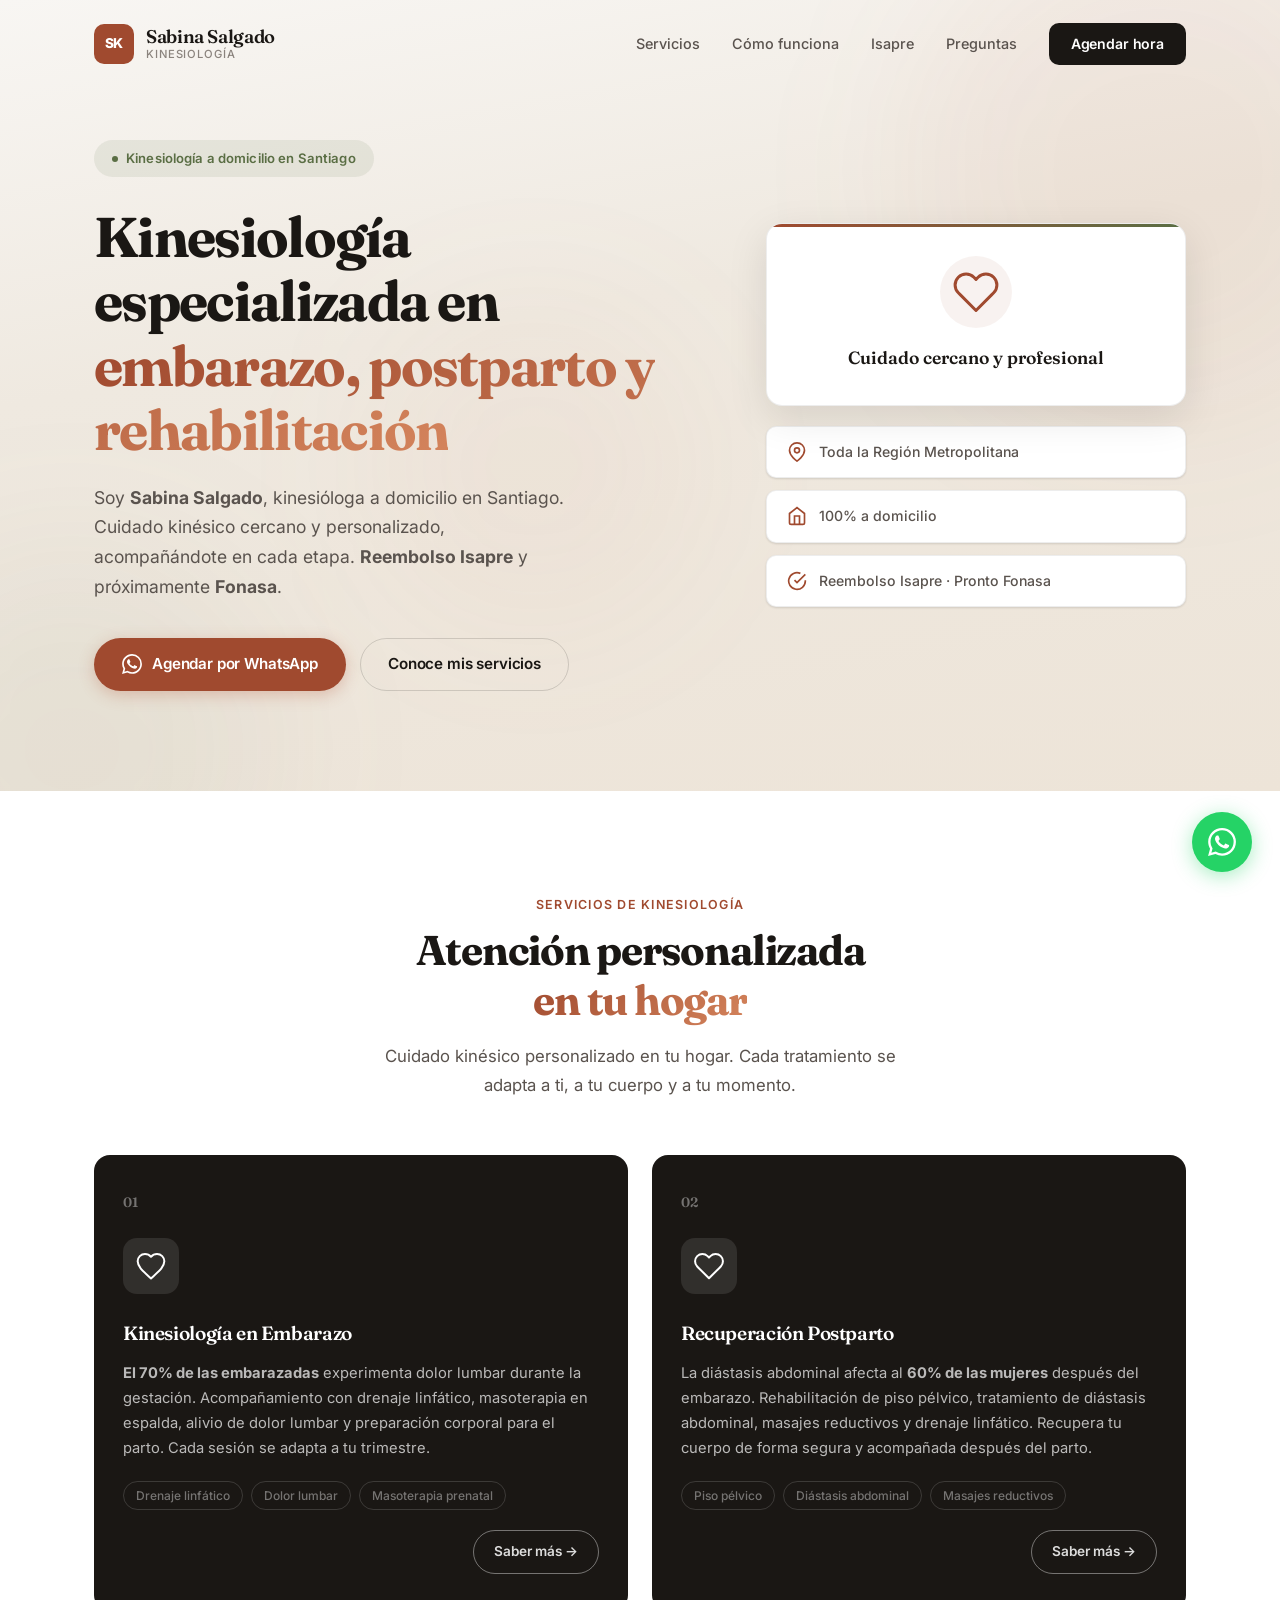
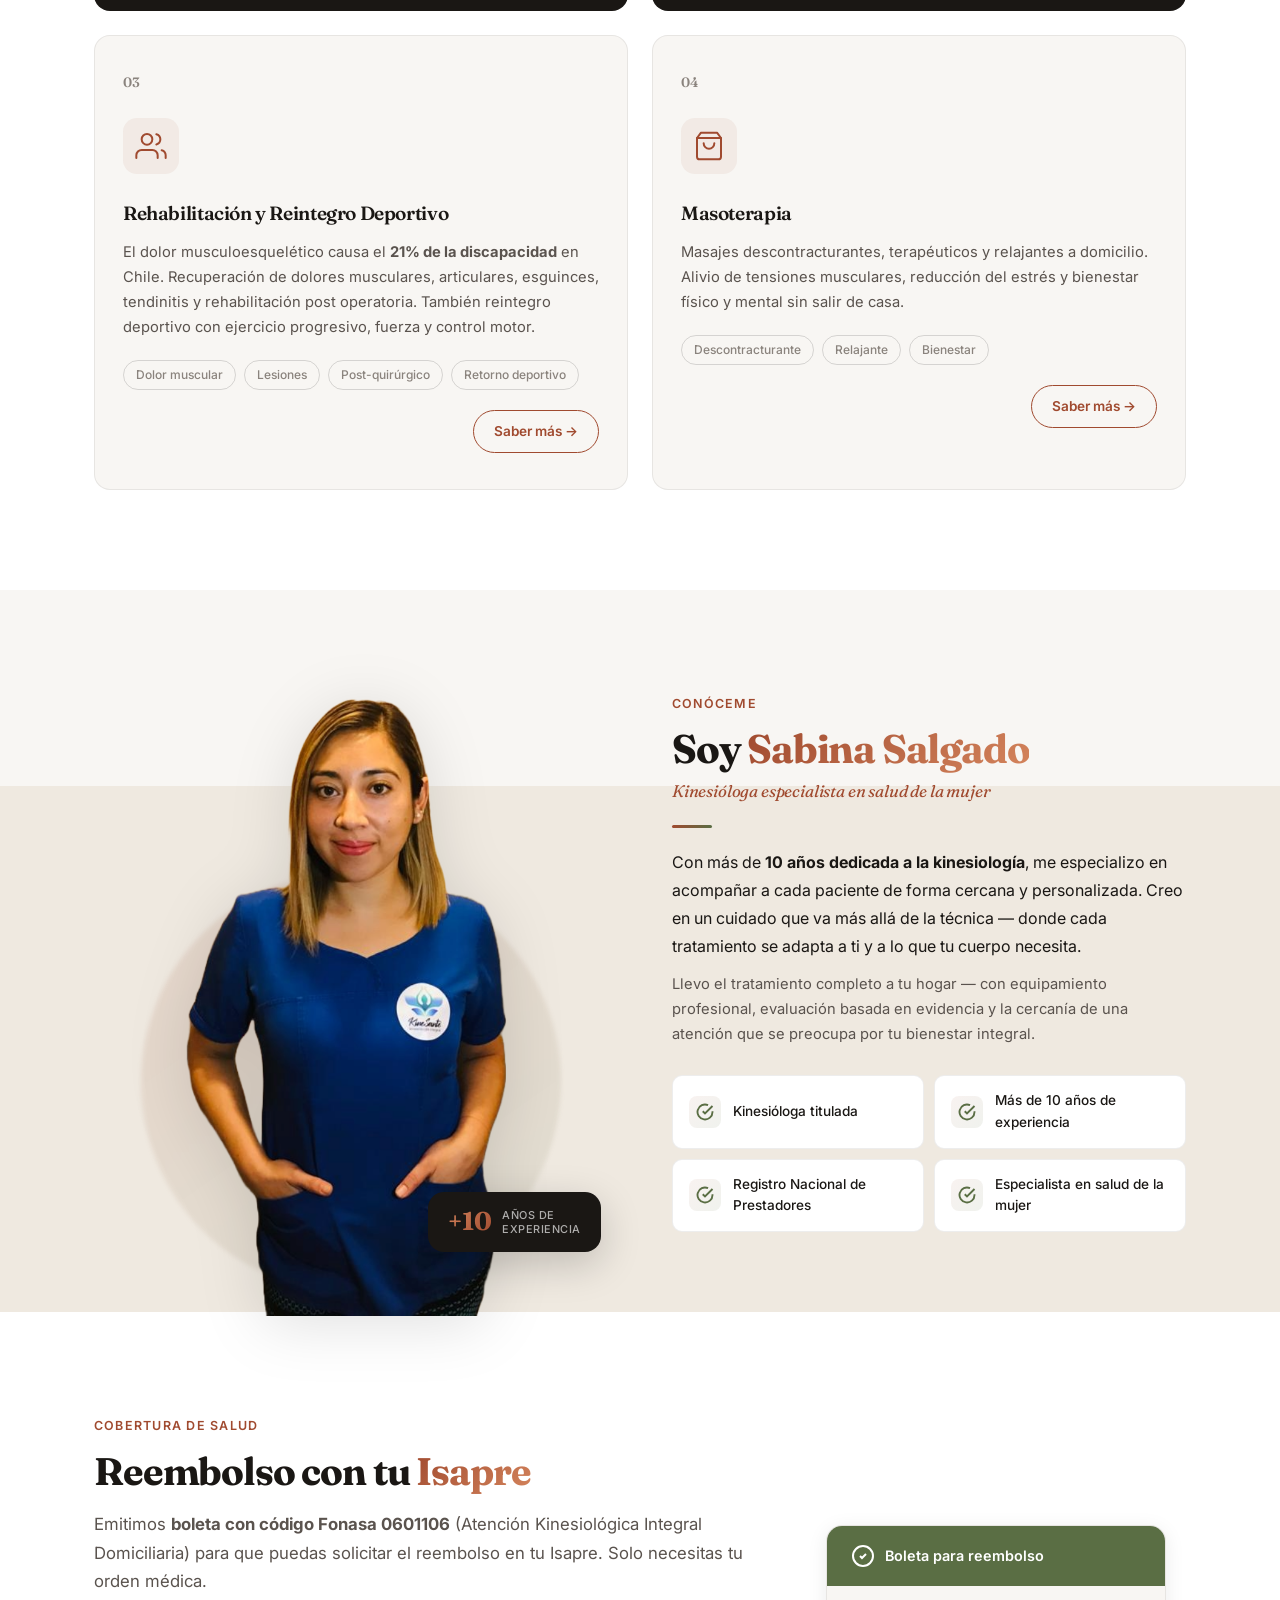
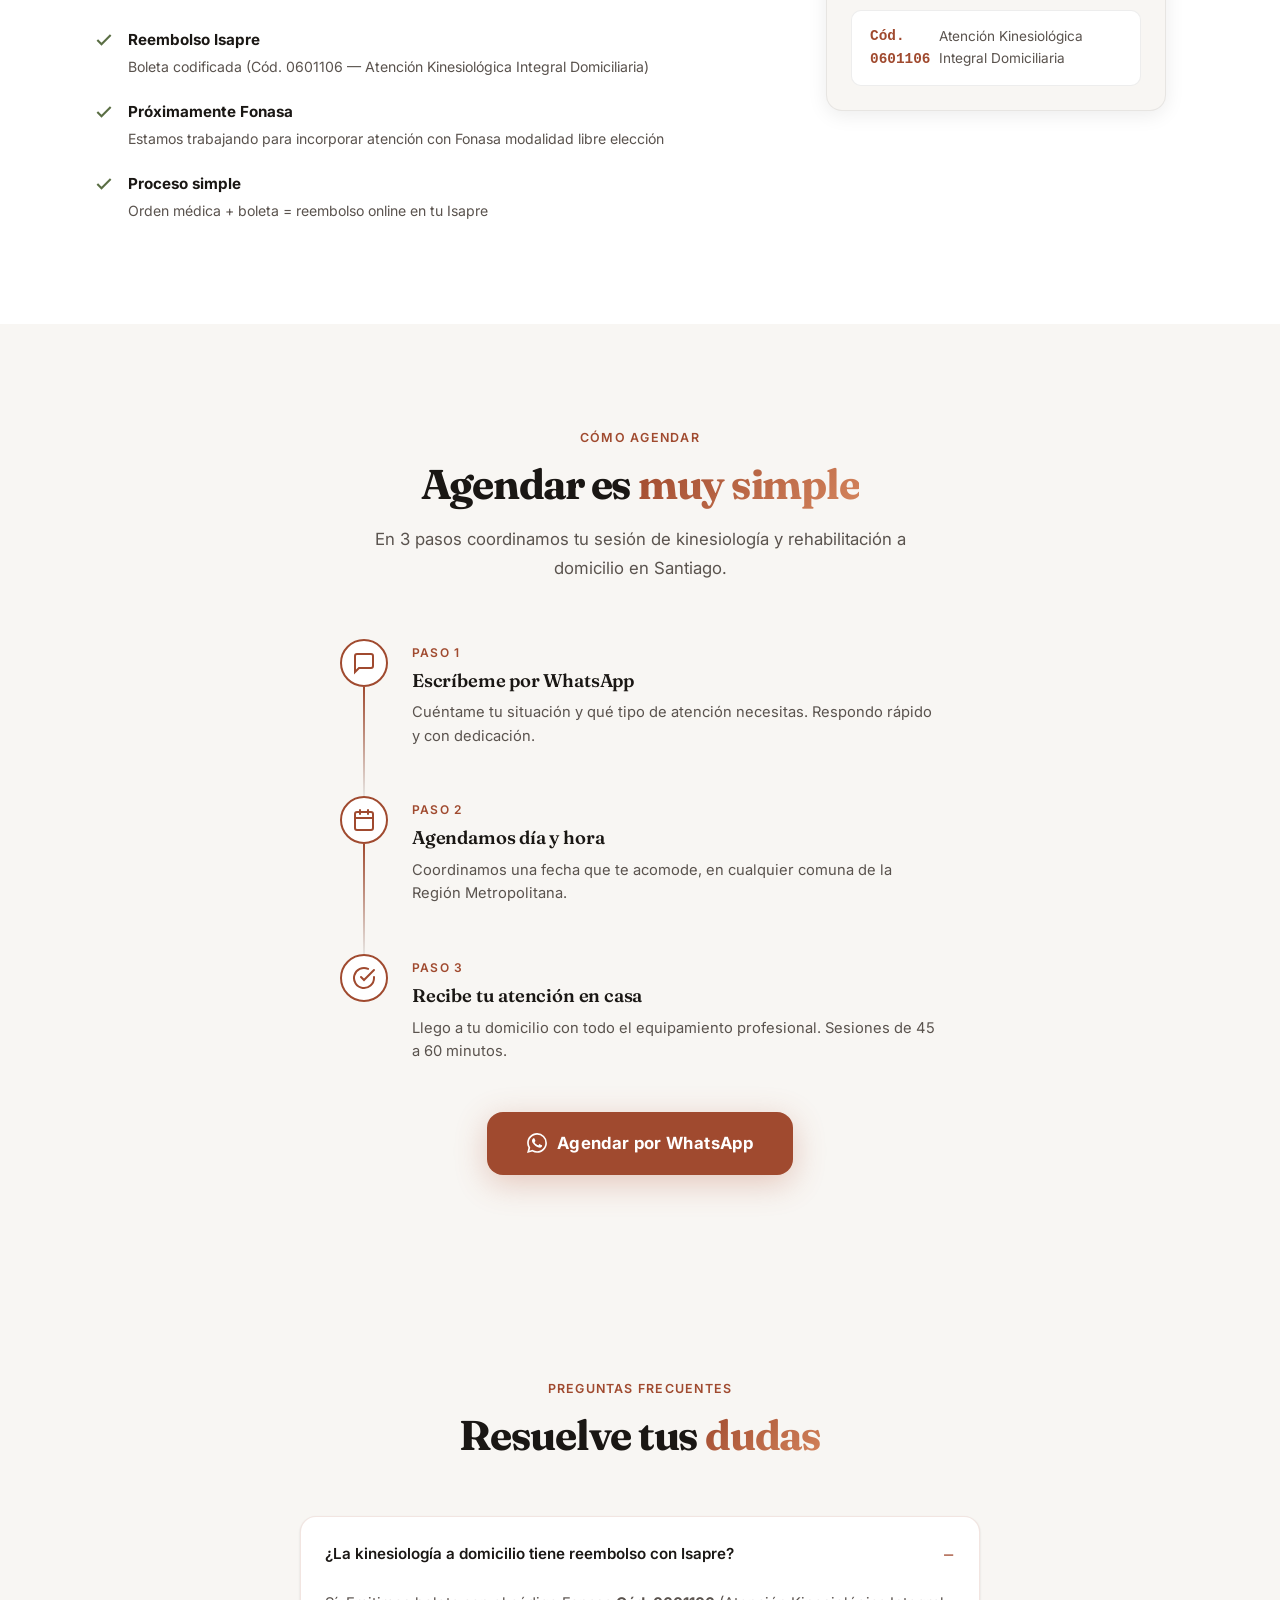
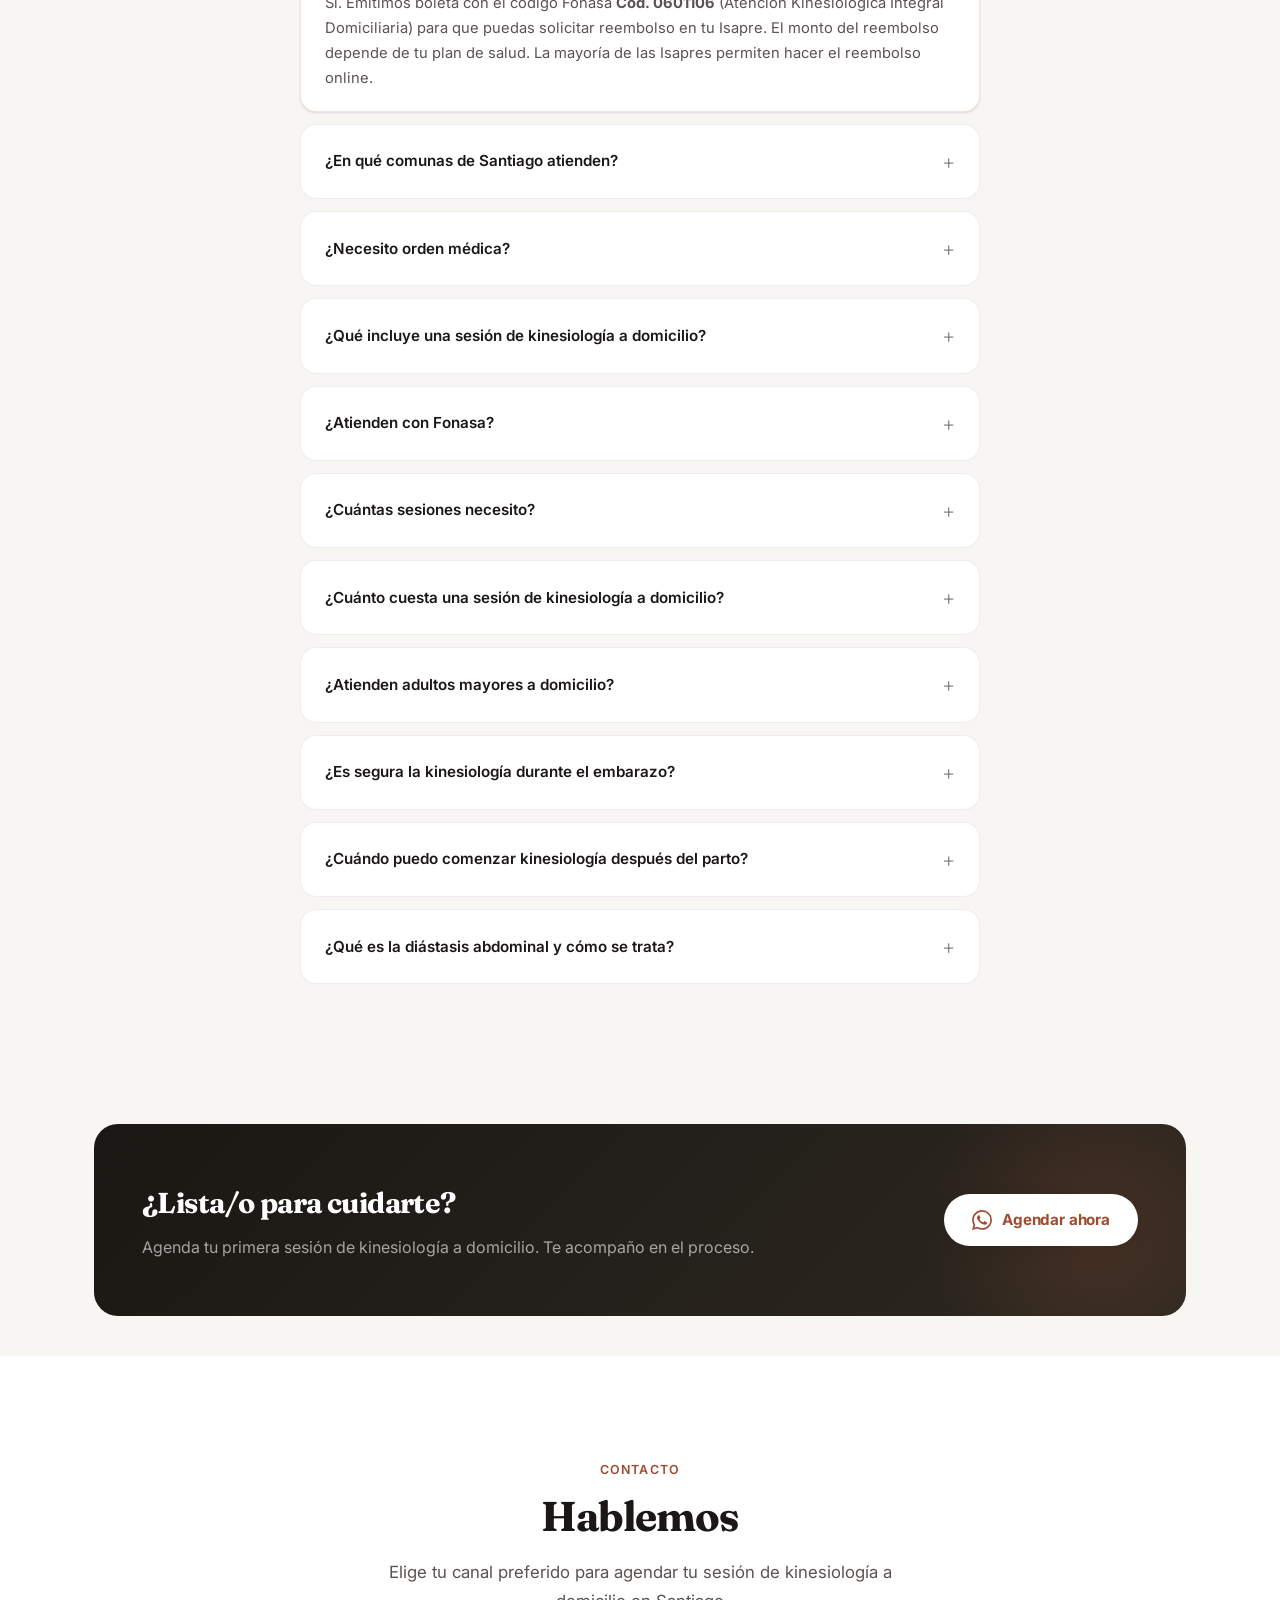
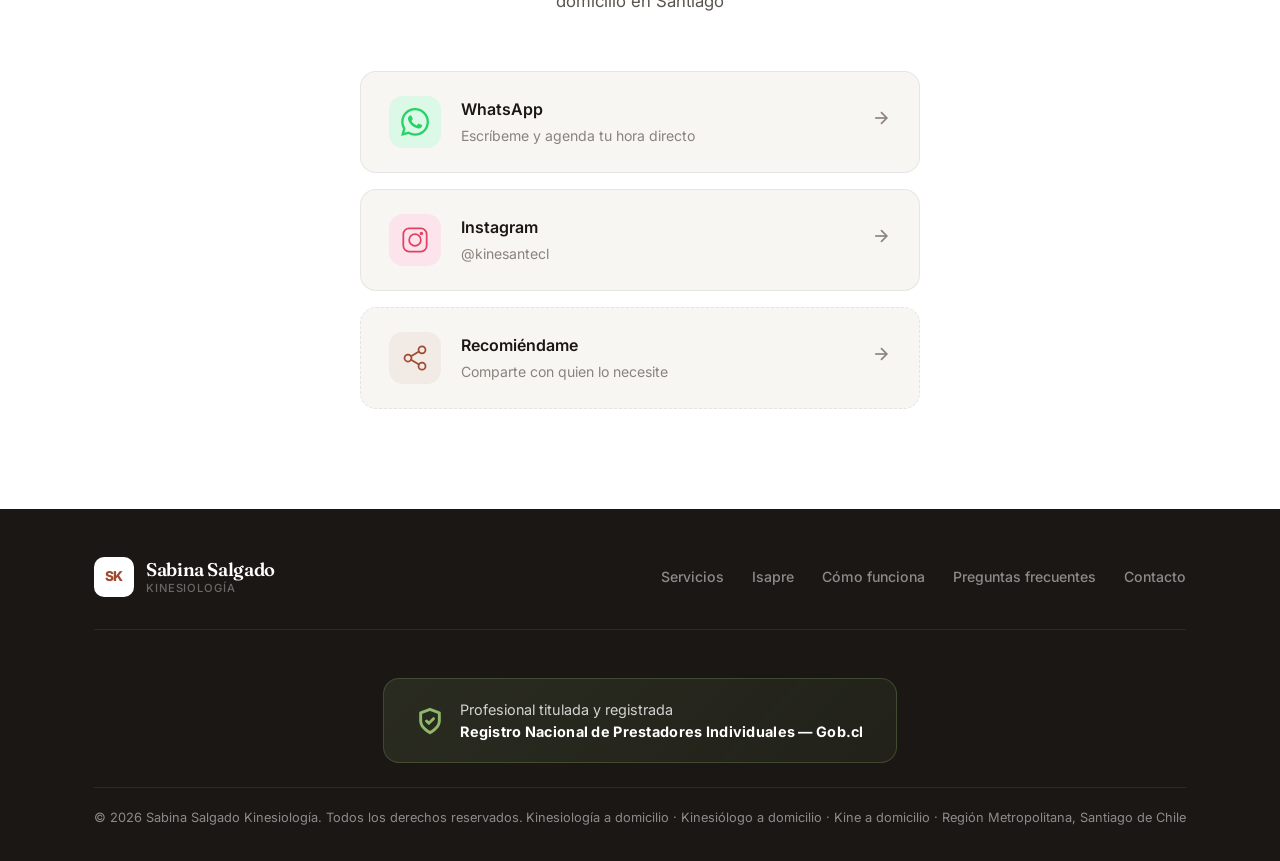
<file: index.html>
<!DOCTYPE html>
<html lang="es-CL">
<head>
  <meta charset="UTF-8">
  <meta name="viewport" content="width=device-width, initial-scale=1.0, maximum-scale=1.0, user-scalable=no">

  <!-- Primary SEO Meta Tags -->
  <title>Kinesiología a Domicilio Santiago | Sabina Salgado Kine</title>
  <meta name="description" content="Kinesióloga a domicilio en Santiago. Especialista en embarazo, postparto y salud de la mujer. Kinesiología musculoesquelética, reintegro deportivo y masoterapia. Reembolso Isapre.">
  <meta name="keywords" content="kinesiología a domicilio, kinesiólogo a domicilio, kine a domicilio, kinesiología a domicilio Santiago, kinesiólogo a domicilio Santiago, kine a domicilio Santiago, kinesiólogo cerca de mí, kinesiología prenatal, kinesiología postnatal, kinesiología embarazo, kinesiología postparto, piso pélvico rehabilitación, diástasis abdominal tratamiento, drenaje linfático embarazo, recuperación postparto, kinesiología musculoesquelética, reintegro deportivo, masoterapia a domicilio Santiago, rehabilitación a domicilio Santiago, kinesiólogo a domicilio precio, kinesiólogo reembolso isapre, kine Puente Alto, kine Maipú, kine La Florida, kine La Cisterna, kine Las Condes, kine Providencia, kine Ñuñoa, kine San Bernardo, kinesiólogo a domicilio Puente Alto, kinesiólogo a domicilio Maipú, kinesiólogo a domicilio La Florida, kinesiólogo adulto mayor a domicilio, masajes descontracturantes a domicilio Santiago">
  <meta name="author" content="Sabina Salgado - Kinesióloga">
  <meta name="robots" content="index, follow, max-snippet:-1, max-image-preview:large">
  <link rel="canonical" href="https://sabinasalgado.cl/">

  <!-- Technical SEO: Favicon, Manifest, Theme -->
  <meta name="theme-color" content="#a04a2f">
  <meta name="msapplication-TileColor" content="#a04a2f">
  <link rel="icon" type="image/svg+xml" href="/favicon.svg">
  <link rel="icon" type="image/png" sizes="32x32" href="/favicon-32.png">
  <link rel="icon" type="image/png" sizes="16x16" href="/favicon-16.png">
  <link rel="apple-touch-icon" sizes="180x180" href="/apple-touch-icon.png">
  <link rel="manifest" href="/site.webmanifest">

  <!-- Open Graph / Social Media -->
  <meta property="og:type" content="website">
  <meta property="og:locale" content="es_CL">
  <meta property="og:title" content="Kinesiología a Domicilio Santiago | Sabina Salgado Kine">
  <meta property="og:description" content="Kinesióloga a domicilio en Santiago. Especialista en embarazo, postparto y salud de la mujer. Kinesiología musculoesquelética, reintegro deportivo y masoterapia. Reembolso Isapre.">
  <meta property="og:url" content="https://sabinasalgado.cl/">
  <meta property="og:site_name" content="Sabina Salgado Kinesiología">
  <meta property="og:image" content="https://sabinasalgado.cl/og-image.jpg">
  <meta property="og:image:width" content="1200">
  <meta property="og:image:height" content="630">
  <meta property="og:image:alt" content="Sabina Salgado - Kinesióloga a domicilio en Santiago, especialista en embarazo y postparto">

  <!-- Twitter Card -->
  <meta name="twitter:card" content="summary_large_image">
  <meta name="twitter:title" content="Kinesiología a Domicilio Santiago | Sabina Salgado Kine">
  <meta name="twitter:description" content="Kinesióloga a domicilio en Santiago. Especialista en embarazo, postparto y salud de la mujer. Kinesiología musculoesquelética, reintegro deportivo y masoterapia. Reembolso Isapre.">
  <meta name="twitter:image" content="https://sabinasalgado.cl/og-image.jpg">
  <meta name="twitter:image:alt" content="Sabina Salgado - Kinesióloga a domicilio en Santiago, especialista en embarazo y postparto">

  <!-- Geo / Local SEO -->
  <meta name="geo.region" content="CL-RM">
  <meta name="geo.placename" content="Santiago, Región Metropolitana">
  <meta name="geo.position" content="-33.4489;-70.6693">
  <meta name="ICBM" content="-33.4489, -70.6693">

  <!-- Performance: Preconnect -->
  <link rel="preconnect" href="https://fonts.googleapis.com">
  <link rel="preconnect" href="https://fonts.gstatic.com" crossorigin>
  <link rel="dns-prefetch" href="https://fonts.googleapis.com">

  <!-- Fonts with display=swap for CLS -->
  <link href="https://fonts.googleapis.com/css2?family=Inter:wght@400;500;600;700;800&family=Fraunces:opsz,wght@9..144,400;9..144,600;9..144,700&display=swap" rel="stylesheet">

  <!-- Google Analytics (GA4) -->
  <script async src="https://www.googletagmanager.com/gtag/js?id=G-V2FYG9DKXL"></script>
  <script>
    window.dataLayer = window.dataLayer || [];
    function gtag(){dataLayer.push(arguments);}
    gtag('js', new Date());
    gtag('config', 'G-V2FYG9DKXL');
  </script>

  <!-- CSS -->
  <link rel="stylesheet" href="styles.css">

  <!-- Schema.org Structured Data: LocalBusiness + HealthBusiness -->
  <script type="application/ld+json">
  {
    "@context": "https://schema.org",
    "@type": "MedicalBusiness",
    "name": "Sabina Salgado Kinesiología",
    "description": "Kinesióloga a domicilio en Santiago y toda la Región Metropolitana. Especialista en salud de la mujer, embarazo y postparto. Kinesiología musculoesquelética, reintegro deportivo y masoterapia. Atención personalizada con reembolso Isapre.",
    "url": "https://sabinasalgado.cl",
    "telephone": "+56963518268",
    "alternateName": ["Kinesiólogo a Domicilio Santiago", "Kinesiología a Domicilio Región Metropolitana", "Kine a Domicilio Santiago"],
    "areaServed": [
      {
        "@type": "City",
        "name": "Santiago",
        "containedInPlace": {
          "@type": "AdministrativeArea",
          "name": "Región Metropolitana"
        }
      },
      { "@type": "City", "name": "Puente Alto" },
      { "@type": "City", "name": "Maipú" },
      { "@type": "City", "name": "La Florida" },
      { "@type": "City", "name": "Las Condes" },
      { "@type": "City", "name": "Providencia" },
      { "@type": "City", "name": "Ñuñoa" },
      { "@type": "City", "name": "Peñalolén" },
      { "@type": "City", "name": "Vitacura" },
      { "@type": "City", "name": "Lo Barnechea" },
      { "@type": "City", "name": "La Reina" },
      { "@type": "City", "name": "La Cisterna" },
      { "@type": "City", "name": "San Bernardo" },
      { "@type": "City", "name": "Macul" },
      { "@type": "City", "name": "San Miguel" }
    ],
    "serviceType": ["Kinesiología a Domicilio", "Kinesiología Prenatal y Postnatal", "Kinesiología Musculoesquelética", "Reintegro Deportivo", "Masoterapia", "Rehabilitación a Domicilio"],
    "priceRange": "$$",
    "paymentAccepted": "Efectivo, Transferencia, Reembolso Isapre",
    "currenciesAccepted": "CLP",
    "openingHours": "Mo-Sa 08:00-20:00",
    "geo": {
      "@type": "GeoCoordinates",
      "latitude": -33.4489,
      "longitude": -70.6693
    },
    "address": {
      "@type": "PostalAddress",
      "addressLocality": "Santiago",
      "addressRegion": "Región Metropolitana",
      "addressCountry": "CL"
    },
    "sameAs": [
      "https://instagram.com/kinesantecl",
      "https://wa.me/56963518268"
    ],
    "hasOfferCatalog": {
      "@type": "OfferCatalog",
      "name": "Servicios de Kinesiología a Domicilio",
      "itemListElement": [
        {
          "@type": "Offer",
          "itemOffered": {
            "@type": "Service",
            "name": "Kinesiología Prenatal y Postnatal a Domicilio en Santiago",
            "description": "Acompañamiento kinesiológico para embarazadas y mamás en postparto. Drenaje linfático, masoterapia prenatal, rehabilitación de piso pélvico, tratamiento de diástasis abdominal y masajes reductivos postparto a domicilio."
          }
        },
        {
          "@type": "Offer",
          "itemOffered": {
            "@type": "Service",
            "name": "Kinesiología Musculoesquelética a Domicilio en Santiago",
            "description": "Rehabilitación de dolores musculares y articulares, esguinces, tendinitis, contracturas y recuperación post operatoria. Evaluación funcional, terapia manual y ejercicio terapéutico a domicilio."
          }
        },
        {
          "@type": "Offer",
          "itemOffered": {
            "@type": "Service",
            "name": "Reintegro Deportivo a Domicilio en Santiago",
            "description": "Retorno seguro al deporte después de una lesión. Evaluación funcional deportiva, ejercicio progresivo, trabajo de fuerza y control motor. Prevención de recaídas."
          }
        },
        {
          "@type": "Offer",
          "itemOffered": {
            "@type": "Service",
            "name": "Masoterapia a Domicilio en Santiago",
            "description": "Masajes descontracturantes, terapéuticos y relajantes a domicilio. Alivio de tensiones musculares, reducción del estrés y bienestar integral."
          }
        }
      ]
    }
  }
  </script>

  <!-- Schema.org: FAQPage -->
  <script type="application/ld+json">
  {
    "@context": "https://schema.org",
    "@type": "FAQPage",
    "mainEntity": [
      {
        "@type": "Question",
        "name": "¿La kinesiología a domicilio tiene reembolso con Isapre?",
        "acceptedAnswer": {
          "@type": "Answer",
          "text": "Sí. Emitimos boleta con el código Fonasa 0601106 (Atención Kinesiológica Integral Domiciliaria) para que puedas solicitar reembolso en tu Isapre. El monto depende de tu plan de salud."
        }
      },
      {
        "@type": "Question",
        "name": "¿En qué comunas de Santiago atienden a domicilio?",
        "acceptedAnswer": {
          "@type": "Answer",
          "text": "Atendemos en todas las comunas de la Región Metropolitana de Santiago: Puente Alto, Maipú, La Florida, La Cisterna, Las Condes, Providencia, Ñuñoa, Santiago Centro, Peñalolén, San Bernardo, Vitacura, Lo Barnechea, La Reina, Macul, San Miguel y más. Tu kine a domicilio cerca de ti."
        }
      },
      {
        "@type": "Question",
        "name": "¿Necesito orden médica para kinesiología a domicilio?",
        "acceptedAnswer": {
          "@type": "Answer",
          "text": "Para realizar el reembolso en tu Isapre sí necesitas una orden médica. Si no la tienes, podemos evaluarte y orientarte para obtenerla."
        }
      },
      {
        "@type": "Question",
        "name": "¿Qué incluye una sesión de kinesiología a domicilio?",
        "acceptedAnswer": {
          "@type": "Answer",
          "text": "Cada sesión incluye evaluación, tratamiento personalizado y ejercicios terapéuticos. Llevamos todo el equipamiento profesional necesario a tu domicilio. Las sesiones duran entre 45 y 60 minutos."
        }
      },
      {
        "@type": "Question",
        "name": "¿Cuánto cuesta una sesión de kinesiología a domicilio?",
        "acceptedAnswer": {
          "@type": "Answer",
          "text": "El valor de la sesión de kinesiología a domicilio depende del tipo de tratamiento. Contáctanos por WhatsApp para consultar precios y disponibilidad. Con tu Isapre puedes obtener reembolso, reduciendo significativamente el costo de cada sesión."
        }
      },
      {
        "@type": "Question",
        "name": "¿Atienden adultos mayores a domicilio?",
        "acceptedAnswer": {
          "@type": "Answer",
          "text": "Sí. La kinesiología a domicilio para adultos mayores es uno de nuestros servicios más solicitados. Trabajamos rehabilitación funcional, prevención de caídas, fortalecimiento muscular y mejora de la movilidad en la comodidad del hogar del paciente."
        }
      },
      {
        "@type": "Question",
        "name": "¿Atienden con Fonasa?",
        "acceptedAnswer": {
          "@type": "Answer",
          "text": "Próximamente. Estamos trabajando para incorporar atención con Fonasa en modalidad libre elección. Actualmente aceptamos pago particular con boleta para reembolso Isapre."
        }
      },
      {
        "@type": "Question",
        "name": "¿Cuántas sesiones necesito?",
        "acceptedAnswer": {
          "@type": "Answer",
          "text": "Depende de tu diagnóstico y condición. En la primera sesión realizamos una evaluación completa y te entregamos un plan de tratamiento con la cantidad estimada de sesiones. Generalmente los programas son de 10 sesiones."
        }
      },
      {
        "@type": "Question",
        "name": "¿Es segura la kinesiología durante el embarazo?",
        "acceptedAnswer": {
          "@type": "Answer",
          "text": "Sí, la kinesiología prenatal es completamente segura y muy beneficiosa. Ayuda a aliviar dolores de espalda, reducir la hinchazón con drenaje linfático y preparar el cuerpo para el parto. Cada sesión se adapta al trimestre de embarazo y a las necesidades de cada mamá."
        }
      },
      {
        "@type": "Question",
        "name": "¿Cuándo puedo comenzar kinesiología después del parto?",
        "acceptedAnswer": {
          "@type": "Answer",
          "text": "En parto vaginal, generalmente puedes comenzar la rehabilitación de piso pélvico y el trabajo abdominal suave a partir de las 6 semanas postparto. En cesárea, se recomienda esperar entre 8 y 12 semanas. En la evaluación inicial determinamos el mejor momento según tu recuperación."
        }
      },
      {
        "@type": "Question",
        "name": "¿Qué es la diástasis abdominal y cómo se trata?",
        "acceptedAnswer": {
          "@type": "Answer",
          "text": "La diástasis abdominal es la separación de los músculos rectos del abdomen, muy común después del embarazo. Se trata con ejercicios específicos de activación abdominal profunda, trabajo de faja abdominal y reeducación postural. Con un programa personalizado de kinesiología se pueden lograr resultados significativos."
        }
      }
    ]
  }
  </script>

  <!-- Schema.org: Person (Professional) -->
  <script type="application/ld+json">
  {
    "@context": "https://schema.org",
    "@type": "Person",
    "name": "Sabina Salgado",
    "jobTitle": "Kinesióloga",
    "description": "Kinesióloga a domicilio en Santiago. Especialista en salud de la mujer, kinesiología prenatal y postnatal, rehabilitación musculoesquelética, reintegro deportivo y masoterapia.",
    "url": "https://sabinasalgado.cl",
    "telephone": "+56963518268",
    "knowsAbout": ["Kinesiología Prenatal", "Kinesiología Postnatal", "Rehabilitación de Piso Pélvico", "Diástasis Abdominal", "Kinesiología Musculoesquelética", "Reintegro Deportivo", "Masoterapia", "Drenaje Linfático"],
    "workLocation": {
      "@type": "City",
      "name": "Santiago",
      "containedInPlace": {
        "@type": "AdministrativeArea",
        "name": "Región Metropolitana, Chile"
      }
    },
    "sameAs": [
      "https://instagram.com/kinesantecl",
      "https://wa.me/56963518268"
    ]
  }
  </script>

  <!-- Schema.org: SpeakableSpecification (Voice Search) -->
  <script type="application/ld+json">
  {
    "@context": "https://schema.org",
    "@type": "WebPage",
    "name": "Kinesiología a Domicilio Santiago | Sabina Salgado",
    "speakable": {
      "@type": "SpeakableSpecification",
      "cssSelector": [".hero-subtitle", ".sobre-mi-intro", ".faq-answer"]
    },
    "url": "https://sabinasalgado.cl/"
  }
  </script>

  <!-- Schema.org: HowTo (Proceso de agendamiento) -->
  <script type="application/ld+json">
  {
    "@context": "https://schema.org",
    "@type": "HowTo",
    "name": "Cómo agendar kinesiología a domicilio en Santiago",
    "description": "En 3 simples pasos puedes coordinar tu sesión de kinesiología a domicilio en Santiago y toda la Región Metropolitana.",
    "totalTime": "PT5M",
    "step": [
      {
        "@type": "HowToStep",
        "position": 1,
        "name": "Escríbeme por WhatsApp",
        "text": "Cuéntame tu situación y qué tipo de atención necesitas. Respondo rápido.",
        "url": "https://sabinasalgado.cl/#como-funciona"
      },
      {
        "@type": "HowToStep",
        "position": 2,
        "name": "Agendamos día y hora",
        "text": "Coordinamos una fecha que te acomode, en cualquier comuna de la Región Metropolitana.",
        "url": "https://sabinasalgado.cl/#como-funciona"
      },
      {
        "@type": "HowToStep",
        "position": 3,
        "name": "Recibe tu atención en casa",
        "text": "Llego a tu domicilio con todo el equipamiento profesional. Sesiones de 45 a 60 minutos.",
        "url": "https://sabinasalgado.cl/#como-funciona"
      }
    ]
  }
  </script>

  <!-- Schema.org: BreadcrumbList -->
  <script type="application/ld+json">
  {
    "@context": "https://schema.org",
    "@type": "BreadcrumbList",
    "itemListElement": [
      {
        "@type": "ListItem",
        "position": 1,
        "name": "Inicio",
        "item": "https://sabinasalgado.cl/"
      },
      {
        "@type": "ListItem",
        "position": 2,
        "name": "Servicios de Kinesiología a Domicilio",
        "item": "https://sabinasalgado.cl/#servicios"
      },
      {
        "@type": "ListItem",
        "position": 3,
        "name": "Contacto",
        "item": "https://sabinasalgado.cl/#contacto"
      }
    ]
  }
  </script>
</head>
<body>

  <!-- Header -->
  <header class="header" id="header" role="banner">
    <div class="container header-inner">
      <a href="/" class="logo" aria-label="Sabina Salgado Kinesiología - Inicio">
        <span class="logo-icon" aria-hidden="true">SK</span>
        <div class="logo-text">Sabina Salgado<span>Kinesiología</span></div>
      </a>
      <nav class="nav" id="nav" role="navigation" aria-label="Menú principal">
        <a href="#servicios">Servicios</a>
        <a href="#como-funciona">Cómo funciona</a>
        <a href="#isapre">Isapre</a>
        <a href="#faq">Preguntas</a>
        <a href="#contacto" class="btn btn-nav">Agendar hora</a>
      </nav>
      <button class="menu-toggle" id="menu-toggle" aria-label="Abrir menú de navegación" aria-expanded="false">
        <span></span><span></span><span></span>
      </button>
    </div>
  </header>

  <main role="main">

    <!-- Hero -->
    <section class="hero" aria-labelledby="hero-title">
      <div class="hero-bg-shapes" aria-hidden="true">
        <div class="shape shape-1"></div>
        <div class="shape shape-2"></div>
        <div class="shape shape-3"></div>
      </div>
      <div class="container hero-container">
        <div class="hero-content animate-up">
          <p class="hero-badge" aria-label="Disponibilidad">
            <span class="badge-dot" aria-hidden="true"></span>
            Kinesiología a domicilio en Santiago
          </p>
          <h1 id="hero-title">Kinesiología especializada en <span class="text-gradient">embarazo, postparto y rehabilitación</span></h1>
          <p class="hero-subtitle">Soy <strong>Sabina Salgado</strong>, kinesióloga a domicilio en Santiago. Cuidado kinésico cercano y personalizado, acompañándote en cada etapa. <strong>Reembolso Isapre</strong> y próximamente <strong>Fonasa</strong>.</p>
          <div class="hero-actions">
            <a href="https://wa.me/56963518268?text=Hola%20Sabina%2C%20me%20gustaría%20agendar%20una%20hora%20de%20kinesiología%20a%20domicilio" class="btn btn-primary" target="_blank" rel="noopener" aria-label="Agendar hora de kinesiología por WhatsApp">
              <svg width="20" height="20" viewBox="0 0 24 24" fill="currentColor" aria-hidden="true"><path d="M17.472 14.382c-.297-.149-1.758-.867-2.03-.967-.273-.099-.471-.148-.67.15-.197.297-.767.966-.94 1.164-.173.199-.347.223-.644.075-.297-.15-1.255-.463-2.39-1.475-.883-.788-1.48-1.761-1.653-2.059-.173-.297-.018-.458.13-.606.134-.133.298-.347.446-.52.149-.174.198-.298.298-.497.099-.198.05-.371-.025-.52-.075-.149-.669-1.612-.916-2.207-.242-.579-.487-.5-.669-.51-.173-.008-.371-.01-.57-.01-.198 0-.52.074-.792.372-.272.297-1.04 1.016-1.04 2.479 0 1.462 1.065 2.875 1.213 3.074.149.198 2.096 3.2 5.077 4.487.709.306 1.262.489 1.694.625.712.227 1.36.195 1.871.118.571-.085 1.758-.719 2.006-1.413.248-.694.248-1.289.173-1.413-.074-.124-.272-.198-.57-.347m-5.421 7.403h-.004a9.87 9.87 0 01-5.031-1.378l-.361-.214-3.741.982.998-3.648-.235-.374a9.86 9.86 0 01-1.51-5.26c.001-5.45 4.436-9.884 9.888-9.884 2.64 0 5.122 1.03 6.988 2.898a9.825 9.825 0 012.893 6.994c-.003 5.45-4.437 9.884-9.885 9.884m8.413-18.297A11.815 11.815 0 0012.05 0C5.495 0 .16 5.335.157 11.892c0 2.096.547 4.142 1.588 5.945L.057 24l6.305-1.654a11.882 11.882 0 005.683 1.448h.005c6.554 0 11.89-5.335 11.893-11.893a11.821 11.821 0 00-3.48-8.413z"/></svg>
              Agendar por WhatsApp
            </a>
            <a href="#servicios" class="btn btn-ghost">Conoce mis servicios</a>
          </div>
        </div>
        <div class="hero-visual animate-up delay-1">
          <div class="hero-card">
            <div class="hero-card-inner">
              <div class="hero-card-icon" aria-hidden="true">
                <svg width="48" height="48" viewBox="0 0 24 24" fill="none" stroke="currentColor" stroke-width="1.5" stroke-linecap="round" stroke-linejoin="round"><path d="M20.84 4.61a5.5 5.5 0 00-7.78 0L12 5.67l-1.06-1.06a5.5 5.5 0 00-7.78 7.78l1.06 1.06L12 21.23l7.78-7.78 1.06-1.06a5.5 5.5 0 000-7.78z"/></svg>
              </div>
              <p class="hero-card-label">Cuidado cercano y profesional</p>
            </div>
          </div>
          <div class="hero-stats">
            <div class="stat-item">
              <svg width="20" height="20" viewBox="0 0 24 24" fill="none" stroke="currentColor" stroke-width="2" aria-hidden="true"><path d="M21 10c0 7-9 13-9 13s-9-6-9-13a9 9 0 0118 0z"/><circle cx="12" cy="10" r="3"/></svg>
              <span>Toda la Región Metropolitana</span>
            </div>
            <div class="stat-item">
              <svg width="20" height="20" viewBox="0 0 24 24" fill="none" stroke="currentColor" stroke-width="2" aria-hidden="true"><path d="M3 9l9-7 9 7v11a2 2 0 01-2 2H5a2 2 0 01-2-2z"/><polyline points="9 22 9 12 15 12 15 22"/></svg>
              <span>100% a domicilio</span>
            </div>
            <div class="stat-item">
              <svg width="20" height="20" viewBox="0 0 24 24" fill="none" stroke="currentColor" stroke-width="2" aria-hidden="true"><path d="M22 11.08V12a10 10 0 11-5.93-9.14"/><polyline points="22 4 12 14.01 9 11.01"/></svg>
              <span>Reembolso Isapre · Pronto Fonasa</span>
            </div>
          </div>
        </div>
      </div>
    </section>

    <!-- Servicios de Kinesiología a Domicilio -->
    <section class="servicios" id="servicios" aria-labelledby="servicios-title">
      <div class="container">
        <div class="section-header animate-up">
          <span class="section-tag">Servicios de kinesiología</span>
          <h2 class="section-title" id="servicios-title">Atención personalizada<br><span class="text-gradient">en tu hogar</span></h2>
          <p class="section-subtitle">Cuidado kinésico personalizado en tu hogar. Cada tratamiento se adapta a ti, a tu cuerpo y a tu momento.</p>
        </div>
        <div class="servicios-grid">

          <article class="servicio-card featured animate-up">
            <div class="servicio-number" aria-hidden="true">01</div>
            <div class="servicio-icon" aria-hidden="true">
              <svg width="32" height="32" viewBox="0 0 24 24" fill="none" stroke="currentColor" stroke-width="1.5" stroke-linecap="round" stroke-linejoin="round"><path d="M12 21.35l-1.45-1.32C5.4 15.36 2 12.28 2 8.5 2 5.42 4.42 3 7.5 3c1.74 0 3.41.81 4.5 2.09C13.09 3.81 14.76 3 16.5 3 19.58 3 22 5.42 22 8.5c0 3.78-3.4 6.86-8.55 11.54L12 21.35z"/></svg>
            </div>
            <h3>Kinesiología en Embarazo</h3>
            <p><strong>El 70% de las embarazadas</strong> experimenta dolor lumbar durante la gestación. Acompañamiento con drenaje linfático, masoterapia en espalda, alivio de dolor lumbar y preparación corporal para el parto. Cada sesión se adapta a tu trimestre.</p>
            <div class="servicio-tags">
              <span>Drenaje linfático</span>
              <span>Dolor lumbar</span>
              <span>Masoterapia prenatal</span>
            </div>
            <a href="/kinesiologia-embarazo/" class="servicio-link">Saber más →</a>
          </article>

          <article class="servicio-card featured animate-up delay-1">
            <div class="servicio-number" aria-hidden="true">02</div>
            <div class="servicio-icon" aria-hidden="true">
              <svg width="32" height="32" viewBox="0 0 24 24" fill="none" stroke="currentColor" stroke-width="1.5" stroke-linecap="round" stroke-linejoin="round"><path d="M20.84 4.61a5.5 5.5 0 00-7.78 0L12 5.67l-1.06-1.06a5.5 5.5 0 00-7.78 7.78l1.06 1.06L12 21.23l7.78-7.78 1.06-1.06a5.5 5.5 0 000-7.78z"/></svg>
            </div>
            <h3>Recuperación Postparto</h3>
            <p>La diástasis abdominal afecta al <strong>60% de las mujeres</strong> después del embarazo. Rehabilitación de piso pélvico, tratamiento de diástasis abdominal, masajes reductivos y drenaje linfático. Recupera tu cuerpo de forma segura y acompañada después del parto.</p>
            <div class="servicio-tags">
              <span>Piso pélvico</span>
              <span>Diástasis abdominal</span>
              <span>Masajes reductivos</span>
            </div>
            <a href="/recuperacion-postparto/" class="servicio-link">Saber más →</a>
          </article>

          <article class="servicio-card animate-up delay-2">
            <div class="servicio-number" aria-hidden="true">03</div>
            <div class="servicio-icon" aria-hidden="true">
              <svg width="32" height="32" viewBox="0 0 24 24" fill="none" stroke="currentColor" stroke-width="1.5" stroke-linecap="round" stroke-linejoin="round"><path d="M17 21v-2a4 4 0 00-4-4H5a4 4 0 00-4 4v2"/><circle cx="9" cy="7" r="4"/><path d="M23 21v-2a4 4 0 00-3-3.87"/><path d="M16 3.13a4 4 0 010 7.75"/></svg>
            </div>
            <h3>Rehabilitación y Reintegro Deportivo</h3>
            <p>El dolor musculoesquelético causa el <strong>21% de la discapacidad</strong> en Chile. Recuperación de dolores musculares, articulares, esguinces, tendinitis y rehabilitación post operatoria. También reintegro deportivo con ejercicio progresivo, fuerza y control motor.</p>
            <div class="servicio-tags">
              <span>Dolor muscular</span>
              <span>Lesiones</span>
              <span>Post-quirúrgico</span>
              <span>Retorno deportivo</span>
            </div>
            <a href="/rehabilitacion-deportiva/" class="servicio-link">Saber más →</a>
          </article>

          <article class="servicio-card animate-up delay-3">
            <div class="servicio-number" aria-hidden="true">04</div>
            <div class="servicio-icon" aria-hidden="true">
              <svg width="32" height="32" viewBox="0 0 24 24" fill="none" stroke="currentColor" stroke-width="1.5" stroke-linecap="round" stroke-linejoin="round"><path d="M6 2L3 6v14a2 2 0 002 2h14a2 2 0 002-2V6l-3-4z"/><line x1="3" y1="6" x2="21" y2="6"/><path d="M16 10a4 4 0 01-8 0"/></svg>
            </div>
            <h3>Masoterapia</h3>
            <p>Masajes descontracturantes, terapéuticos y relajantes a domicilio. Alivio de tensiones musculares, reducción del estrés y bienestar físico y mental sin salir de casa.</p>
            <div class="servicio-tags">
              <span>Descontracturante</span>
              <span>Relajante</span>
              <span>Bienestar</span>
            </div>
            <a href="/masoterapia/" class="servicio-link">Saber más →</a>
          </article>

        </div>
      </div>
    </section>

    <!-- Sobre Mí -->
    <section class="sobre-mi" id="sobre-mi" aria-labelledby="sobre-mi-title">
      <div class="container">
        <div class="sobre-mi-inner">
          <div class="sobre-mi-photo-wrap animate-slide-left">
            <div class="photo-frame">
              <div class="photo-bg-shape" aria-hidden="true"></div>
              <img src="assets/sabina-salgado.png" alt="Sabina Salgado — Kinesióloga a domicilio en Santiago" loading="lazy" class="photo-img">
              <div class="photo-experience-badge">
                <span class="badge-number">+10</span>
                <span class="badge-label">años de<br>experiencia</span>
              </div>
            </div>
          </div>
          <div class="sobre-mi-content animate-slide-right">
            <span class="section-tag">Conóceme</span>
            <h2 id="sobre-mi-title">Soy <span class="text-gradient">Sabina Salgado</span></h2>
            <p class="sobre-mi-role">Kinesióloga especialista en salud de la mujer</p>
            <div class="sobre-mi-divider" aria-hidden="true"></div>
            <p class="sobre-mi-intro">Con más de <strong>10 años dedicada a la kinesiología</strong>, me especializo en acompañar a cada paciente de forma cercana y personalizada. Creo en un cuidado que va más allá de la técnica — donde cada tratamiento se adapta a ti y a lo que tu cuerpo necesita.</p>
            <p class="sobre-mi-desc">Llevo el tratamiento completo a tu hogar — con equipamiento profesional, evaluación basada en evidencia y la cercanía de una atención que se preocupa por tu bienestar integral.</p>
            <div class="sobre-mi-credenciales">
              <div class="credencial animate-slide-right" style="--delay: 0.1s">
                <div class="credencial-icon" aria-hidden="true">
                  <svg width="18" height="18" viewBox="0 0 24 24" fill="none" stroke="currentColor" stroke-width="2.5"><path d="M22 11.08V12a10 10 0 11-5.93-9.14"/><polyline points="22 4 12 14.01 9 11.01"/></svg>
                </div>
                <span>Kinesióloga titulada</span>
              </div>
              <div class="credencial animate-slide-right" style="--delay: 0.2s">
                <div class="credencial-icon" aria-hidden="true">
                  <svg width="18" height="18" viewBox="0 0 24 24" fill="none" stroke="currentColor" stroke-width="2.5"><path d="M22 11.08V12a10 10 0 11-5.93-9.14"/><polyline points="22 4 12 14.01 9 11.01"/></svg>
                </div>
                <span>Más de 10 años de experiencia</span>
              </div>
              <div class="credencial animate-slide-right" style="--delay: 0.3s">
                <div class="credencial-icon" aria-hidden="true">
                  <svg width="18" height="18" viewBox="0 0 24 24" fill="none" stroke="currentColor" stroke-width="2.5"><path d="M22 11.08V12a10 10 0 11-5.93-9.14"/><polyline points="22 4 12 14.01 9 11.01"/></svg>
                </div>
                <span>Registro Nacional de Prestadores</span>
              </div>
              <div class="credencial animate-slide-right" style="--delay: 0.4s">
                <div class="credencial-icon" aria-hidden="true">
                  <svg width="18" height="18" viewBox="0 0 24 24" fill="none" stroke="currentColor" stroke-width="2.5"><path d="M22 11.08V12a10 10 0 11-5.93-9.14"/><polyline points="22 4 12 14.01 9 11.01"/></svg>
                </div>
                <span>Especialista en salud de la mujer</span>
              </div>
            </div>
          </div>
        </div>
      </div>
    </section>

    <!-- Reembolso Isapre / Fonasa -->
    <section class="isapre" id="isapre" aria-labelledby="isapre-title">
      <div class="container">
        <div class="isapre-inner animate-up">
          <div class="isapre-content">
            <span class="section-tag">Cobertura de salud</span>
            <h2 id="isapre-title">Reembolso con tu <span class="text-gradient">Isapre</span></h2>
            <p>Emitimos <strong>boleta con código Fonasa 0601106</strong> (Atención Kinesiológica Integral Domiciliaria) para que puedas solicitar el reembolso en tu Isapre. Solo necesitas tu orden médica.</p>
            <ul class="isapre-list">
              <li>
                <svg width="20" height="20" viewBox="0 0 24 24" fill="none" stroke="currentColor" stroke-width="2.5" aria-hidden="true"><polyline points="20 6 9 17 4 12"/></svg>
                <div>
                  <strong>Reembolso Isapre</strong>
                  <span>Boleta codificada (Cód. 0601106 — Atención Kinesiológica Integral Domiciliaria)</span>
                </div>
              </li>
              <li>
                <svg width="20" height="20" viewBox="0 0 24 24" fill="none" stroke="currentColor" stroke-width="2.5" aria-hidden="true"><polyline points="20 6 9 17 4 12"/></svg>
                <div>
                  <strong>Próximamente Fonasa</strong>
                  <span>Estamos trabajando para incorporar atención con Fonasa modalidad libre elección</span>
                </div>
              </li>
              <li>
                <svg width="20" height="20" viewBox="0 0 24 24" fill="none" stroke="currentColor" stroke-width="2.5" aria-hidden="true"><polyline points="20 6 9 17 4 12"/></svg>
                <div>
                  <strong>Proceso simple</strong>
                  <span>Orden médica + boleta = reembolso online en tu Isapre</span>
                </div>
              </li>
            </ul>
          </div>
          <div class="isapre-visual" aria-hidden="true">
            <div class="isapre-card">
              <div class="isapre-card-header">
                <svg width="24" height="24" viewBox="0 0 24 24" fill="none" stroke="currentColor" stroke-width="2"><path d="M9 12l2 2 4-4"/><path d="M12 22c5.523 0 10-4.477 10-10S17.523 2 12 2 2 6.477 2 12s4.477 10 10 10z"/></svg>
                Boleta para reembolso
              </div>
              <div class="isapre-card-body">
                <div class="isapre-code">
                  <span class="code-label">Cód. 0601106</span>
                  <span class="code-desc">Atención Kinesiológica Integral Domiciliaria</span>
                </div>
              </div>
            </div>
          </div>
        </div>
      </div>
    </section>

    <!-- Cómo Funciona -->
    <section class="proceso" id="como-funciona" aria-labelledby="proceso-title">
      <div class="container">
        <div class="section-header animate-up">
          <span class="section-tag">Cómo agendar</span>
          <h2 class="section-title" id="proceso-title">Agendar es <span class="text-gradient">muy simple</span></h2>
          <p class="section-subtitle">En 3 pasos coordinamos tu sesión de kinesiología y rehabilitación a domicilio en Santiago.</p>
        </div>
        <div class="proceso-timeline animate-up">
          <div class="proceso-step">
            <div class="step-connector" aria-hidden="true"></div>
            <div class="step-dot" aria-hidden="true">
              <svg width="24" height="24" viewBox="0 0 24 24" fill="none" stroke="currentColor" stroke-width="2" stroke-linecap="round"><path d="M21 15a2 2 0 01-2 2H7l-4 4V5a2 2 0 012-2h14a2 2 0 012 2z"/></svg>
            </div>
            <div class="step-content">
              <span class="step-number">Paso 1</span>
              <h3>Escríbeme por WhatsApp</h3>
              <p>Cuéntame tu situación y qué tipo de atención necesitas. Respondo rápido y con dedicación.</p>
            </div>
          </div>
          <div class="proceso-step">
            <div class="step-connector" aria-hidden="true"></div>
            <div class="step-dot" aria-hidden="true">
              <svg width="24" height="24" viewBox="0 0 24 24" fill="none" stroke="currentColor" stroke-width="2" stroke-linecap="round"><rect x="3" y="4" width="18" height="18" rx="2" ry="2"/><line x1="16" y1="2" x2="16" y2="6"/><line x1="8" y1="2" x2="8" y2="6"/><line x1="3" y1="10" x2="21" y2="10"/></svg>
            </div>
            <div class="step-content">
              <span class="step-number">Paso 2</span>
              <h3>Agendamos día y hora</h3>
              <p>Coordinamos una fecha que te acomode, en cualquier comuna de la Región Metropolitana.</p>
            </div>
          </div>
          <div class="proceso-step">
            <div class="step-connector" aria-hidden="true"></div>
            <div class="step-dot" aria-hidden="true">
              <svg width="24" height="24" viewBox="0 0 24 24" fill="none" stroke="currentColor" stroke-width="2" stroke-linecap="round"><path d="M22 11.08V12a10 10 0 11-5.93-9.14"/><polyline points="22 4 12 14.01 9 11.01"/></svg>
            </div>
            <div class="step-content">
              <span class="step-number">Paso 3</span>
              <h3>Recibe tu atención en casa</h3>
              <p>Llego a tu domicilio con todo el equipamiento profesional. Sesiones de 45 a 60 minutos.</p>
            </div>
          </div>
        </div><!-- end proceso-timeline -->
        <div class="proceso-cta animate-up">
          <a href="https://wa.me/56963518268?text=Hola%20Sabina%2C%20me%20gustaría%20agendar%20una%20hora%20de%20kinesiología%20a%20domicilio" class="btn btn-primary" target="_blank" rel="noopener">
            <svg width="20" height="20" viewBox="0 0 24 24" fill="currentColor" aria-hidden="true"><path d="M17.472 14.382c-.297-.149-1.758-.867-2.03-.967-.273-.099-.471-.148-.67.15-.197.297-.767.966-.94 1.164-.173.199-.347.223-.644.075-.297-.15-1.255-.463-2.39-1.475-.883-.788-1.48-1.761-1.653-2.059-.173-.297-.018-.458.13-.606.134-.133.298-.347.446-.52.149-.174.198-.298.298-.497.099-.198.05-.371-.025-.52-.075-.149-.669-1.612-.916-2.207-.242-.579-.487-.5-.669-.51-.173-.008-.371-.01-.57-.01-.198 0-.52.074-.792.372-.272.297-1.04 1.016-1.04 2.479 0 1.462 1.065 2.875 1.213 3.074.149.198 2.096 3.2 5.077 4.487.709.306 1.262.489 1.694.625.712.227 1.36.195 1.871.118.571-.085 1.758-.719 2.006-1.413.248-.694.248-1.289.173-1.413-.074-.124-.272-.198-.57-.347m-5.421 7.403h-.004a9.87 9.87 0 01-5.031-1.378l-.361-.214-3.741.982.998-3.648-.235-.374a9.86 9.86 0 01-1.51-5.26c.001-5.45 4.436-9.884 9.888-9.884 2.64 0 5.122 1.03 6.988 2.898a9.825 9.825 0 012.893 6.994c-.003 5.45-4.437 9.884-9.885 9.884m8.413-18.297A11.815 11.815 0 0012.05 0C5.495 0 .16 5.335.157 11.892c0 2.096.547 4.142 1.588 5.945L.057 24l6.305-1.654a11.882 11.882 0 005.683 1.448h.005c6.554 0 11.89-5.335 11.893-11.893a11.821 11.821 0 00-3.48-8.413z"/></svg>
            Agendar por WhatsApp
          </a>
        </div>
      </div>
    </section>

    <!-- FAQ -->
    <section class="faq" id="faq" aria-labelledby="faq-title">
      <div class="container">
        <div class="section-header animate-up">
          <span class="section-tag">Preguntas frecuentes</span>
          <h2 class="section-title" id="faq-title">Resuelve tus <span class="text-gradient">dudas</span></h2>
        </div>
        <div class="faq-list animate-up">
          <details class="faq-item" open>
            <summary>¿La kinesiología a domicilio tiene reembolso con Isapre?</summary>
            <div class="faq-answer">
              <p>Sí. Emitimos boleta con el código Fonasa <strong>Cód. 0601106</strong> (Atención Kinesiológica Integral Domiciliaria) para que puedas solicitar reembolso en tu Isapre. El monto del reembolso depende de tu plan de salud. La mayoría de las Isapres permiten hacer el reembolso online.</p>
            </div>
          </details>
          <details class="faq-item">
            <summary>¿En qué comunas de Santiago atienden?</summary>
            <div class="faq-answer">
              <p>Atendemos en <strong>todas las comunas de la Región Metropolitana</strong>: Puente Alto, Maipú, La Florida, La Cisterna, Las Condes, Providencia, Ñuñoa, Santiago Centro, Peñalolén, San Bernardo, Vitacura, Lo Barnechea, La Reina, Macul, San Miguel, y todas las demás. Tu <strong>kine a domicilio</strong> cerca de ti.</p>
            </div>
          </details>
          <details class="faq-item">
            <summary>¿Necesito orden médica?</summary>
            <div class="faq-answer">
              <p>Para solicitar el <strong>reembolso en tu Isapre</strong>, sí necesitas una orden médica con indicación de kinesiología. Si no la tienes, puedo evaluarte y orientarte para obtenerla.</p>
            </div>
          </details>
          <details class="faq-item">
            <summary>¿Qué incluye una sesión de kinesiología a domicilio?</summary>
            <div class="faq-answer">
              <p>Cada sesión incluye <strong>evaluación, tratamiento personalizado y ejercicios terapéuticos</strong>. Llevo todo el equipamiento profesional necesario. Las sesiones duran entre <strong>45 y 60 minutos</strong> dependiendo de la terapia.</p>
            </div>
          </details>
          <details class="faq-item">
            <summary>¿Atienden con Fonasa?</summary>
            <div class="faq-answer">
              <p><strong>Próximamente.</strong> Estamos trabajando para incorporar atención con Fonasa en modalidad libre elección. Actualmente aceptamos pago particular con boleta para reembolso Isapre.</p>
            </div>
          </details>
          <details class="faq-item">
            <summary>¿Cuántas sesiones necesito?</summary>
            <div class="faq-answer">
              <p>Depende de tu diagnóstico y condición. En la primera sesión realizamos una evaluación completa y te entregamos un <strong>plan de tratamiento con la cantidad estimada de sesiones</strong>. Generalmente los programas son de 10 sesiones.</p>
            </div>
          </details>
          <details class="faq-item">
            <summary>¿Cuánto cuesta una sesión de kinesiología a domicilio?</summary>
            <div class="faq-answer">
              <p>El valor de la sesión de kinesiología a domicilio depende del tipo de tratamiento. <strong>Escríbeme por WhatsApp</strong> para consultar precios y disponibilidad. Recuerda que con tu <strong>Isapre puedes obtener reembolso</strong>, reduciendo significativamente el costo.</p>
            </div>
          </details>
          <details class="faq-item">
            <summary>¿Atienden adultos mayores a domicilio?</summary>
            <div class="faq-answer">
              <p>Sí. La <strong>kinesiología a domicilio para adultos mayores</strong> es uno de nuestros servicios más solicitados. Trabajamos rehabilitación funcional, prevención de caídas, fortalecimiento muscular y mejora de la movilidad en la comodidad del hogar del paciente.</p>
            </div>
          </details>
          <details class="faq-item">
            <summary>¿Es segura la kinesiología durante el embarazo?</summary>
            <div class="faq-answer">
              <p>Sí, la <strong>kinesiología prenatal</strong> es completamente segura y muy beneficiosa. Ayuda a aliviar <strong>dolores de espalda</strong>, reducir la hinchazón con <strong>drenaje linfático</strong> y preparar el cuerpo para el parto. Cada sesión se adapta al trimestre de embarazo y a las necesidades de cada mamá.</p>
            </div>
          </details>
          <details class="faq-item">
            <summary>¿Cuándo puedo comenzar kinesiología después del parto?</summary>
            <div class="faq-answer">
              <p>En <strong>parto vaginal</strong>, generalmente puedes comenzar la rehabilitación de <strong>piso pélvico</strong> y el trabajo abdominal suave a partir de las 6 semanas postparto. En <strong>cesárea</strong>, se recomienda esperar entre 8 y 12 semanas. En la evaluación inicial determinamos el mejor momento según tu recuperación.</p>
            </div>
          </details>
          <details class="faq-item">
            <summary>¿Qué es la diástasis abdominal y cómo se trata?</summary>
            <div class="faq-answer">
              <p>La <strong>diástasis abdominal</strong> es la separación de los músculos rectos del abdomen, muy común después del embarazo. Se trata con ejercicios específicos de <strong>activación abdominal profunda</strong>, trabajo de faja abdominal y reeducación postural. Con un programa personalizado se logran resultados significativos.</p>
            </div>
          </details>
        </div>
      </div>
    </section>

    <!-- CTA Banner -->
    <section class="cta-banner" aria-label="Llamada a la acción">
      <div class="container">
        <div class="cta-inner animate-up">
          <div class="cta-content">
            <h2>¿Lista/o para cuidarte?</h2>
            <p>Agenda tu primera sesión de kinesiología a domicilio. Te acompaño en el proceso.</p>
          </div>
          <a href="https://wa.me/56963518268?text=Hola%20Sabina%2C%20me%20gustaría%20agendar%20una%20hora%20de%20kinesiología%20a%20domicilio" class="btn btn-white" target="_blank" rel="noopener" aria-label="Agendar kinesiología a domicilio por WhatsApp">
            <svg width="20" height="20" viewBox="0 0 24 24" fill="currentColor" aria-hidden="true"><path d="M17.472 14.382c-.297-.149-1.758-.867-2.03-.967-.273-.099-.471-.148-.67.15-.197.297-.767.966-.94 1.164-.173.199-.347.223-.644.075-.297-.15-1.255-.463-2.39-1.475-.883-.788-1.48-1.761-1.653-2.059-.173-.297-.018-.458.13-.606.134-.133.298-.347.446-.52.149-.174.198-.298.298-.497.099-.198.05-.371-.025-.52-.075-.149-.669-1.612-.916-2.207-.242-.579-.487-.5-.669-.51-.173-.008-.371-.01-.57-.01-.198 0-.52.074-.792.372-.272.297-1.04 1.016-1.04 2.479 0 1.462 1.065 2.875 1.213 3.074.149.198 2.096 3.2 5.077 4.487.709.306 1.262.489 1.694.625.712.227 1.36.195 1.871.118.571-.085 1.758-.719 2.006-1.413.248-.694.248-1.289.173-1.413-.074-.124-.272-.198-.57-.347m-5.421 7.403h-.004a9.87 9.87 0 01-5.031-1.378l-.361-.214-3.741.982.998-3.648-.235-.374a9.86 9.86 0 01-1.51-5.26c.001-5.45 4.436-9.884 9.888-9.884 2.64 0 5.122 1.03 6.988 2.898a9.825 9.825 0 012.893 6.994c-.003 5.45-4.437 9.884-9.885 9.884m8.413-18.297A11.815 11.815 0 0012.05 0C5.495 0 .16 5.335.157 11.892c0 2.096.547 4.142 1.588 5.945L.057 24l6.305-1.654a11.882 11.882 0 005.683 1.448h.005c6.554 0 11.89-5.335 11.893-11.893a11.821 11.821 0 00-3.48-8.413z"/></svg>
            Agendar ahora
          </a>
        </div>
      </div>
    </section>

    <!-- Contacto -->
    <section class="contacto" id="contacto" aria-labelledby="contacto-title">
      <div class="container">
        <div class="section-header animate-up">
          <span class="section-tag">Contacto</span>
          <h2 class="section-title" id="contacto-title">Hablemos</h2>
          <p class="section-subtitle">Elige tu canal preferido para agendar tu sesión de kinesiología a domicilio en Santiago</p>
        </div>
        <div class="contacto-grid animate-up">

          <a href="https://wa.me/56963518268?text=Hola%20Sabina%2C%20me%20gustaría%20agendar%20una%20hora%20de%20kinesiología%20a%20domicilio" class="contacto-card" target="_blank" rel="noopener" aria-label="Contactar por WhatsApp para kinesiología a domicilio">
            <div class="contacto-card-icon whatsapp-icon" aria-hidden="true">
              <svg width="28" height="28" viewBox="0 0 24 24" fill="currentColor"><path d="M17.472 14.382c-.297-.149-1.758-.867-2.03-.967-.273-.099-.471-.148-.67.15-.197.297-.767.966-.94 1.164-.173.199-.347.223-.644.075-.297-.15-1.255-.463-2.39-1.475-.883-.788-1.48-1.761-1.653-2.059-.173-.297-.018-.458.13-.606.134-.133.298-.347.446-.52.149-.174.198-.298.298-.497.099-.198.05-.371-.025-.52-.075-.149-.669-1.612-.916-2.207-.242-.579-.487-.5-.669-.51-.173-.008-.371-.01-.57-.01-.198 0-.52.074-.792.372-.272.297-1.04 1.016-1.04 2.479 0 1.462 1.065 2.875 1.213 3.074.149.198 2.096 3.2 5.077 4.487.709.306 1.262.489 1.694.625.712.227 1.36.195 1.871.118.571-.085 1.758-.719 2.006-1.413.248-.694.248-1.289.173-1.413-.074-.124-.272-.198-.57-.347m-5.421 7.403h-.004a9.87 9.87 0 01-5.031-1.378l-.361-.214-3.741.982.998-3.648-.235-.374a9.86 9.86 0 01-1.51-5.26c.001-5.45 4.436-9.884 9.888-9.884 2.64 0 5.122 1.03 6.988 2.898a9.825 9.825 0 012.893 6.994c-.003 5.45-4.437 9.884-9.885 9.884m8.413-18.297A11.815 11.815 0 0012.05 0C5.495 0 .16 5.335.157 11.892c0 2.096.547 4.142 1.588 5.945L.057 24l6.305-1.654a11.882 11.882 0 005.683 1.448h.005c6.554 0 11.89-5.335 11.893-11.893a11.821 11.821 0 00-3.48-8.413z"/></svg>
            </div>
            <div class="contacto-card-body">
              <h3>WhatsApp</h3>
              <p>Escríbeme y agenda tu hora directo</p>
            </div>
            <div class="contacto-card-arrow" aria-hidden="true">
              <svg width="20" height="20" viewBox="0 0 24 24" fill="none" stroke="currentColor" stroke-width="2"><line x1="5" y1="12" x2="19" y2="12"/><polyline points="12 5 19 12 12 19"/></svg>
            </div>
          </a>

          <a href="https://instagram.com/kinesantecl" class="contacto-card" target="_blank" rel="noopener" aria-label="Seguir en Instagram a Sabina Salgado kinesióloga">
            <div class="contacto-card-icon instagram-icon" aria-hidden="true">
              <svg width="28" height="28" viewBox="0 0 24 24" fill="none" stroke="currentColor" stroke-width="1.5"><rect x="2" y="2" width="20" height="20" rx="5"/><circle cx="12" cy="12" r="5"/><circle cx="17.5" cy="6.5" r="1.5" fill="currentColor" stroke="none"/></svg>
            </div>
            <div class="contacto-card-body">
              <h3>Instagram</h3>
              <p>@kinesantecl</p>
            </div>
            <div class="contacto-card-arrow" aria-hidden="true">
              <svg width="20" height="20" viewBox="0 0 24 24" fill="none" stroke="currentColor" stroke-width="2"><line x1="5" y1="12" x2="19" y2="12"/><polyline points="12 5 19 12 12 19"/></svg>
            </div>
          </a>

          <a href="https://wa.me/?text=%C2%A1Hola!%20Te%20recomiendo%20a%20Sabina%20Salgado%2C%20kinesi%C3%B3loga%20a%20domicilio%20en%20Santiago.%20Especialista%20en%20embarazo%2C%20postparto%20y%20rehabilitaci%C3%B3n%20con%20reembolso%20Isapre.%20%F0%9F%91%89%20sabinasalgado.cl" class="contacto-card share-card" target="_blank" rel="noopener" aria-label="Compartir con un amigo o familiar por WhatsApp">
            <div class="contacto-card-icon share-icon" aria-hidden="true">
              <svg width="28" height="28" viewBox="0 0 24 24" fill="none" stroke="currentColor" stroke-width="1.5" stroke-linecap="round" stroke-linejoin="round"><circle cx="18" cy="5" r="3"/><circle cx="6" cy="12" r="3"/><circle cx="18" cy="19" r="3"/><line x1="8.59" y1="13.51" x2="15.42" y2="17.49"/><line x1="15.41" y1="6.51" x2="8.59" y2="10.49"/></svg>
            </div>
            <div class="contacto-card-body">
              <h3>Recomiéndame</h3>
              <p>Comparte con quien lo necesite</p>
            </div>
            <div class="contacto-card-arrow" aria-hidden="true">
              <svg width="20" height="20" viewBox="0 0 24 24" fill="none" stroke="currentColor" stroke-width="2"><line x1="5" y1="12" x2="19" y2="12"/><polyline points="12 5 19 12 12 19"/></svg>
            </div>
          </a>

        </div>
      </div>
    </section>

  </main>

  <!-- Footer -->
  <footer class="footer" role="contentinfo">
    <div class="container footer-inner">
      <div class="footer-top">
        <a href="/" class="logo" aria-label="Sabina Salgado Kinesiología - Inicio">
          <span class="logo-icon logo-icon-dark" aria-hidden="true">SK</span>
          <div class="logo-text">Sabina Salgado<span>Kinesiología</span></div>
        </a>
        <div class="footer-links">
          <a href="#servicios">Servicios</a>
          <a href="#isapre">Isapre</a>
          <a href="#como-funciona">Cómo funciona</a>
          <a href="#faq">Preguntas frecuentes</a>
          <a href="#contacto">Contacto</a>
        </div>
      </div>
      <div class="footer-verificacion">
        <a href="https://rnpi.superdesalud.gob.cl/" target="_blank" rel="noopener" class="verificacion-badge" aria-label="Verificar título profesional en el Registro Nacional de Prestadores Individuales - Gob.cl">
          <svg width="18" height="18" viewBox="0 0 24 24" fill="none" stroke="currentColor" stroke-width="2.5" stroke-linecap="round" stroke-linejoin="round" aria-hidden="true"><path d="M12 22s8-4 8-10V5l-8-3-8 3v7c0 6 8 10 8 10z"/><polyline points="9 12 11 14 15 10"/></svg>
          <span class="verificacion-texto">Profesional titulada y registrada<br><strong>Registro Nacional de Prestadores Individuales — Gob.cl</strong></span>
        </a>
      </div>
      <div class="footer-bottom">
        <p>&copy; 2026 Sabina Salgado Kinesiología. Todos los derechos reservados.</p>
        <p>Kinesiología a domicilio · Kinesiólogo a domicilio · Kine a domicilio · Región Metropolitana, Santiago de Chile</p>
      </div>
    </div>
  </footer>

  <!-- Floating WhatsApp -->
  <a href="https://wa.me/56963518268?text=Hola%20Sabina%2C%20me%20gustaría%20agendar%20una%20hora%20de%20kinesiología%20a%20domicilio" class="whatsapp-float" target="_blank" rel="noopener" aria-label="Contactar por WhatsApp para kinesiología a domicilio en Santiago">
    <svg width="28" height="28" viewBox="0 0 24 24" fill="currentColor" aria-hidden="true"><path d="M17.472 14.382c-.297-.149-1.758-.867-2.03-.967-.273-.099-.471-.148-.67.15-.197.297-.767.966-.94 1.164-.173.199-.347.223-.644.075-.297-.15-1.255-.463-2.39-1.475-.883-.788-1.48-1.761-1.653-2.059-.173-.297-.018-.458.13-.606.134-.133.298-.347.446-.52.149-.174.198-.298.298-.497.099-.198.05-.371-.025-.52-.075-.149-.669-1.612-.916-2.207-.242-.579-.487-.5-.669-.51-.173-.008-.371-.01-.57-.01-.198 0-.52.074-.792.372-.272.297-1.04 1.016-1.04 2.479 0 1.462 1.065 2.875 1.213 3.074.149.198 2.096 3.2 5.077 4.487.709.306 1.262.489 1.694.625.712.227 1.36.195 1.871.118.571-.085 1.758-.719 2.006-1.413.248-.694.248-1.289.173-1.413-.074-.124-.272-.198-.57-.347m-5.421 7.403h-.004a9.87 9.87 0 01-5.031-1.378l-.361-.214-3.741.982.998-3.648-.235-.374a9.86 9.86 0 01-1.51-5.26c.001-5.45 4.436-9.884 9.888-9.884 2.64 0 5.122 1.03 6.988 2.898a9.825 9.825 0 012.893 6.994c-.003 5.45-4.437 9.884-9.885 9.884m8.413-18.297A11.815 11.815 0 0012.05 0C5.495 0 .16 5.335.157 11.892c0 2.096.547 4.142 1.588 5.945L.057 24l6.305-1.654a11.882 11.882 0 005.683 1.448h.005c6.554 0 11.89-5.335 11.893-11.893a11.821 11.821 0 00-3.48-8.413z"/></svg>
  </a>

  <script>
    // Mobile menu toggle
    var menuToggle = document.getElementById('menu-toggle');
    var nav = document.getElementById('nav');
    menuToggle.addEventListener('click', function() {
      var isOpen = nav.classList.toggle('active');
      this.classList.toggle('active');
      this.setAttribute('aria-expanded', isOpen);
    });

    // Close menu on link click
    document.querySelectorAll('.nav a').forEach(function(link) {
      link.addEventListener('click', function() {
        nav.classList.remove('active');
        menuToggle.classList.remove('active');
        menuToggle.setAttribute('aria-expanded', 'false');
      });
    });

    // Header scroll effect
    var header = document.getElementById('header');
    var lastScroll = 0;
    window.addEventListener('scroll', function() {
      var currentScroll = window.scrollY;
      if (currentScroll > 50) {
        header.classList.add('scrolled');
      } else {
        header.classList.remove('scrolled');
      }
      lastScroll = currentScroll;
    }, { passive: true });

    // Intersection Observer for scroll animations
    var observer = new IntersectionObserver(function(entries) {
      entries.forEach(function(entry) {
        if (entry.isIntersecting) {
          entry.target.classList.add('visible');
        }
      });
    }, { threshold: 0.1, rootMargin: '0px 0px -50px 0px' });

    document.querySelectorAll('.animate-up').forEach(function(el) {
      observer.observe(el);
    });

    // Separate observer for slide animations — triggers later
    var slideObserver = new IntersectionObserver(function(entries) {
      entries.forEach(function(entry) {
        if (entry.isIntersecting) {
          entry.target.classList.add('visible');
        }
      });
    }, { threshold: 0.3, rootMargin: '0px 0px -100px 0px' });

    document.querySelectorAll('.animate-slide-left, .animate-slide-right').forEach(function(el) {
      slideObserver.observe(el);
    });

    // GA4 Event Tracking
    document.querySelectorAll('a[href*="wa.me"]').forEach(function(link) {
      link.addEventListener('click', function() {
        var isShare = this.classList.contains('share-card');
        gtag('event', isShare ? 'share' : 'contact_whatsapp', {
          event_category: isShare ? 'referral' : 'contact',
          event_label: isShare ? 'whatsapp_share' : this.closest('.hero') ? 'hero_cta' : this.closest('.cta-banner') ? 'cta_banner' : this.closest('.contacto') ? 'contact_section' : 'floating_button'
        });
      });
    });

    document.querySelectorAll('a[href*="instagram"]').forEach(function(link) {
      link.addEventListener('click', function() {
        gtag('event', 'contact_instagram', {
          event_category: 'contact',
          event_label: 'instagram_profile'
        });
      });
    });
  </script>

</body>
</html>
</file>
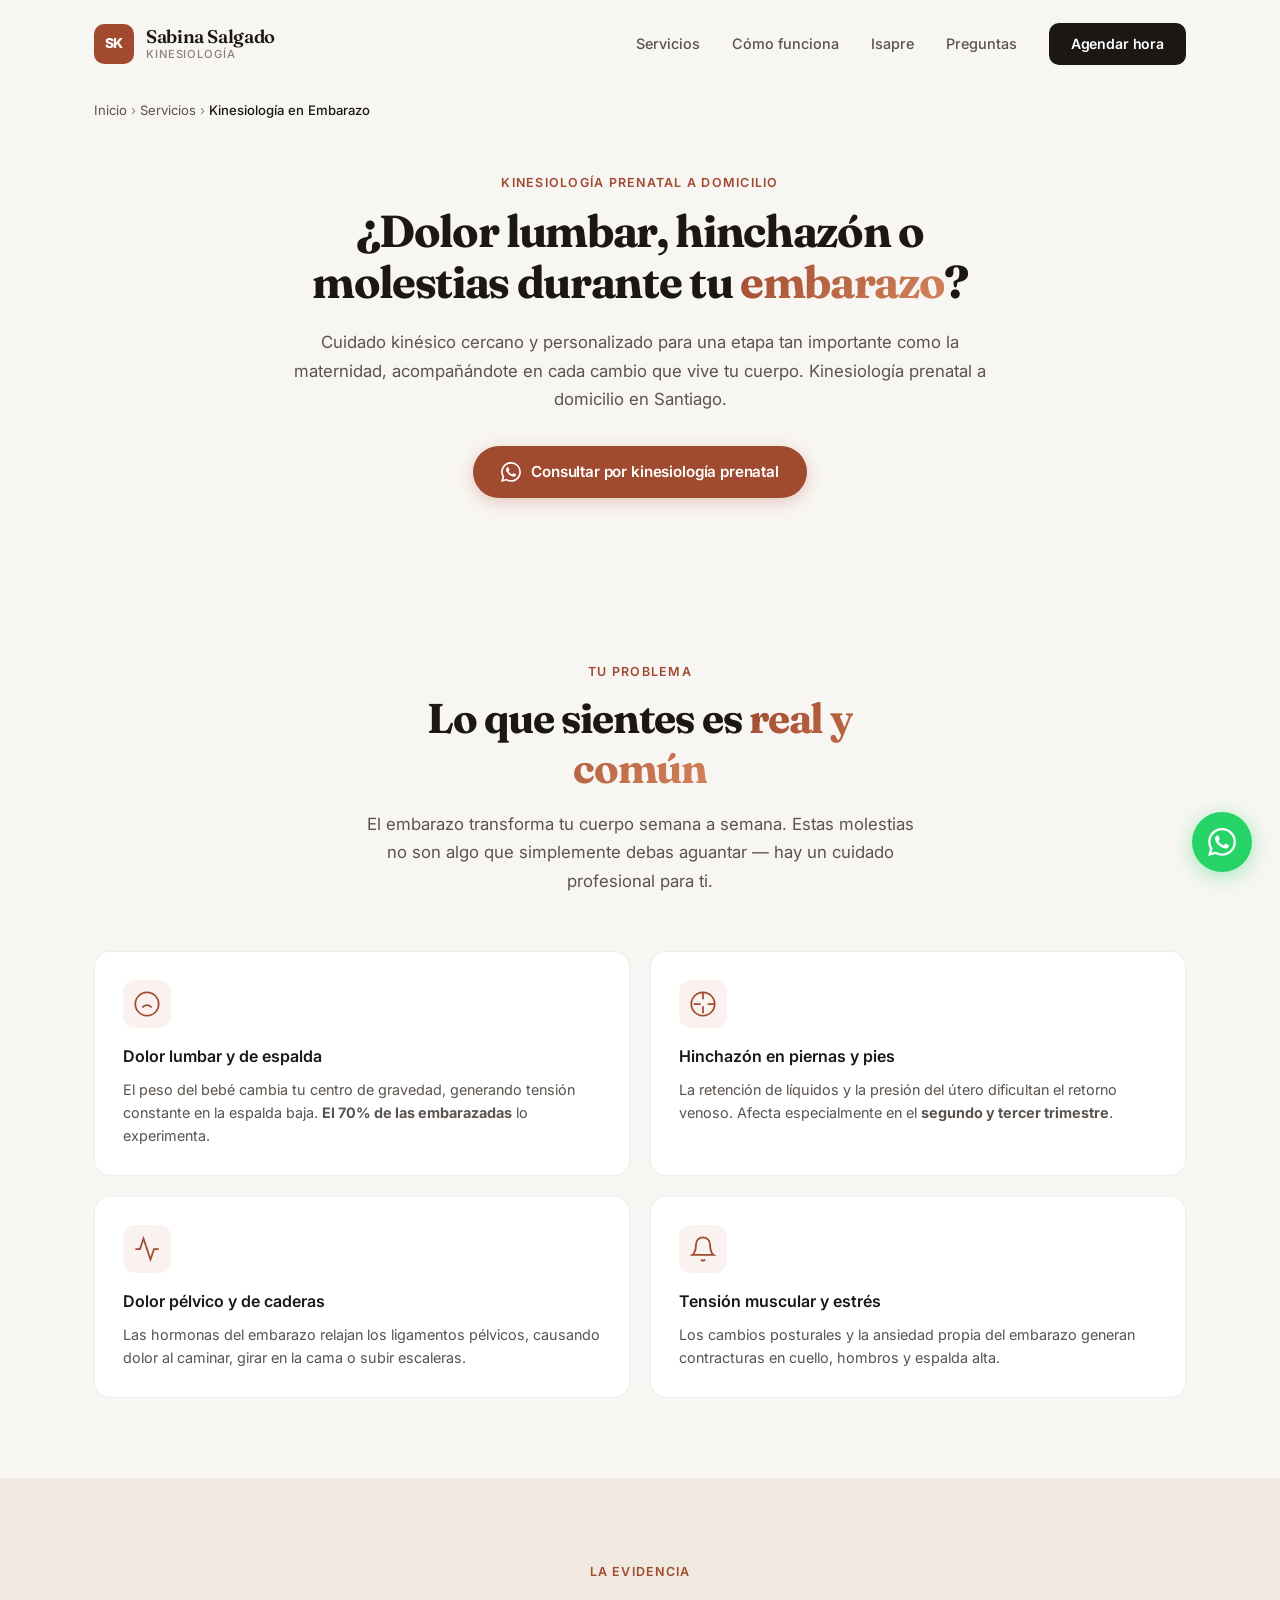
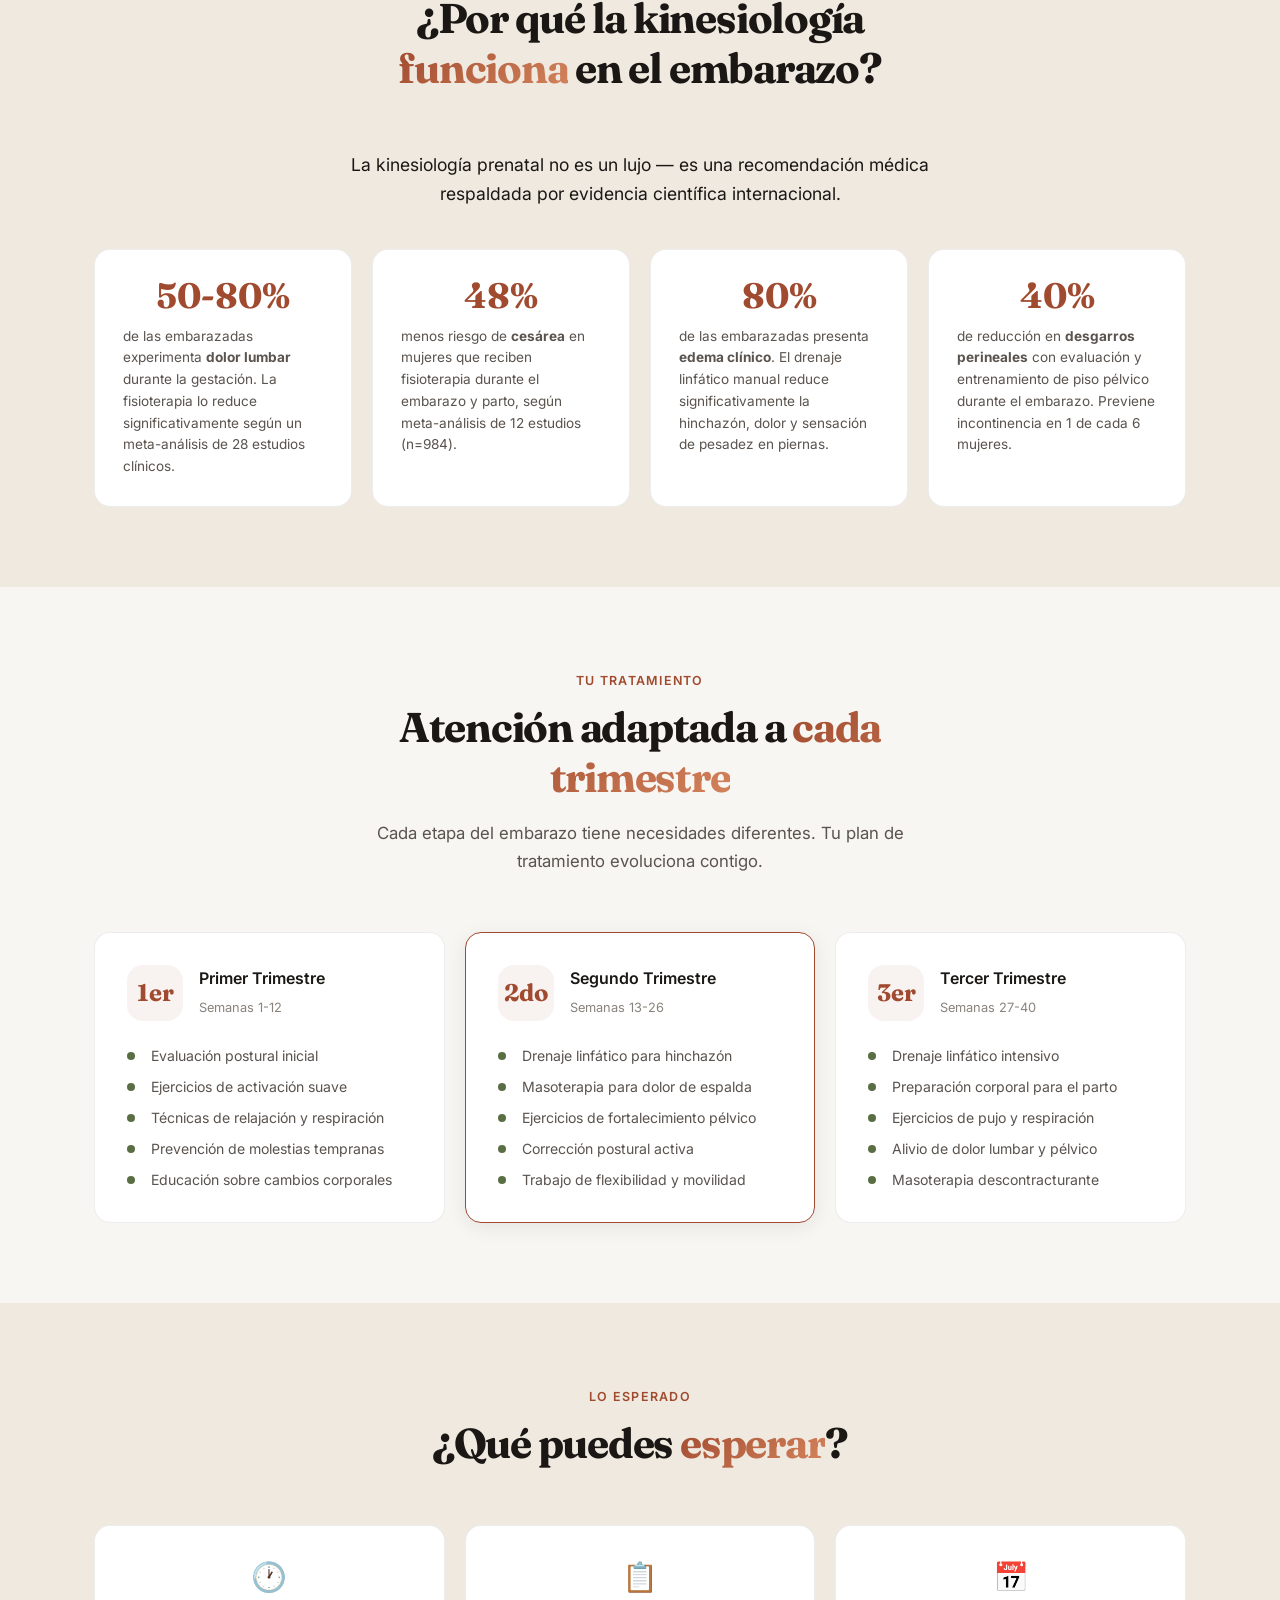
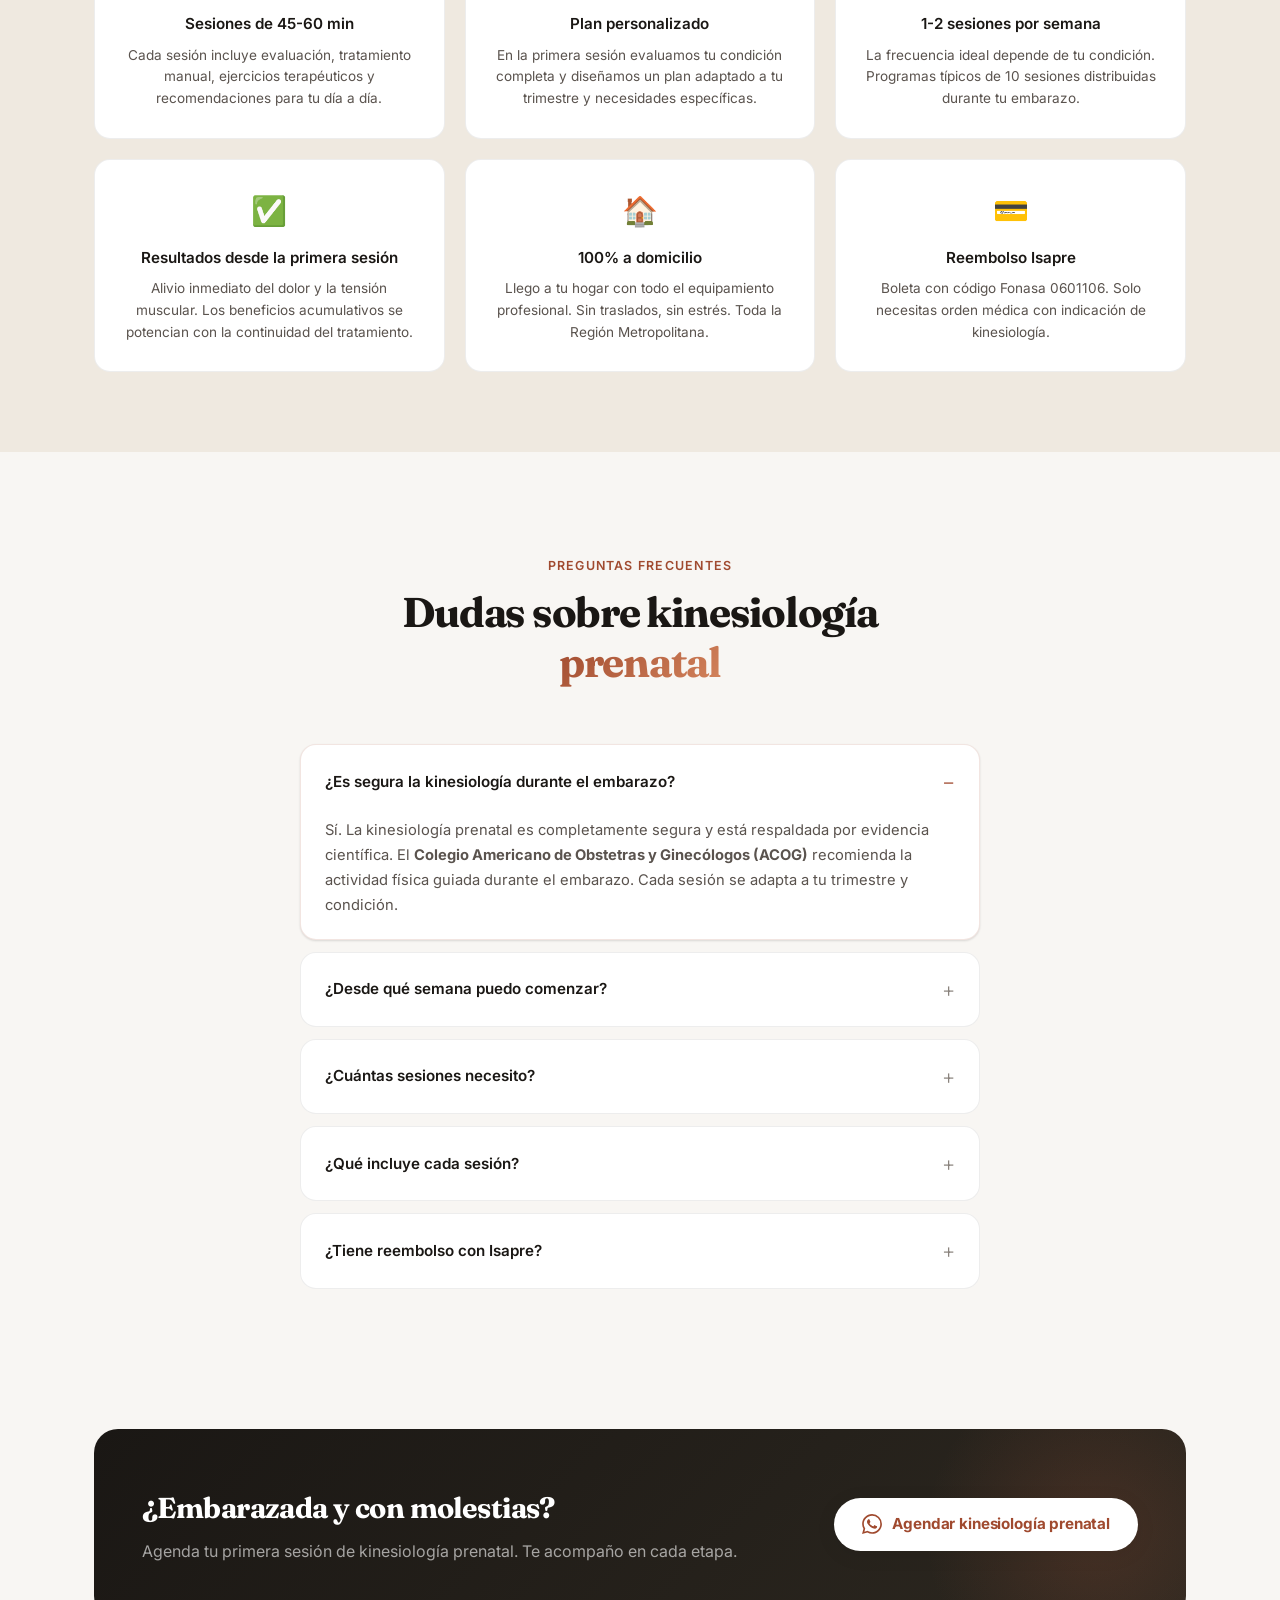
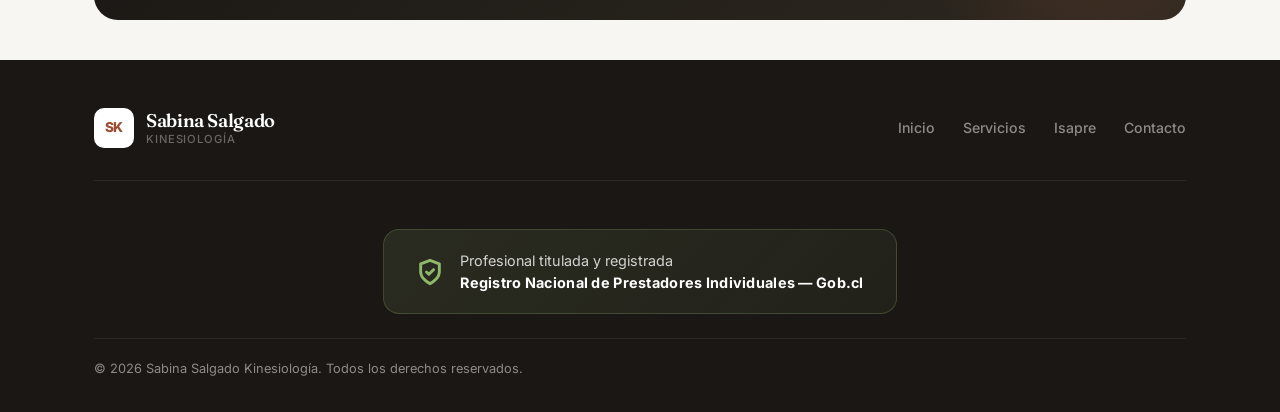
<file: kinesiologia-embarazo/index.html>
<!DOCTYPE html>
<html lang="es-CL">
<head>
  <meta charset="UTF-8">
  <meta name="viewport" content="width=device-width, initial-scale=1.0, maximum-scale=1.0, user-scalable=no">

  <!-- Primary SEO Meta Tags -->
  <title>Kinesiología en Embarazo a Domicilio Santiago | Sabina Salgado</title>
  <meta name="description" content="Kinesiología prenatal a domicilio en Santiago. Drenaje linfático, alivio de dolor lumbar, masoterapia y preparación corporal para el parto. Atención por trimestre con reembolso Isapre.">
  <meta name="keywords" content="kinesiología embarazo, kinesiología prenatal, kinesiología embarazo Santiago, drenaje linfático embarazo, dolor lumbar embarazo, kinesióloga embarazo a domicilio, masoterapia prenatal, preparación parto kinesiología, kinesiología gestación, kine embarazo Santiago, ejercicios embarazo kinesióloga">
  <meta name="author" content="Sabina Salgado - Kinesióloga">
  <meta name="robots" content="index, follow, max-snippet:-1, max-image-preview:large">
  <link rel="canonical" href="https://sabinasalgado.cl/kinesiologia-embarazo/">

  <!-- Technical SEO -->
  <meta name="theme-color" content="#b5593c">
  <meta name="msapplication-TileColor" content="#b5593c">
  <link rel="icon" type="image/svg+xml" href="/favicon.svg">
  <link rel="manifest" href="/site.webmanifest">

  <!-- Open Graph -->
  <meta property="og:type" content="website">
  <meta property="og:locale" content="es_CL">
  <meta property="og:title" content="Kinesiología en Embarazo a Domicilio Santiago | Sabina Salgado">
  <meta property="og:description" content="Kinesiología prenatal a domicilio en Santiago. Drenaje linfático, alivio de dolor lumbar, masoterapia y preparación corporal para el parto.">
  <meta property="og:url" content="https://sabinasalgado.cl/kinesiologia-embarazo/">
  <meta property="og:site_name" content="Sabina Salgado Kinesiología">
  <meta property="og:image" content="https://sabinasalgado.cl/og-image.jpg">

  <!-- Geo -->
  <meta name="geo.region" content="CL-RM">
  <meta name="geo.placename" content="Santiago, Región Metropolitana">

  <!-- Fonts -->
  <link rel="preconnect" href="https://fonts.googleapis.com">
  <link rel="preconnect" href="https://fonts.gstatic.com" crossorigin>
  <link href="https://fonts.googleapis.com/css2?family=Inter:wght@400;500;600;700;800&family=Fraunces:opsz,wght@9..144,400;9..144,600;9..144,700&display=swap" rel="stylesheet">

  <!-- GA4 -->
  <script async src="https://www.googletagmanager.com/gtag/js?id=G-V2FYG9DKXL"></script>
  <script>
    window.dataLayer = window.dataLayer || [];
    function gtag(){dataLayer.push(arguments);}
    gtag('js', new Date());
    gtag('config', 'G-V2FYG9DKXL');
  </script>

  <!-- CSS -->
  <link rel="stylesheet" href="/styles.css">

  <!-- Schema.org: MedicalWebPage -->
  <script type="application/ld+json">
  {
    "@context": "https://schema.org",
    "@type": "MedicalWebPage",
    "name": "Kinesiología en Embarazo a Domicilio en Santiago",
    "description": "Servicio de kinesiología prenatal a domicilio en Santiago. Tratamiento de dolor lumbar, drenaje linfático, masoterapia y preparación corporal para el parto.",
    "url": "https://sabinasalgado.cl/kinesiologia-embarazo/",
    "lastReviewed": "2026-03-17",
    "medicalAudience": {
      "@type": "MedicalAudience",
      "audienceType": "Patient",
      "healthCondition": {
        "@type": "MedicalCondition",
        "name": "Embarazo"
      }
    },
    "author": {
      "@type": "Person",
      "name": "Sabina Salgado",
      "jobTitle": "Kinesióloga",
      "url": "https://sabinasalgado.cl"
    },
    "provider": {
      "@type": "MedicalBusiness",
      "name": "Sabina Salgado Kinesiología",
      "url": "https://sabinasalgado.cl",
      "telephone": "+56963518268"
    }
  }
  </script>

  <!-- Schema.org: FAQPage -->
  <script type="application/ld+json">
  {
    "@context": "https://schema.org",
    "@type": "FAQPage",
    "mainEntity": [
      {
        "@type": "Question",
        "name": "¿Es segura la kinesiología durante el embarazo?",
        "acceptedAnswer": {
          "@type": "Answer",
          "text": "Sí. La kinesiología prenatal es completamente segura y está respaldada por evidencia científica. Organismos como el Colegio Americano de Obstetras y Ginecólogos (ACOG) recomiendan la actividad física guiada durante el embarazo. Cada sesión se adapta al trimestre y condición de cada mamá."
        }
      },
      {
        "@type": "Question",
        "name": "¿Desde qué semana puedo comenzar la kinesiología prenatal?",
        "acceptedAnswer": {
          "@type": "Answer",
          "text": "Puedes comenzar desde el primer trimestre si tu embarazo es de bajo riesgo. Lo más habitual es iniciar a partir de la semana 12-14, una vez pasado el período de mayor sensibilidad. En la primera sesión realizamos una evaluación completa para definir el plan más seguro para ti."
        }
      },
      {
        "@type": "Question",
        "name": "¿Cuántas sesiones de kinesiología prenatal necesito?",
        "acceptedAnswer": {
          "@type": "Answer",
          "text": "Lo ideal es mantener sesiones regulares durante todo el embarazo. Generalmente se recomienda 1 sesión semanal o quincenal. Un programa típico es de 10 sesiones que se pueden distribuir según tu trimestre y necesidades."
        }
      },
      {
        "@type": "Question",
        "name": "¿Qué incluye una sesión de kinesiología prenatal a domicilio?",
        "acceptedAnswer": {
          "@type": "Answer",
          "text": "Cada sesión de 45 a 60 minutos incluye: evaluación de tu estado actual, drenaje linfático para reducir hinchazón, masoterapia para aliviar dolor de espalda, ejercicios terapéuticos adaptados a tu trimestre y recomendaciones posturales para el día a día. Llevo todo el equipamiento profesional a tu hogar."
        }
      },
      {
        "@type": "Question",
        "name": "¿La kinesiología prenatal tiene reembolso con Isapre?",
        "acceptedAnswer": {
          "@type": "Answer",
          "text": "Sí. Emitimos boleta con el código Fonasa 0601106 (Atención Kinesiológica Integral Domiciliaria) para que puedas solicitar reembolso en tu Isapre. Solo necesitas una orden médica con indicación de kinesiología."
        }
      }
    ]
  }
  </script>

  <!-- Schema.org: BreadcrumbList -->
  <script type="application/ld+json">
  {
    "@context": "https://schema.org",
    "@type": "BreadcrumbList",
    "itemListElement": [
      {
        "@type": "ListItem",
        "position": 1,
        "name": "Inicio",
        "item": "https://sabinasalgado.cl/"
      },
      {
        "@type": "ListItem",
        "position": 2,
        "name": "Servicios",
        "item": "https://sabinasalgado.cl/#servicios"
      },
      {
        "@type": "ListItem",
        "position": 3,
        "name": "Kinesiología en Embarazo",
        "item": "https://sabinasalgado.cl/kinesiologia-embarazo/"
      }
    ]
  }
  </script>
</head>
<body>

  <!-- Header -->
  <header class="header" id="header" role="banner">
    <div class="container header-inner">
      <a href="/" class="logo" aria-label="Sabina Salgado Kinesiología - Inicio">
        <span class="logo-icon" aria-hidden="true">SK</span>
        <div class="logo-text">Sabina Salgado<span>Kinesiología</span></div>
      </a>
      <nav class="nav" id="nav" role="navigation" aria-label="Menú principal">
        <a href="/#servicios">Servicios</a>
        <a href="/#como-funciona">Cómo funciona</a>
        <a href="/#isapre">Isapre</a>
        <a href="/#faq">Preguntas</a>
        <a href="/#contacto" class="btn btn-nav">Agendar hora</a>
      </nav>
      <button class="menu-toggle" id="menu-toggle" aria-label="Abrir menú de navegación" aria-expanded="false">
        <span></span><span></span><span></span>
      </button>
    </div>
  </header>

  <main role="main">

    <!-- Breadcrumb -->
    <nav class="breadcrumb" aria-label="Ruta de navegación">
      <div class="container">
        <a href="/">Inicio</a>
        <span aria-hidden="true">›</span>
        <a href="/#servicios">Servicios</a>
        <span aria-hidden="true">›</span>
        <span aria-current="page">Kinesiología en Embarazo</span>
      </div>
    </nav>

    <!-- Hero -->
    <section class="page-hero" aria-labelledby="page-hero-title">
      <div class="container">
        <div class="page-hero-content animate-up">
          <span class="section-tag">Kinesiología prenatal a domicilio</span>
          <h1 id="page-hero-title">¿Dolor lumbar, hinchazón o molestias durante tu <span class="text-gradient">embarazo</span>?</h1>
          <p class="page-hero-subtitle">Cuidado kinésico cercano y personalizado para una etapa tan importante como la maternidad, acompañándote en cada cambio que vive tu cuerpo. Kinesiología prenatal a domicilio en Santiago.</p>
          <div class="hero-actions">
            <a href="https://wa.me/56963518268?text=Hola%20Sabina%2C%20estoy%20embarazada%20y%20me%20gustaría%20consultar%20por%20kinesiología%20prenatal%20a%20domicilio" class="btn btn-primary" target="_blank" rel="noopener">
              <svg width="20" height="20" viewBox="0 0 24 24" fill="currentColor" aria-hidden="true"><path d="M17.472 14.382c-.297-.149-1.758-.867-2.03-.967-.273-.099-.471-.148-.67.15-.197.297-.767.966-.94 1.164-.173.199-.347.223-.644.075-.297-.15-1.255-.463-2.39-1.475-.883-.788-1.48-1.761-1.653-2.059-.173-.297-.018-.458.13-.606.134-.133.298-.347.446-.52.149-.174.198-.298.298-.497.099-.198.05-.371-.025-.52-.075-.149-.669-1.612-.916-2.207-.242-.579-.487-.5-.669-.51-.173-.008-.371-.01-.57-.01-.198 0-.52.074-.792.372-.272.297-1.04 1.016-1.04 2.479 0 1.462 1.065 2.875 1.213 3.074.149.198 2.096 3.2 5.077 4.487.709.306 1.262.489 1.694.625.712.227 1.36.195 1.871.118.571-.085 1.758-.719 2.006-1.413.248-.694.248-1.289.173-1.413-.074-.124-.272-.198-.57-.347m-5.421 7.403h-.004a9.87 9.87 0 01-5.031-1.378l-.361-.214-3.741.982.998-3.648-.235-.374a9.86 9.86 0 01-1.51-5.26c.001-5.45 4.436-9.884 9.888-9.884 2.64 0 5.122 1.03 6.988 2.898a9.825 9.825 0 012.893 6.994c-.003 5.45-4.437 9.884-9.885 9.884m8.413-18.297A11.815 11.815 0 0012.05 0C5.495 0 .16 5.335.157 11.892c0 2.096.547 4.142 1.588 5.945L.057 24l6.305-1.654a11.882 11.882 0 005.683 1.448h.005c6.554 0 11.89-5.335 11.893-11.893a11.821 11.821 0 00-3.48-8.413z"/></svg>
              Consultar por kinesiología prenatal
            </a>
          </div>
        </div>
      </div>
    </section>

    <!-- Tu problema -->
    <section class="page-section" aria-labelledby="problema-title">
      <div class="container">
        <div class="section-header animate-up">
          <span class="section-tag">Tu problema</span>
          <h2 class="section-title" id="problema-title">Lo que sientes es <span class="text-gradient">real y común</span></h2>
          <p class="section-subtitle">El embarazo transforma tu cuerpo semana a semana. Estas molestias no son algo que simplemente debas aguantar — hay un cuidado profesional para ti.</p>
        </div>
        <div class="problem-grid animate-up">
          <div class="problem-card">
            <div class="problem-icon" aria-hidden="true">
              <svg width="28" height="28" viewBox="0 0 24 24" fill="none" stroke="currentColor" stroke-width="1.5"><path d="M12 22c5.523 0 10-4.477 10-10S17.523 2 12 2 2 6.477 2 12s4.477 10 10 10z"/><path d="M8 15s1.5-2 4-2 4 2 4 2"/><line x1="9" y1="9" x2="9.01" y2="9"/><line x1="15" y1="9" x2="15.01" y2="9"/></svg>
            </div>
            <h3>Dolor lumbar y de espalda</h3>
            <p>El peso del bebé cambia tu centro de gravedad, generando tensión constante en la espalda baja. <strong>El 70% de las embarazadas</strong> lo experimenta.</p>
          </div>
          <div class="problem-card">
            <div class="problem-icon" aria-hidden="true">
              <svg width="28" height="28" viewBox="0 0 24 24" fill="none" stroke="currentColor" stroke-width="1.5"><path d="M12 2v6m0 12v-6m-8-2h6m12 0h-6"/><circle cx="12" cy="12" r="10"/></svg>
            </div>
            <h3>Hinchazón en piernas y pies</h3>
            <p>La retención de líquidos y la presión del útero dificultan el retorno venoso. Afecta especialmente en el <strong>segundo y tercer trimestre</strong>.</p>
          </div>
          <div class="problem-card">
            <div class="problem-icon" aria-hidden="true">
              <svg width="28" height="28" viewBox="0 0 24 24" fill="none" stroke="currentColor" stroke-width="1.5"><path d="M22 12h-4l-3 9L9 3l-3 9H2"/></svg>
            </div>
            <h3>Dolor pélvico y de caderas</h3>
            <p>Las hormonas del embarazo relajan los ligamentos pélvicos, causando dolor al caminar, girar en la cama o subir escaleras.</p>
          </div>
          <div class="problem-card">
            <div class="problem-icon" aria-hidden="true">
              <svg width="28" height="28" viewBox="0 0 24 24" fill="none" stroke="currentColor" stroke-width="1.5"><path d="M18 8A6 6 0 006 8c0 7-3 9-3 9h18s-3-2-3-9"/><path d="M13.73 21a2 2 0 01-3.46 0"/></svg>
            </div>
            <h3>Tensión muscular y estrés</h3>
            <p>Los cambios posturales y la ansiedad propia del embarazo generan contracturas en cuello, hombros y espalda alta.</p>
          </div>
        </div>
      </div>
    </section>

    <!-- Contexto / Evidencia -->
    <section class="page-section section-warm" aria-labelledby="evidencia-title">
      <div class="container">
        <div class="section-header animate-up">
          <span class="section-tag">La evidencia</span>
          <h2 class="section-title" id="evidencia-title">¿Por qué la kinesiología <span class="text-gradient">funciona</span> en el embarazo?</h2>
        </div>
        <div class="evidence-content animate-up">
          <div class="evidence-block">
            <p class="evidence-intro">La kinesiología prenatal no es un lujo — es una recomendación médica respaldada por evidencia científica internacional.</p>
          </div>
          <div class="evidence-grid">
            <div class="evidence-card">
              <span class="evidence-stat">50-80%</span>
              <p>de las embarazadas experimenta <strong>dolor lumbar</strong> durante la gestación. La fisioterapia lo reduce significativamente según un meta-análisis de 28 estudios clínicos.</p>
            </div>
            <div class="evidence-card">
              <span class="evidence-stat">48%</span>
              <p>menos riesgo de <strong>cesárea</strong> en mujeres que reciben fisioterapia durante el embarazo y parto, según meta-análisis de 12 estudios (n=984).</p>
            </div>
            <div class="evidence-card">
              <span class="evidence-stat">80%</span>
              <p>de las embarazadas presenta <strong>edema clínico</strong>. El drenaje linfático manual reduce significativamente la hinchazón, dolor y sensación de pesadez en piernas.</p>
            </div>
            <div class="evidence-card">
              <span class="evidence-stat">40%</span>
              <p>de reducción en <strong>desgarros perineales</strong> con evaluación y entrenamiento de piso pélvico durante el embarazo. Previene incontinencia en 1 de cada 6 mujeres.</p>
            </div>
          </div>
        </div>
      </div>
    </section>

    <!-- Tratamiento por trimestre -->
    <section class="page-section" aria-labelledby="tratamiento-title">
      <div class="container">
        <div class="section-header animate-up">
          <span class="section-tag">Tu tratamiento</span>
          <h2 class="section-title" id="tratamiento-title">Atención adaptada a <span class="text-gradient">cada trimestre</span></h2>
          <p class="section-subtitle">Cada etapa del embarazo tiene necesidades diferentes. Tu plan de tratamiento evoluciona contigo.</p>
        </div>
        <div class="trimester-grid animate-up">
          <div class="trimester-card">
            <div class="trimester-header">
              <span class="trimester-number">1er</span>
              <div>
                <h3>Primer Trimestre</h3>
                <span class="trimester-weeks">Semanas 1-12</span>
              </div>
            </div>
            <ul class="trimester-list">
              <li>Evaluación postural inicial</li>
              <li>Ejercicios de activación suave</li>
              <li>Técnicas de relajación y respiración</li>
              <li>Prevención de molestias tempranas</li>
              <li>Educación sobre cambios corporales</li>
            </ul>
          </div>
          <div class="trimester-card featured">
            <div class="trimester-header">
              <span class="trimester-number">2do</span>
              <div>
                <h3>Segundo Trimestre</h3>
                <span class="trimester-weeks">Semanas 13-26</span>
              </div>
            </div>
            <ul class="trimester-list">
              <li>Drenaje linfático para hinchazón</li>
              <li>Masoterapia para dolor de espalda</li>
              <li>Ejercicios de fortalecimiento pélvico</li>
              <li>Corrección postural activa</li>
              <li>Trabajo de flexibilidad y movilidad</li>
            </ul>
          </div>
          <div class="trimester-card">
            <div class="trimester-header">
              <span class="trimester-number">3er</span>
              <div>
                <h3>Tercer Trimestre</h3>
                <span class="trimester-weeks">Semanas 27-40</span>
              </div>
            </div>
            <ul class="trimester-list">
              <li>Drenaje linfático intensivo</li>
              <li>Preparación corporal para el parto</li>
              <li>Ejercicios de pujo y respiración</li>
              <li>Alivio de dolor lumbar y pélvico</li>
              <li>Masoterapia descontracturante</li>
            </ul>
          </div>
        </div>
      </div>
    </section>

    <!-- Lo esperado -->
    <section class="page-section section-warm" aria-labelledby="resultados-title">
      <div class="container">
        <div class="section-header animate-up">
          <span class="section-tag">Lo esperado</span>
          <h2 class="section-title" id="resultados-title">¿Qué puedes <span class="text-gradient">esperar</span>?</h2>
        </div>
        <div class="results-grid animate-up">
          <div class="result-card">
            <span class="result-icon" aria-hidden="true">🕐</span>
            <h3>Sesiones de 45-60 min</h3>
            <p>Cada sesión incluye evaluación, tratamiento manual, ejercicios terapéuticos y recomendaciones para tu día a día.</p>
          </div>
          <div class="result-card">
            <span class="result-icon" aria-hidden="true">📋</span>
            <h3>Plan personalizado</h3>
            <p>En la primera sesión evaluamos tu condición completa y diseñamos un plan adaptado a tu trimestre y necesidades específicas.</p>
          </div>
          <div class="result-card">
            <span class="result-icon" aria-hidden="true">📅</span>
            <h3>1-2 sesiones por semana</h3>
            <p>La frecuencia ideal depende de tu condición. Programas típicos de 10 sesiones distribuidas durante tu embarazo.</p>
          </div>
          <div class="result-card">
            <span class="result-icon" aria-hidden="true">✅</span>
            <h3>Resultados desde la primera sesión</h3>
            <p>Alivio inmediato del dolor y la tensión muscular. Los beneficios acumulativos se potencian con la continuidad del tratamiento.</p>
          </div>
          <div class="result-card">
            <span class="result-icon" aria-hidden="true">🏠</span>
            <h3>100% a domicilio</h3>
            <p>Llego a tu hogar con todo el equipamiento profesional. Sin traslados, sin estrés. Toda la Región Metropolitana.</p>
          </div>
          <div class="result-card">
            <span class="result-icon" aria-hidden="true">💳</span>
            <h3>Reembolso Isapre</h3>
            <p>Boleta con código Fonasa 0601106. Solo necesitas orden médica con indicación de kinesiología.</p>
          </div>
        </div>
      </div>
    </section>

    <!-- FAQ -->
    <section class="faq" id="faq" aria-labelledby="faq-title">
      <div class="container">
        <div class="section-header animate-up">
          <span class="section-tag">Preguntas frecuentes</span>
          <h2 class="section-title" id="faq-title">Dudas sobre kinesiología <span class="text-gradient">prenatal</span></h2>
        </div>
        <div class="faq-list animate-up">
          <details class="faq-item" open>
            <summary>¿Es segura la kinesiología durante el embarazo?</summary>
            <div class="faq-answer">
              <p>Sí. La kinesiología prenatal es completamente segura y está respaldada por evidencia científica. El <strong>Colegio Americano de Obstetras y Ginecólogos (ACOG)</strong> recomienda la actividad física guiada durante el embarazo. Cada sesión se adapta a tu trimestre y condición.</p>
            </div>
          </details>
          <details class="faq-item">
            <summary>¿Desde qué semana puedo comenzar?</summary>
            <div class="faq-answer">
              <p>Puedes comenzar desde el <strong>primer trimestre</strong> si tu embarazo es de bajo riesgo. Lo más habitual es iniciar a partir de la <strong>semana 12-14</strong>. En la primera sesión realizamos una evaluación completa para definir el plan más seguro para ti.</p>
            </div>
          </details>
          <details class="faq-item">
            <summary>¿Cuántas sesiones necesito?</summary>
            <div class="faq-answer">
              <p>Lo ideal es mantener sesiones regulares durante todo el embarazo. Generalmente se recomienda <strong>1 sesión semanal o quincenal</strong>. Un programa típico es de 10 sesiones que se distribuyen según tu trimestre y necesidades.</p>
            </div>
          </details>
          <details class="faq-item">
            <summary>¿Qué incluye cada sesión?</summary>
            <div class="faq-answer">
              <p>Cada sesión de <strong>45 a 60 minutos</strong> incluye: evaluación de tu estado actual, drenaje linfático para reducir hinchazón, masoterapia para aliviar dolor de espalda, ejercicios terapéuticos adaptados a tu trimestre y recomendaciones posturales. Llevo todo el equipamiento profesional a tu hogar.</p>
            </div>
          </details>
          <details class="faq-item">
            <summary>¿Tiene reembolso con Isapre?</summary>
            <div class="faq-answer">
              <p>Sí. Emitimos boleta con el código Fonasa <strong>0601106</strong> (Atención Kinesiológica Integral Domiciliaria) para que puedas solicitar reembolso en tu Isapre. Solo necesitas una orden médica con indicación de kinesiología.</p>
            </div>
          </details>
        </div>
      </div>
    </section>

    <!-- CTA -->
    <section class="cta-banner" aria-label="Llamada a la acción">
      <div class="container">
        <div class="cta-inner animate-up">
          <div class="cta-content">
            <h2>¿Embarazada y con molestias?</h2>
            <p>Agenda tu primera sesión de kinesiología prenatal. Te acompaño en cada etapa.</p>
          </div>
          <a href="https://wa.me/56963518268?text=Hola%20Sabina%2C%20estoy%20embarazada%20y%20me%20gustaría%20consultar%20por%20kinesiología%20prenatal%20a%20domicilio" class="btn btn-white" target="_blank" rel="noopener">
            <svg width="20" height="20" viewBox="0 0 24 24" fill="currentColor" aria-hidden="true"><path d="M17.472 14.382c-.297-.149-1.758-.867-2.03-.967-.273-.099-.471-.148-.67.15-.197.297-.767.966-.94 1.164-.173.199-.347.223-.644.075-.297-.15-1.255-.463-2.39-1.475-.883-.788-1.48-1.761-1.653-2.059-.173-.297-.018-.458.13-.606.134-.133.298-.347.446-.52.149-.174.198-.298.298-.497.099-.198.05-.371-.025-.52-.075-.149-.669-1.612-.916-2.207-.242-.579-.487-.5-.669-.51-.173-.008-.371-.01-.57-.01-.198 0-.52.074-.792.372-.272.297-1.04 1.016-1.04 2.479 0 1.462 1.065 2.875 1.213 3.074.149.198 2.096 3.2 5.077 4.487.709.306 1.262.489 1.694.625.712.227 1.36.195 1.871.118.571-.085 1.758-.719 2.006-1.413.248-.694.248-1.289.173-1.413-.074-.124-.272-.198-.57-.347m-5.421 7.403h-.004a9.87 9.87 0 01-5.031-1.378l-.361-.214-3.741.982.998-3.648-.235-.374a9.86 9.86 0 01-1.51-5.26c.001-5.45 4.436-9.884 9.888-9.884 2.64 0 5.122 1.03 6.988 2.898a9.825 9.825 0 012.893 6.994c-.003 5.45-4.437 9.884-9.885 9.884m8.413-18.297A11.815 11.815 0 0012.05 0C5.495 0 .16 5.335.157 11.892c0 2.096.547 4.142 1.588 5.945L.057 24l6.305-1.654a11.882 11.882 0 005.683 1.448h.005c6.554 0 11.89-5.335 11.893-11.893a11.821 11.821 0 00-3.48-8.413z"/></svg>
            Agendar kinesiología prenatal
          </a>
        </div>
      </div>
    </section>

  </main>

  <!-- Footer -->
  <footer class="footer" role="contentinfo">
    <div class="container footer-inner">
      <div class="footer-top">
        <a href="/" class="logo" aria-label="Sabina Salgado Kinesiología - Inicio">
          <span class="logo-icon logo-icon-dark" aria-hidden="true">SK</span>
          <div class="logo-text">Sabina Salgado<span>Kinesiología</span></div>
        </a>
        <div class="footer-links">
          <a href="/">Inicio</a>
          <a href="/#servicios">Servicios</a>
          <a href="/#isapre">Isapre</a>
          <a href="/#contacto">Contacto</a>
        </div>
      </div>
      <div class="footer-verificacion">
        <a href="https://rnpi.superdesalud.gob.cl/" target="_blank" rel="noopener" class="verificacion-badge" aria-label="Verificar título profesional en el Registro Nacional de Prestadores Individuales - Gob.cl">
          <svg width="18" height="18" viewBox="0 0 24 24" fill="none" stroke="currentColor" stroke-width="2.5" stroke-linecap="round" stroke-linejoin="round" aria-hidden="true"><path d="M12 22s8-4 8-10V5l-8-3-8 3v7c0 6 8 10 8 10z"/><polyline points="9 12 11 14 15 10"/></svg>
          <span class="verificacion-texto">Profesional titulada y registrada<br><strong>Registro Nacional de Prestadores Individuales — Gob.cl</strong></span>
        </a>
      </div>
      <div class="footer-bottom">
        <p>&copy; 2026 Sabina Salgado Kinesiología. Todos los derechos reservados.</p>
      </div>
    </div>
  </footer>

  <!-- Floating WhatsApp -->
  <a href="https://wa.me/56963518268?text=Hola%20Sabina%2C%20estoy%20embarazada%20y%20me%20gustaría%20consultar%20por%20kinesiología%20prenatal%20a%20domicilio" class="whatsapp-float" target="_blank" rel="noopener" aria-label="Contactar por WhatsApp">
    <svg width="28" height="28" viewBox="0 0 24 24" fill="currentColor" aria-hidden="true"><path d="M17.472 14.382c-.297-.149-1.758-.867-2.03-.967-.273-.099-.471-.148-.67.15-.197.297-.767.966-.94 1.164-.173.199-.347.223-.644.075-.297-.15-1.255-.463-2.39-1.475-.883-.788-1.48-1.761-1.653-2.059-.173-.297-.018-.458.13-.606.134-.133.298-.347.446-.52.149-.174.198-.298.298-.497.099-.198.05-.371-.025-.52-.075-.149-.669-1.612-.916-2.207-.242-.579-.487-.5-.669-.51-.173-.008-.371-.01-.57-.01-.198 0-.52.074-.792.372-.272.297-1.04 1.016-1.04 2.479 0 1.462 1.065 2.875 1.213 3.074.149.198 2.096 3.2 5.077 4.487.709.306 1.262.489 1.694.625.712.227 1.36.195 1.871.118.571-.085 1.758-.719 2.006-1.413.248-.694.248-1.289.173-1.413-.074-.124-.272-.198-.57-.347m-5.421 7.403h-.004a9.87 9.87 0 01-5.031-1.378l-.361-.214-3.741.982.998-3.648-.235-.374a9.86 9.86 0 01-1.51-5.26c.001-5.45 4.436-9.884 9.888-9.884 2.64 0 5.122 1.03 6.988 2.898a9.825 9.825 0 012.893 6.994c-.003 5.45-4.437 9.884-9.885 9.884m8.413-18.297A11.815 11.815 0 0012.05 0C5.495 0 .16 5.335.157 11.892c0 2.096.547 4.142 1.588 5.945L.057 24l6.305-1.654a11.882 11.882 0 005.683 1.448h.005c6.554 0 11.89-5.335 11.893-11.893a11.821 11.821 0 00-3.48-8.413z"/></svg>
  </a>

  <script>
    // Mobile menu toggle
    var menuToggle = document.getElementById('menu-toggle');
    var nav = document.getElementById('nav');
    menuToggle.addEventListener('click', function() {
      var isOpen = nav.classList.toggle('active');
      this.classList.toggle('active');
      this.setAttribute('aria-expanded', isOpen);
    });

    document.querySelectorAll('.nav a').forEach(function(link) {
      link.addEventListener('click', function() {
        nav.classList.remove('active');
        menuToggle.classList.remove('active');
        menuToggle.setAttribute('aria-expanded', 'false');
      });
    });

    // Header scroll effect
    var header = document.getElementById('header');
    window.addEventListener('scroll', function() {
      if (window.scrollY > 50) {
        header.classList.add('scrolled');
      } else {
        header.classList.remove('scrolled');
      }
    }, { passive: true });

    // Intersection Observer
    var observer = new IntersectionObserver(function(entries) {
      entries.forEach(function(entry) {
        if (entry.isIntersecting) {
          entry.target.classList.add('visible');
        }
      });
    }, { threshold: 0.1, rootMargin: '0px 0px -50px 0px' });

    document.querySelectorAll('.animate-up').forEach(function(el) {
      observer.observe(el);
    });

    // GA4 Event Tracking
    document.querySelectorAll('a[href*="wa.me"]').forEach(function(link) {
      link.addEventListener('click', function() {
        gtag('event', 'contact_whatsapp', {
          event_category: 'contact',
          event_label: 'kinesiologia_embarazo',
          page_title: 'Kinesiología en Embarazo'
        });
      });
    });
  </script>

</body>
</html>
</file>
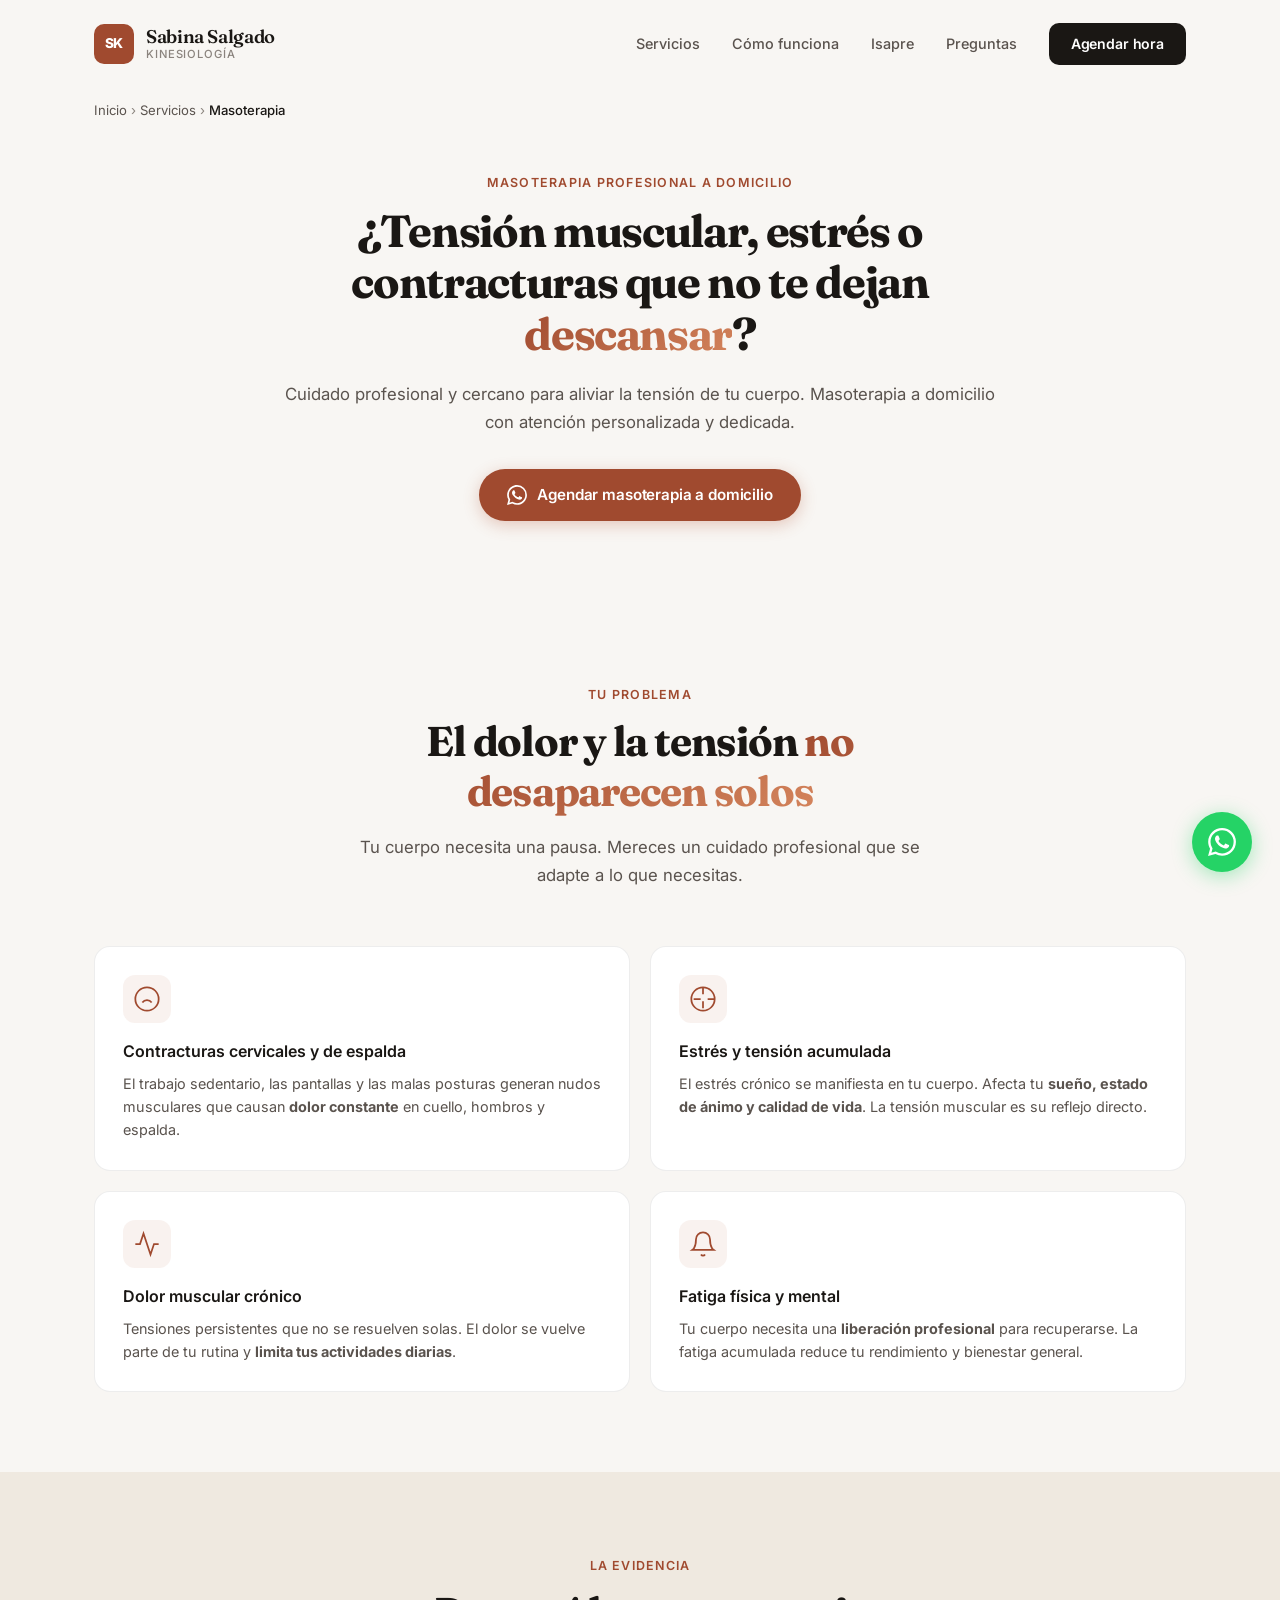
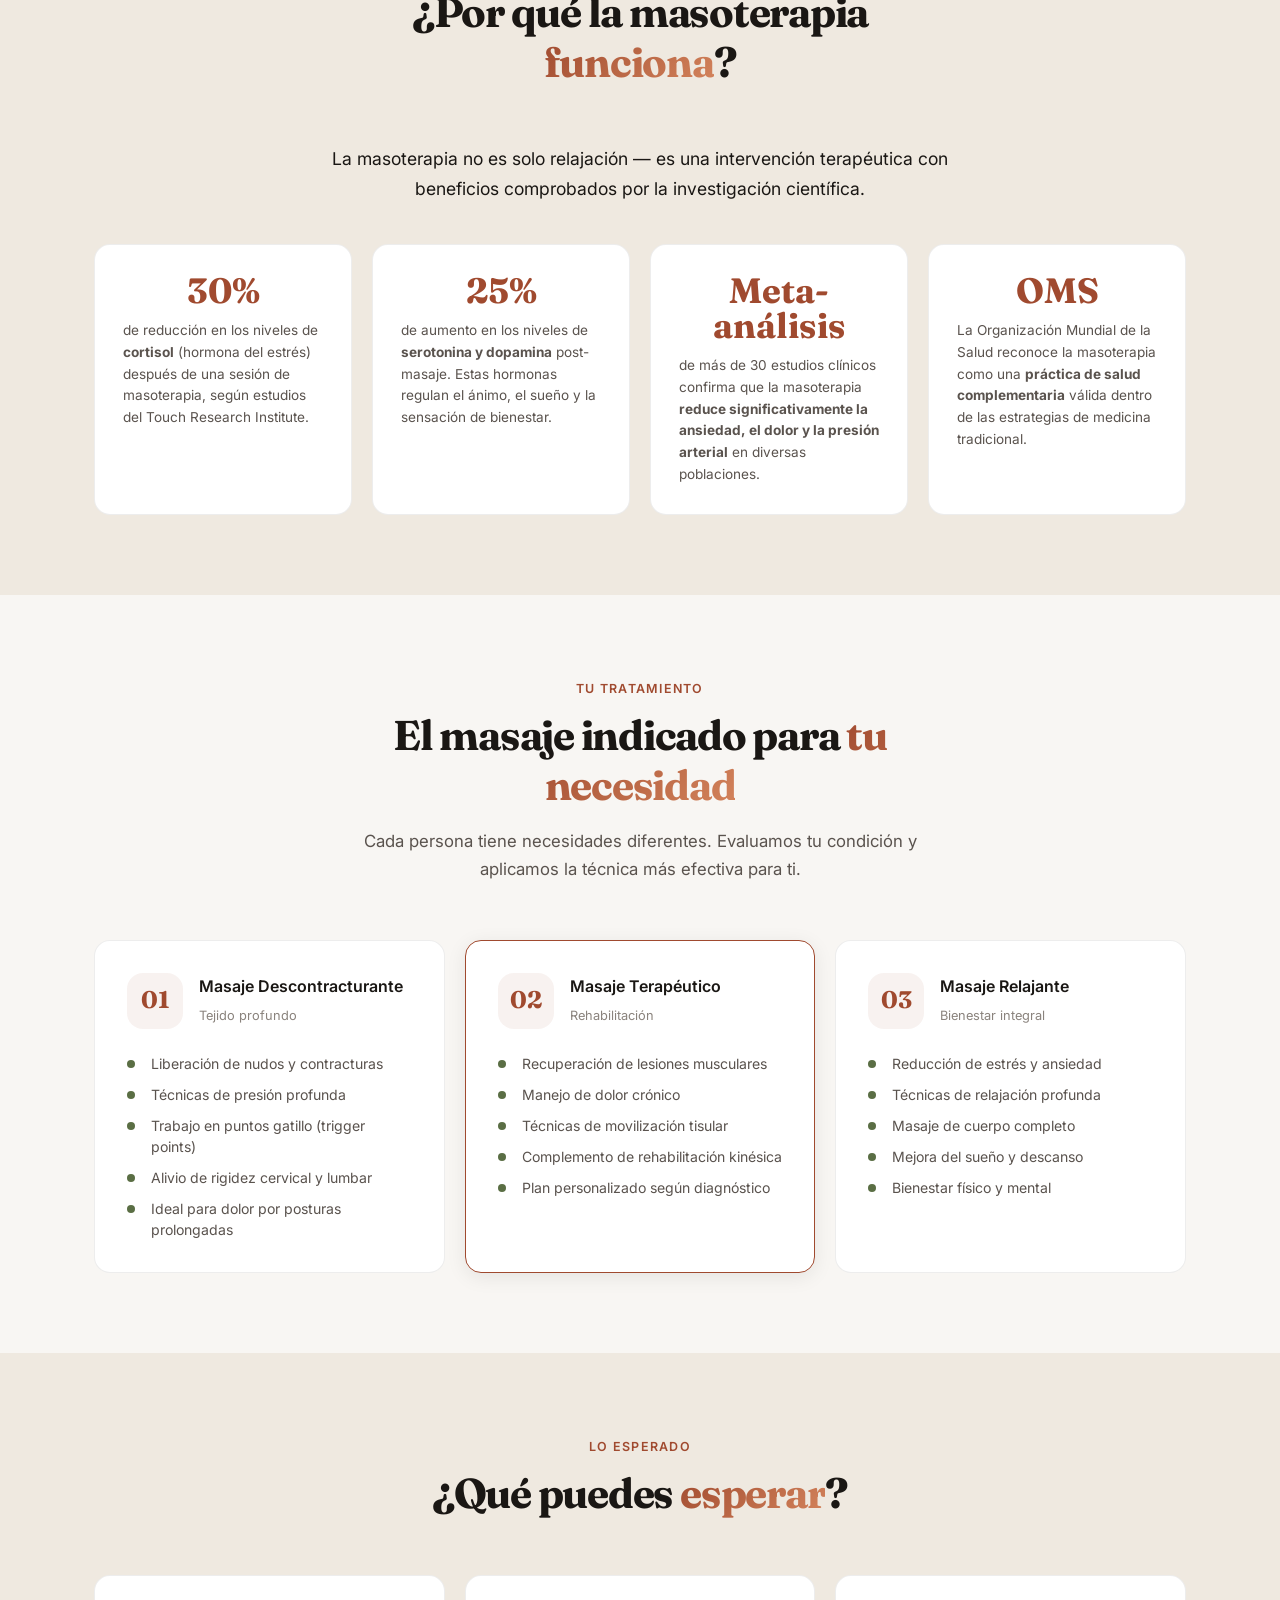
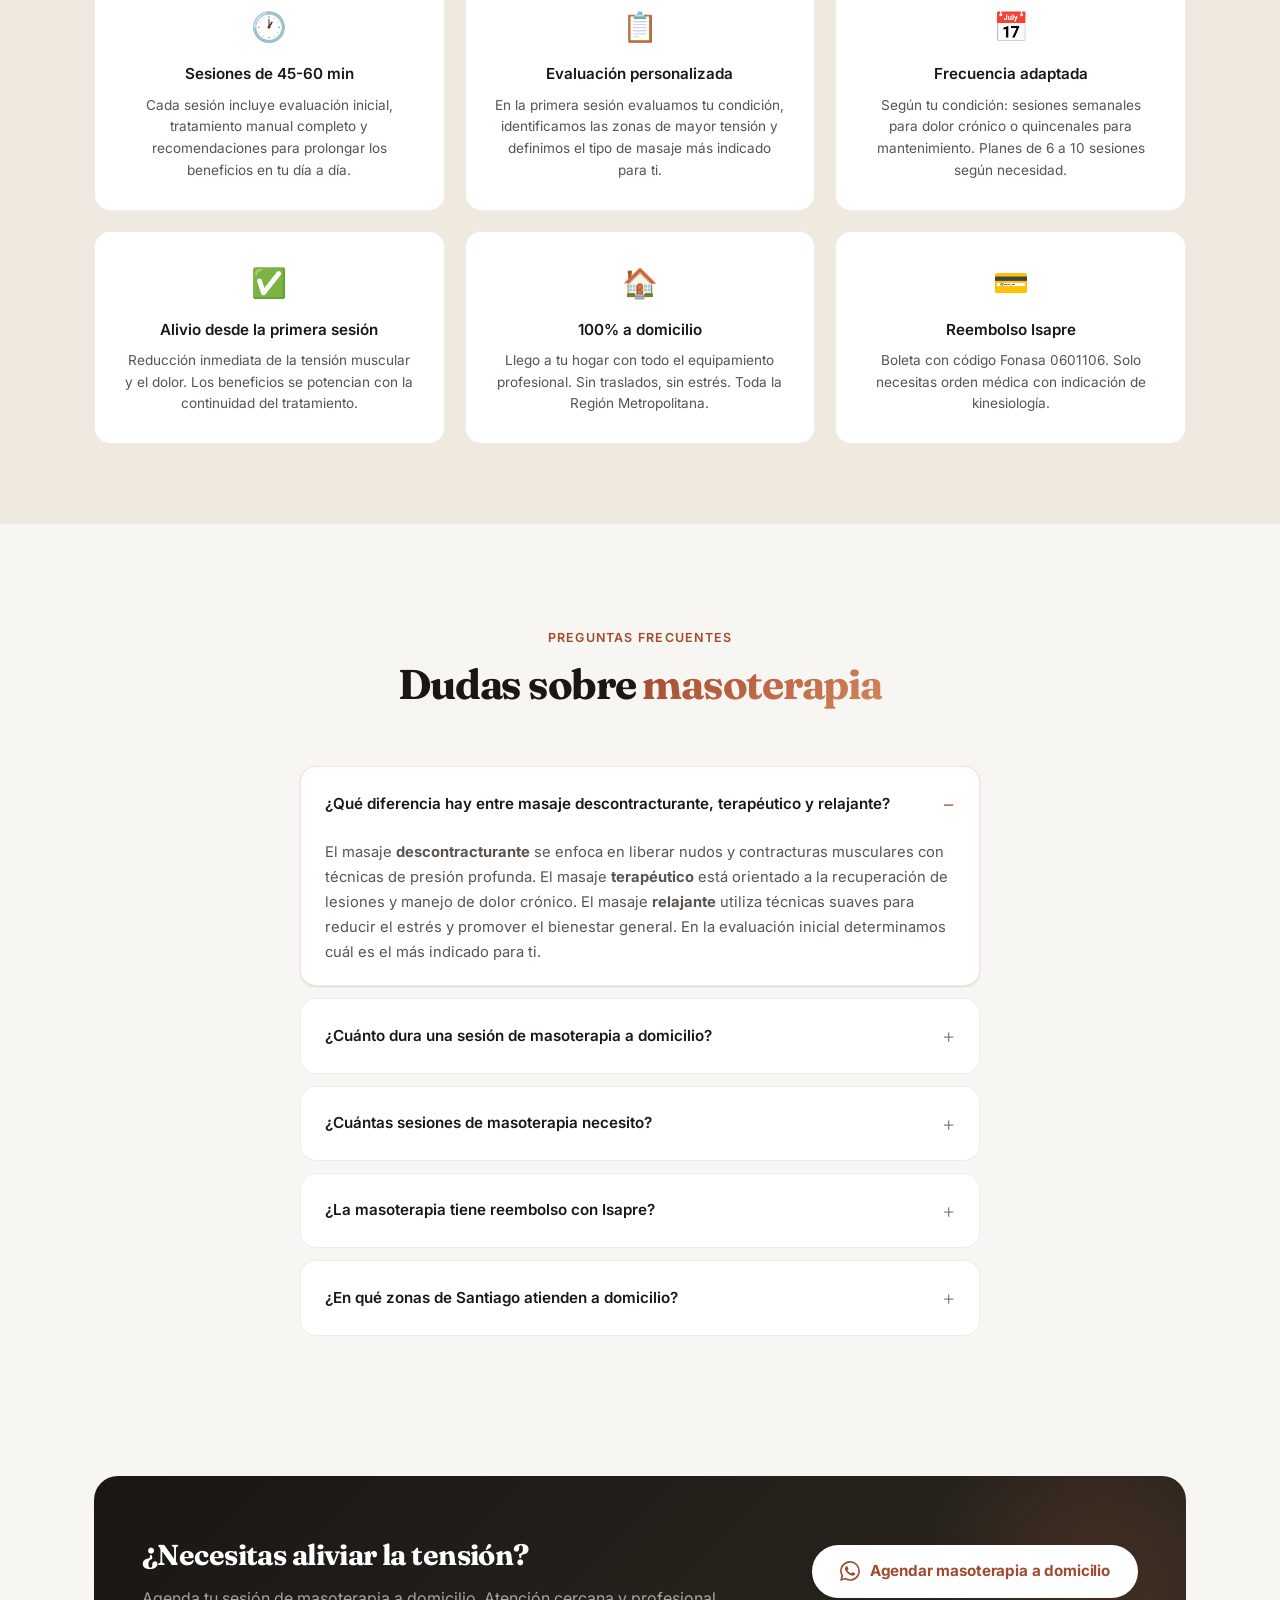
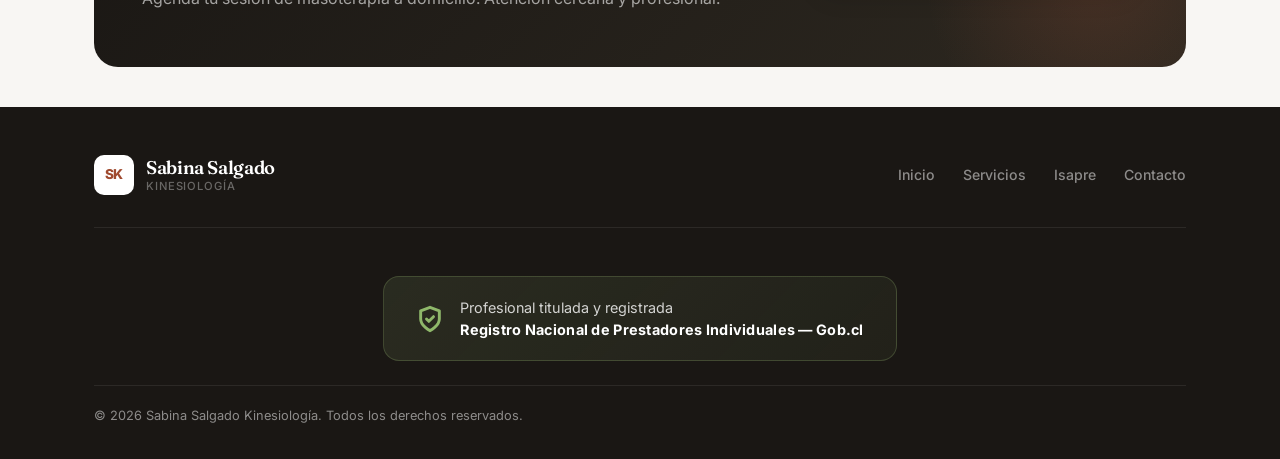
<file: masoterapia/index.html>
<!DOCTYPE html>
<html lang="es-CL">
<head>
  <meta charset="UTF-8">
  <meta name="viewport" content="width=device-width, initial-scale=1.0, maximum-scale=1.0, user-scalable=no">

  <!-- Primary SEO Meta Tags -->
  <title>Masoterapia a Domicilio Santiago | Sabina Salgado</title>
  <meta name="description" content="Masoterapia profesional a domicilio en Santiago. Masaje descontracturante, terapéutico y relajante en tu hogar. Alivio de contracturas, estrés y dolor muscular con reembolso Isapre.">
  <meta name="keywords" content="masoterapia a domicilio Santiago, masaje descontracturante domicilio, masaje terapéutico Santiago, masaje relajante a domicilio, masajes a domicilio Santiago">
  <meta name="author" content="Sabina Salgado - Kinesióloga">
  <meta name="robots" content="index, follow, max-snippet:-1, max-image-preview:large">
  <link rel="canonical" href="https://sabinasalgado.cl/masoterapia/">

  <!-- Technical SEO -->
  <meta name="theme-color" content="#b5593c">
  <meta name="msapplication-TileColor" content="#b5593c">
  <link rel="icon" type="image/svg+xml" href="/favicon.svg">
  <link rel="manifest" href="/site.webmanifest">

  <!-- Open Graph -->
  <meta property="og:type" content="website">
  <meta property="og:locale" content="es_CL">
  <meta property="og:title" content="Masoterapia a Domicilio Santiago | Sabina Salgado">
  <meta property="og:description" content="Masoterapia profesional a domicilio en Santiago. Masaje descontracturante, terapéutico y relajante en la comodidad de tu hogar.">
  <meta property="og:url" content="https://sabinasalgado.cl/masoterapia/">
  <meta property="og:site_name" content="Sabina Salgado Kinesiología">
  <meta property="og:image" content="https://sabinasalgado.cl/og-image.jpg">

  <!-- Geo -->
  <meta name="geo.region" content="CL-RM">
  <meta name="geo.placename" content="Santiago, Región Metropolitana">

  <!-- Fonts -->
  <link rel="preconnect" href="https://fonts.googleapis.com">
  <link rel="preconnect" href="https://fonts.gstatic.com" crossorigin>
  <link href="https://fonts.googleapis.com/css2?family=Inter:wght@400;500;600;700;800&family=Fraunces:opsz,wght@9..144,400;9..144,600;9..144,700&display=swap" rel="stylesheet">

  <!-- GA4 -->
  <script async src="https://www.googletagmanager.com/gtag/js?id=G-V2FYG9DKXL"></script>
  <script>
    window.dataLayer = window.dataLayer || [];
    function gtag(){dataLayer.push(arguments);}
    gtag('js', new Date());
    gtag('config', 'G-V2FYG9DKXL');
  </script>

  <!-- CSS -->
  <link rel="stylesheet" href="/styles.css">

  <!-- Schema.org: MedicalWebPage -->
  <script type="application/ld+json">
  {
    "@context": "https://schema.org",
    "@type": "MedicalWebPage",
    "name": "Masoterapia a Domicilio en Santiago",
    "description": "Servicio de masoterapia profesional a domicilio en Santiago. Masaje descontracturante, terapéutico y relajante para alivio de contracturas, estrés y dolor muscular.",
    "url": "https://sabinasalgado.cl/masoterapia/",
    "lastReviewed": "2026-03-17",
    "medicalAudience": {
      "@type": "MedicalAudience",
      "audienceType": "Patient"
    },
    "author": {
      "@type": "Person",
      "name": "Sabina Salgado",
      "jobTitle": "Kinesióloga",
      "url": "https://sabinasalgado.cl"
    },
    "provider": {
      "@type": "MedicalBusiness",
      "name": "Sabina Salgado Kinesiología",
      "url": "https://sabinasalgado.cl",
      "telephone": "+56963518268"
    }
  }
  </script>

  <!-- Schema.org: FAQPage -->
  <script type="application/ld+json">
  {
    "@context": "https://schema.org",
    "@type": "FAQPage",
    "mainEntity": [
      {
        "@type": "Question",
        "name": "¿Qué diferencia hay entre masaje descontracturante, terapéutico y relajante?",
        "acceptedAnswer": {
          "@type": "Answer",
          "text": "El masaje descontracturante se enfoca en liberar nudos y contracturas musculares con técnicas de presión profunda. El masaje terapéutico está orientado a la recuperación de lesiones y manejo de dolor crónico. El masaje relajante utiliza técnicas suaves para reducir el estrés y promover el bienestar general. En la evaluación inicial determinamos cuál es el más indicado para ti."
        }
      },
      {
        "@type": "Question",
        "name": "¿Cuánto dura una sesión de masoterapia a domicilio?",
        "acceptedAnswer": {
          "@type": "Answer",
          "text": "Cada sesión dura entre 45 y 60 minutos. Incluye una evaluación inicial, el tratamiento manual adaptado a tus necesidades y recomendaciones para mantener los beneficios entre sesiones. Llevo todo el equipamiento profesional a tu hogar."
        }
      },
      {
        "@type": "Question",
        "name": "¿Cuántas sesiones de masoterapia necesito?",
        "acceptedAnswer": {
          "@type": "Answer",
          "text": "Depende de tu condición. Para contracturas agudas, muchas personas sienten alivio significativo en 1 a 3 sesiones. Para dolor crónico o estrés acumulado, se recomienda un plan de 6 a 10 sesiones con frecuencia semanal o quincenal. En la primera sesión evaluamos tu caso y definimos un plan personalizado."
        }
      },
      {
        "@type": "Question",
        "name": "¿La masoterapia tiene reembolso con Isapre?",
        "acceptedAnswer": {
          "@type": "Answer",
          "text": "Sí. Emitimos boleta con el código Fonasa 0601106 (Atención Kinesiológica Integral Domiciliaria) para que puedas solicitar reembolso en tu Isapre. Solo necesitas una orden médica con indicación de kinesiología."
        }
      },
      {
        "@type": "Question",
        "name": "¿En qué zonas de Santiago atienden a domicilio?",
        "acceptedAnswer": {
          "@type": "Answer",
          "text": "Atendemos en toda la Región Metropolitana de Santiago. Las sesiones se realizan en la comodidad de tu hogar, sin necesidad de trasladarte. Solo necesitas un espacio cómodo donde puedas recostarte."
        }
      }
    ]
  }
  </script>

  <!-- Schema.org: BreadcrumbList -->
  <script type="application/ld+json">
  {
    "@context": "https://schema.org",
    "@type": "BreadcrumbList",
    "itemListElement": [
      {
        "@type": "ListItem",
        "position": 1,
        "name": "Inicio",
        "item": "https://sabinasalgado.cl/"
      },
      {
        "@type": "ListItem",
        "position": 2,
        "name": "Servicios",
        "item": "https://sabinasalgado.cl/#servicios"
      },
      {
        "@type": "ListItem",
        "position": 3,
        "name": "Masoterapia",
        "item": "https://sabinasalgado.cl/masoterapia/"
      }
    ]
  }
  </script>
</head>
<body>

  <!-- Header -->
  <header class="header" id="header" role="banner">
    <div class="container header-inner">
      <a href="/" class="logo" aria-label="Sabina Salgado Kinesiología - Inicio">
        <span class="logo-icon" aria-hidden="true">SK</span>
        <div class="logo-text">Sabina Salgado<span>Kinesiología</span></div>
      </a>
      <nav class="nav" id="nav" role="navigation" aria-label="Menú principal">
        <a href="/#servicios">Servicios</a>
        <a href="/#como-funciona">Cómo funciona</a>
        <a href="/#isapre">Isapre</a>
        <a href="/#faq">Preguntas</a>
        <a href="/#contacto" class="btn btn-nav">Agendar hora</a>
      </nav>
      <button class="menu-toggle" id="menu-toggle" aria-label="Abrir menú de navegación" aria-expanded="false">
        <span></span><span></span><span></span>
      </button>
    </div>
  </header>

  <main role="main">

    <!-- Breadcrumb -->
    <nav class="breadcrumb" aria-label="Ruta de navegación">
      <div class="container">
        <a href="/">Inicio</a>
        <span aria-hidden="true">›</span>
        <a href="/#servicios">Servicios</a>
        <span aria-hidden="true">›</span>
        <span aria-current="page">Masoterapia</span>
      </div>
    </nav>

    <!-- Hero -->
    <section class="page-hero" aria-labelledby="page-hero-title">
      <div class="container">
        <div class="page-hero-content animate-up">
          <span class="section-tag">Masoterapia profesional a domicilio</span>
          <h1 id="page-hero-title">¿Tensión muscular, estrés o contracturas que no te dejan <span class="text-gradient">descansar</span>?</h1>
          <p class="page-hero-subtitle">Cuidado profesional y cercano para aliviar la tensión de tu cuerpo. Masoterapia a domicilio con atención personalizada y dedicada.</p>
          <div class="hero-actions">
            <a href="https://wa.me/56963518268?text=Hola%20Sabina%2C%20me%20gustaría%20agendar%20una%20sesión%20de%20masoterapia%20a%20domicilio" class="btn btn-primary" target="_blank" rel="noopener">
              <svg width="20" height="20" viewBox="0 0 24 24" fill="currentColor" aria-hidden="true"><path d="M17.472 14.382c-.297-.149-1.758-.867-2.03-.967-.273-.099-.471-.148-.67.15-.197.297-.767.966-.94 1.164-.173.199-.347.223-.644.075-.297-.15-1.255-.463-2.39-1.475-.883-.788-1.48-1.761-1.653-2.059-.173-.297-.018-.458.13-.606.134-.133.298-.347.446-.52.149-.174.198-.298.298-.497.099-.198.05-.371-.025-.52-.075-.149-.669-1.612-.916-2.207-.242-.579-.487-.5-.669-.51-.173-.008-.371-.01-.57-.01-.198 0-.52.074-.792.372-.272.297-1.04 1.016-1.04 2.479 0 1.462 1.065 2.875 1.213 3.074.149.198 2.096 3.2 5.077 4.487.709.306 1.262.489 1.694.625.712.227 1.36.195 1.871.118.571-.085 1.758-.719 2.006-1.413.248-.694.248-1.289.173-1.413-.074-.124-.272-.198-.57-.347m-5.421 7.403h-.004a9.87 9.87 0 01-5.031-1.378l-.361-.214-3.741.982.998-3.648-.235-.374a9.86 9.86 0 01-1.51-5.26c.001-5.45 4.436-9.884 9.888-9.884 2.64 0 5.122 1.03 6.988 2.898a9.825 9.825 0 012.893 6.994c-.003 5.45-4.437 9.884-9.885 9.884m8.413-18.297A11.815 11.815 0 0012.05 0C5.495 0 .16 5.335.157 11.892c0 2.096.547 4.142 1.588 5.945L.057 24l6.305-1.654a11.882 11.882 0 005.683 1.448h.005c6.554 0 11.89-5.335 11.893-11.893a11.821 11.821 0 00-3.48-8.413z"/></svg>
              Agendar masoterapia a domicilio
            </a>
          </div>
        </div>
      </div>
    </section>

    <!-- Tu problema -->
    <section class="page-section" aria-labelledby="problema-title">
      <div class="container">
        <div class="section-header animate-up">
          <span class="section-tag">Tu problema</span>
          <h2 class="section-title" id="problema-title">El dolor y la tensión <span class="text-gradient">no desaparecen solos</span></h2>
          <p class="section-subtitle">Tu cuerpo necesita una pausa. Mereces un cuidado profesional que se adapte a lo que necesitas.</p>
        </div>
        <div class="problem-grid animate-up">
          <div class="problem-card">
            <div class="problem-icon" aria-hidden="true">
              <svg width="28" height="28" viewBox="0 0 24 24" fill="none" stroke="currentColor" stroke-width="1.5"><path d="M12 22c5.523 0 10-4.477 10-10S17.523 2 12 2 2 6.477 2 12s4.477 10 10 10z"/><path d="M8 15s1.5-2 4-2 4 2 4 2"/><line x1="9" y1="9" x2="9.01" y2="9"/><line x1="15" y1="9" x2="15.01" y2="9"/></svg>
            </div>
            <h3>Contracturas cervicales y de espalda</h3>
            <p>El trabajo sedentario, las pantallas y las malas posturas generan nudos musculares que causan <strong>dolor constante</strong> en cuello, hombros y espalda.</p>
          </div>
          <div class="problem-card">
            <div class="problem-icon" aria-hidden="true">
              <svg width="28" height="28" viewBox="0 0 24 24" fill="none" stroke="currentColor" stroke-width="1.5"><path d="M12 2v6m0 12v-6m-8-2h6m12 0h-6"/><circle cx="12" cy="12" r="10"/></svg>
            </div>
            <h3>Estrés y tensión acumulada</h3>
            <p>El estrés crónico se manifiesta en tu cuerpo. Afecta tu <strong>sueño, estado de ánimo y calidad de vida</strong>. La tensión muscular es su reflejo directo.</p>
          </div>
          <div class="problem-card">
            <div class="problem-icon" aria-hidden="true">
              <svg width="28" height="28" viewBox="0 0 24 24" fill="none" stroke="currentColor" stroke-width="1.5"><path d="M22 12h-4l-3 9L9 3l-3 9H2"/></svg>
            </div>
            <h3>Dolor muscular crónico</h3>
            <p>Tensiones persistentes que no se resuelven solas. El dolor se vuelve parte de tu rutina y <strong>limita tus actividades diarias</strong>.</p>
          </div>
          <div class="problem-card">
            <div class="problem-icon" aria-hidden="true">
              <svg width="28" height="28" viewBox="0 0 24 24" fill="none" stroke="currentColor" stroke-width="1.5"><path d="M18 8A6 6 0 006 8c0 7-3 9-3 9h18s-3-2-3-9"/><path d="M13.73 21a2 2 0 01-3.46 0"/></svg>
            </div>
            <h3>Fatiga física y mental</h3>
            <p>Tu cuerpo necesita una <strong>liberación profesional</strong> para recuperarse. La fatiga acumulada reduce tu rendimiento y bienestar general.</p>
          </div>
        </div>
      </div>
    </section>

    <!-- Contexto / Evidencia -->
    <section class="page-section section-warm" aria-labelledby="evidencia-title">
      <div class="container">
        <div class="section-header animate-up">
          <span class="section-tag">La evidencia</span>
          <h2 class="section-title" id="evidencia-title">¿Por qué la masoterapia <span class="text-gradient">funciona</span>?</h2>
        </div>
        <div class="evidence-content animate-up">
          <div class="evidence-block">
            <p class="evidence-intro">La masoterapia no es solo relajación — es una intervención terapéutica con beneficios comprobados por la investigación científica.</p>
          </div>
          <div class="evidence-grid">
            <div class="evidence-card">
              <span class="evidence-stat">30%</span>
              <p>de reducción en los niveles de <strong>cortisol</strong> (hormona del estrés) después de una sesión de masoterapia, según estudios del Touch Research Institute.</p>
            </div>
            <div class="evidence-card">
              <span class="evidence-stat">25%</span>
              <p>de aumento en los niveles de <strong>serotonina y dopamina</strong> post-masaje. Estas hormonas regulan el ánimo, el sueño y la sensación de bienestar.</p>
            </div>
            <div class="evidence-card">
              <span class="evidence-stat">Meta-análisis</span>
              <p>de más de 30 estudios clínicos confirma que la masoterapia <strong>reduce significativamente la ansiedad, el dolor y la presión arterial</strong> en diversas poblaciones.</p>
            </div>
            <div class="evidence-card">
              <span class="evidence-stat">OMS</span>
              <p>La Organización Mundial de la Salud reconoce la masoterapia como una <strong>práctica de salud complementaria</strong> válida dentro de las estrategias de medicina tradicional.</p>
            </div>
          </div>
        </div>
      </div>
    </section>

    <!-- Tratamiento: Tipos de masaje -->
    <section class="page-section" aria-labelledby="tratamiento-title">
      <div class="container">
        <div class="section-header animate-up">
          <span class="section-tag">Tu tratamiento</span>
          <h2 class="section-title" id="tratamiento-title">El masaje indicado para <span class="text-gradient">tu necesidad</span></h2>
          <p class="section-subtitle">Cada persona tiene necesidades diferentes. Evaluamos tu condición y aplicamos la técnica más efectiva para ti.</p>
        </div>
        <div class="trimester-grid animate-up">
          <div class="trimester-card">
            <div class="trimester-header">
              <span class="trimester-number">01</span>
              <div>
                <h3>Masaje Descontracturante</h3>
                <span class="trimester-weeks">Tejido profundo</span>
              </div>
            </div>
            <ul class="trimester-list">
              <li>Liberación de nudos y contracturas</li>
              <li>Técnicas de presión profunda</li>
              <li>Trabajo en puntos gatillo (trigger points)</li>
              <li>Alivio de rigidez cervical y lumbar</li>
              <li>Ideal para dolor por posturas prolongadas</li>
            </ul>
          </div>
          <div class="trimester-card featured">
            <div class="trimester-header">
              <span class="trimester-number">02</span>
              <div>
                <h3>Masaje Terapéutico</h3>
                <span class="trimester-weeks">Rehabilitación</span>
              </div>
            </div>
            <ul class="trimester-list">
              <li>Recuperación de lesiones musculares</li>
              <li>Manejo de dolor crónico</li>
              <li>Técnicas de movilización tisular</li>
              <li>Complemento de rehabilitación kinésica</li>
              <li>Plan personalizado según diagnóstico</li>
            </ul>
          </div>
          <div class="trimester-card">
            <div class="trimester-header">
              <span class="trimester-number">03</span>
              <div>
                <h3>Masaje Relajante</h3>
                <span class="trimester-weeks">Bienestar integral</span>
              </div>
            </div>
            <ul class="trimester-list">
              <li>Reducción de estrés y ansiedad</li>
              <li>Técnicas de relajación profunda</li>
              <li>Masaje de cuerpo completo</li>
              <li>Mejora del sueño y descanso</li>
              <li>Bienestar físico y mental</li>
            </ul>
          </div>
        </div>
      </div>
    </section>

    <!-- Lo esperado -->
    <section class="page-section section-warm" aria-labelledby="resultados-title">
      <div class="container">
        <div class="section-header animate-up">
          <span class="section-tag">Lo esperado</span>
          <h2 class="section-title" id="resultados-title">¿Qué puedes <span class="text-gradient">esperar</span>?</h2>
        </div>
        <div class="results-grid animate-up">
          <div class="result-card">
            <span class="result-icon" aria-hidden="true">🕐</span>
            <h3>Sesiones de 45-60 min</h3>
            <p>Cada sesión incluye evaluación inicial, tratamiento manual completo y recomendaciones para prolongar los beneficios en tu día a día.</p>
          </div>
          <div class="result-card">
            <span class="result-icon" aria-hidden="true">📋</span>
            <h3>Evaluación personalizada</h3>
            <p>En la primera sesión evaluamos tu condición, identificamos las zonas de mayor tensión y definimos el tipo de masaje más indicado para ti.</p>
          </div>
          <div class="result-card">
            <span class="result-icon" aria-hidden="true">📅</span>
            <h3>Frecuencia adaptada</h3>
            <p>Según tu condición: sesiones semanales para dolor crónico o quincenales para mantenimiento. Planes de 6 a 10 sesiones según necesidad.</p>
          </div>
          <div class="result-card">
            <span class="result-icon" aria-hidden="true">✅</span>
            <h3>Alivio desde la primera sesión</h3>
            <p>Reducción inmediata de la tensión muscular y el dolor. Los beneficios se potencian con la continuidad del tratamiento.</p>
          </div>
          <div class="result-card">
            <span class="result-icon" aria-hidden="true">🏠</span>
            <h3>100% a domicilio</h3>
            <p>Llego a tu hogar con todo el equipamiento profesional. Sin traslados, sin estrés. Toda la Región Metropolitana.</p>
          </div>
          <div class="result-card">
            <span class="result-icon" aria-hidden="true">💳</span>
            <h3>Reembolso Isapre</h3>
            <p>Boleta con código Fonasa 0601106. Solo necesitas orden médica con indicación de kinesiología.</p>
          </div>
        </div>
      </div>
    </section>

    <!-- FAQ -->
    <section class="faq" id="faq" aria-labelledby="faq-title">
      <div class="container">
        <div class="section-header animate-up">
          <span class="section-tag">Preguntas frecuentes</span>
          <h2 class="section-title" id="faq-title">Dudas sobre <span class="text-gradient">masoterapia</span></h2>
        </div>
        <div class="faq-list animate-up">
          <details class="faq-item" open>
            <summary>¿Qué diferencia hay entre masaje descontracturante, terapéutico y relajante?</summary>
            <div class="faq-answer">
              <p>El masaje <strong>descontracturante</strong> se enfoca en liberar nudos y contracturas musculares con técnicas de presión profunda. El masaje <strong>terapéutico</strong> está orientado a la recuperación de lesiones y manejo de dolor crónico. El masaje <strong>relajante</strong> utiliza técnicas suaves para reducir el estrés y promover el bienestar general. En la evaluación inicial determinamos cuál es el más indicado para ti.</p>
            </div>
          </details>
          <details class="faq-item">
            <summary>¿Cuánto dura una sesión de masoterapia a domicilio?</summary>
            <div class="faq-answer">
              <p>Cada sesión dura entre <strong>45 y 60 minutos</strong>. Incluye una evaluación inicial, el tratamiento manual adaptado a tus necesidades y recomendaciones para mantener los beneficios entre sesiones. Llevo todo el equipamiento profesional a tu hogar.</p>
            </div>
          </details>
          <details class="faq-item">
            <summary>¿Cuántas sesiones de masoterapia necesito?</summary>
            <div class="faq-answer">
              <p>Depende de tu condición. Para contracturas agudas, muchas personas sienten alivio significativo en <strong>1 a 3 sesiones</strong>. Para dolor crónico o estrés acumulado, se recomienda un plan de <strong>6 a 10 sesiones</strong> con frecuencia semanal o quincenal. En la primera sesión evaluamos tu caso y definimos un plan personalizado.</p>
            </div>
          </details>
          <details class="faq-item">
            <summary>¿La masoterapia tiene reembolso con Isapre?</summary>
            <div class="faq-answer">
              <p>Sí. Emitimos boleta con el código Fonasa <strong>0601106</strong> (Atención Kinesiológica Integral Domiciliaria) para que puedas solicitar reembolso en tu Isapre. Solo necesitas una orden médica con indicación de kinesiología.</p>
            </div>
          </details>
          <details class="faq-item">
            <summary>¿En qué zonas de Santiago atienden a domicilio?</summary>
            <div class="faq-answer">
              <p>Atendemos en toda la <strong>Región Metropolitana</strong> de Santiago. Las sesiones se realizan en la comodidad de tu hogar, sin necesidad de trasladarte. Solo necesitas un espacio cómodo donde puedas recostarte.</p>
            </div>
          </details>
        </div>
      </div>
    </section>

    <!-- CTA -->
    <section class="cta-banner" aria-label="Llamada a la acción">
      <div class="container">
        <div class="cta-inner animate-up">
          <div class="cta-content">
            <h2>¿Necesitas aliviar la tensión?</h2>
            <p>Agenda tu sesión de masoterapia a domicilio. Atención cercana y profesional.</p>
          </div>
          <a href="https://wa.me/56963518268?text=Hola%20Sabina%2C%20me%20gustaría%20agendar%20una%20sesión%20de%20masoterapia%20a%20domicilio" class="btn btn-white" target="_blank" rel="noopener">
            <svg width="20" height="20" viewBox="0 0 24 24" fill="currentColor" aria-hidden="true"><path d="M17.472 14.382c-.297-.149-1.758-.867-2.03-.967-.273-.099-.471-.148-.67.15-.197.297-.767.966-.94 1.164-.173.199-.347.223-.644.075-.297-.15-1.255-.463-2.39-1.475-.883-.788-1.48-1.761-1.653-2.059-.173-.297-.018-.458.13-.606.134-.133.298-.347.446-.52.149-.174.198-.298.298-.497.099-.198.05-.371-.025-.52-.075-.149-.669-1.612-.916-2.207-.242-.579-.487-.5-.669-.51-.173-.008-.371-.01-.57-.01-.198 0-.52.074-.792.372-.272.297-1.04 1.016-1.04 2.479 0 1.462 1.065 2.875 1.213 3.074.149.198 2.096 3.2 5.077 4.487.709.306 1.262.489 1.694.625.712.227 1.36.195 1.871.118.571-.085 1.758-.719 2.006-1.413.248-.694.248-1.289.173-1.413-.074-.124-.272-.198-.57-.347m-5.421 7.403h-.004a9.87 9.87 0 01-5.031-1.378l-.361-.214-3.741.982.998-3.648-.235-.374a9.86 9.86 0 01-1.51-5.26c.001-5.45 4.436-9.884 9.888-9.884 2.64 0 5.122 1.03 6.988 2.898a9.825 9.825 0 012.893 6.994c-.003 5.45-4.437 9.884-9.885 9.884m8.413-18.297A11.815 11.815 0 0012.05 0C5.495 0 .16 5.335.157 11.892c0 2.096.547 4.142 1.588 5.945L.057 24l6.305-1.654a11.882 11.882 0 005.683 1.448h.005c6.554 0 11.89-5.335 11.893-11.893a11.821 11.821 0 00-3.48-8.413z"/></svg>
            Agendar masoterapia a domicilio
          </a>
        </div>
      </div>
    </section>

  </main>

  <!-- Footer -->
  <footer class="footer" role="contentinfo">
    <div class="container footer-inner">
      <div class="footer-top">
        <a href="/" class="logo" aria-label="Sabina Salgado Kinesiología - Inicio">
          <span class="logo-icon logo-icon-dark" aria-hidden="true">SK</span>
          <div class="logo-text">Sabina Salgado<span>Kinesiología</span></div>
        </a>
        <div class="footer-links">
          <a href="/">Inicio</a>
          <a href="/#servicios">Servicios</a>
          <a href="/#isapre">Isapre</a>
          <a href="/#contacto">Contacto</a>
        </div>
      </div>
      <div class="footer-verificacion">
        <a href="https://rnpi.superdesalud.gob.cl/" target="_blank" rel="noopener" class="verificacion-badge" aria-label="Verificar título profesional en el Registro Nacional de Prestadores Individuales - Gob.cl">
          <svg width="18" height="18" viewBox="0 0 24 24" fill="none" stroke="currentColor" stroke-width="2.5" stroke-linecap="round" stroke-linejoin="round" aria-hidden="true"><path d="M12 22s8-4 8-10V5l-8-3-8 3v7c0 6 8 10 8 10z"/><polyline points="9 12 11 14 15 10"/></svg>
          <span class="verificacion-texto">Profesional titulada y registrada<br><strong>Registro Nacional de Prestadores Individuales — Gob.cl</strong></span>
        </a>
      </div>
      <div class="footer-bottom">
        <p>&copy; 2026 Sabina Salgado Kinesiología. Todos los derechos reservados.</p>
      </div>
    </div>
  </footer>

  <!-- Floating WhatsApp -->
  <a href="https://wa.me/56963518268?text=Hola%20Sabina%2C%20me%20gustaría%20agendar%20una%20sesión%20de%20masoterapia%20a%20domicilio" class="whatsapp-float" target="_blank" rel="noopener" aria-label="Contactar por WhatsApp">
    <svg width="28" height="28" viewBox="0 0 24 24" fill="currentColor" aria-hidden="true"><path d="M17.472 14.382c-.297-.149-1.758-.867-2.03-.967-.273-.099-.471-.148-.67.15-.197.297-.767.966-.94 1.164-.173.199-.347.223-.644.075-.297-.15-1.255-.463-2.39-1.475-.883-.788-1.48-1.761-1.653-2.059-.173-.297-.018-.458.13-.606.134-.133.298-.347.446-.52.149-.174.198-.298.298-.497.099-.198.05-.371-.025-.52-.075-.149-.669-1.612-.916-2.207-.242-.579-.487-.5-.669-.51-.173-.008-.371-.01-.57-.01-.198 0-.52.074-.792.372-.272.297-1.04 1.016-1.04 2.479 0 1.462 1.065 2.875 1.213 3.074.149.198 2.096 3.2 5.077 4.487.709.306 1.262.489 1.694.625.712.227 1.36.195 1.871.118.571-.085 1.758-.719 2.006-1.413.248-.694.248-1.289.173-1.413-.074-.124-.272-.198-.57-.347m-5.421 7.403h-.004a9.87 9.87 0 01-5.031-1.378l-.361-.214-3.741.982.998-3.648-.235-.374a9.86 9.86 0 01-1.51-5.26c.001-5.45 4.436-9.884 9.888-9.884 2.64 0 5.122 1.03 6.988 2.898a9.825 9.825 0 012.893 6.994c-.003 5.45-4.437 9.884-9.885 9.884m8.413-18.297A11.815 11.815 0 0012.05 0C5.495 0 .16 5.335.157 11.892c0 2.096.547 4.142 1.588 5.945L.057 24l6.305-1.654a11.882 11.882 0 005.683 1.448h.005c6.554 0 11.89-5.335 11.893-11.893a11.821 11.821 0 00-3.48-8.413z"/></svg>
  </a>

  <script>
    // Mobile menu toggle
    var menuToggle = document.getElementById('menu-toggle');
    var nav = document.getElementById('nav');
    menuToggle.addEventListener('click', function() {
      var isOpen = nav.classList.toggle('active');
      this.classList.toggle('active');
      this.setAttribute('aria-expanded', isOpen);
    });

    document.querySelectorAll('.nav a').forEach(function(link) {
      link.addEventListener('click', function() {
        nav.classList.remove('active');
        menuToggle.classList.remove('active');
        menuToggle.setAttribute('aria-expanded', 'false');
      });
    });

    // Header scroll effect
    var header = document.getElementById('header');
    window.addEventListener('scroll', function() {
      if (window.scrollY > 50) {
        header.classList.add('scrolled');
      } else {
        header.classList.remove('scrolled');
      }
    }, { passive: true });

    // Intersection Observer
    var observer = new IntersectionObserver(function(entries) {
      entries.forEach(function(entry) {
        if (entry.isIntersecting) {
          entry.target.classList.add('visible');
        }
      });
    }, { threshold: 0.1, rootMargin: '0px 0px -50px 0px' });

    document.querySelectorAll('.animate-up').forEach(function(el) {
      observer.observe(el);
    });

    // GA4 Event Tracking
    document.querySelectorAll('a[href*="wa.me"]').forEach(function(link) {
      link.addEventListener('click', function() {
        gtag('event', 'contact_whatsapp', {
          event_category: 'contact',
          event_label: 'masoterapia',
          page_title: 'Masoterapia'
        });
      });
    });
  </script>

</body>
</html>
</file>
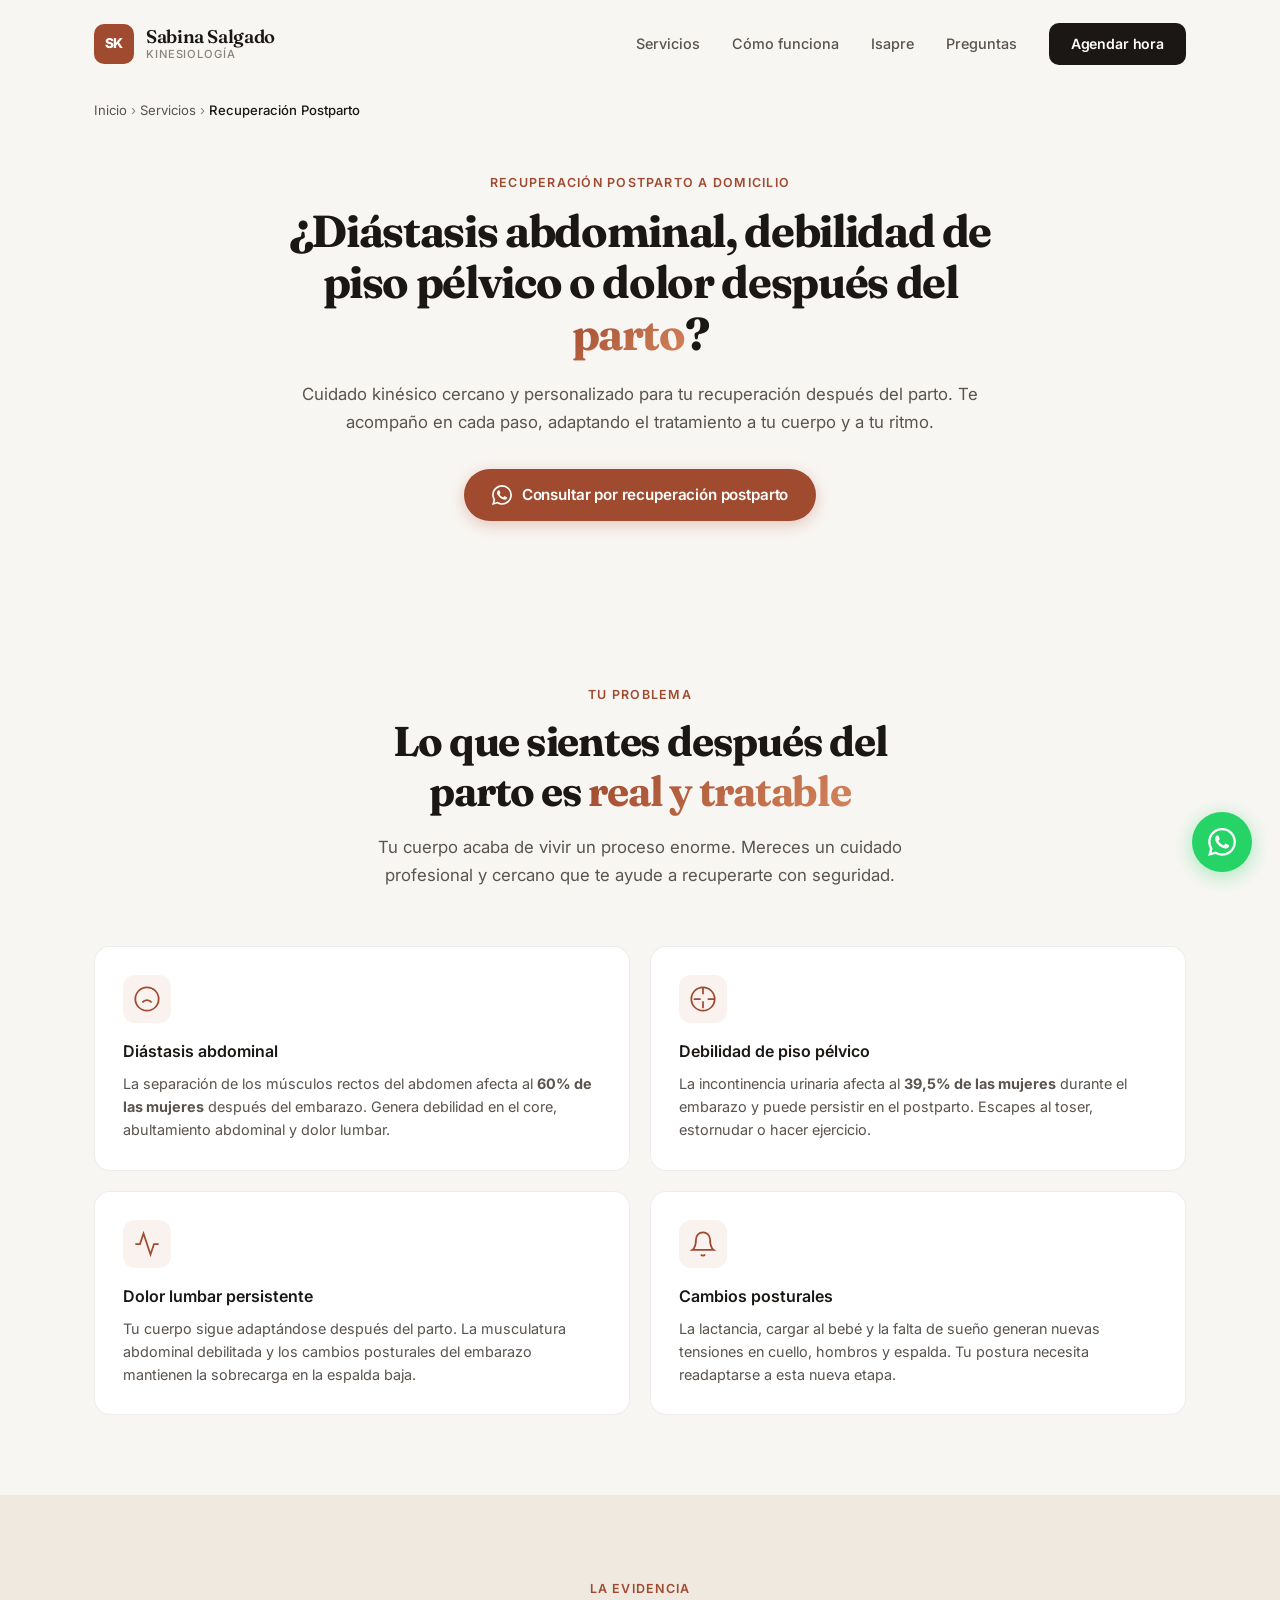
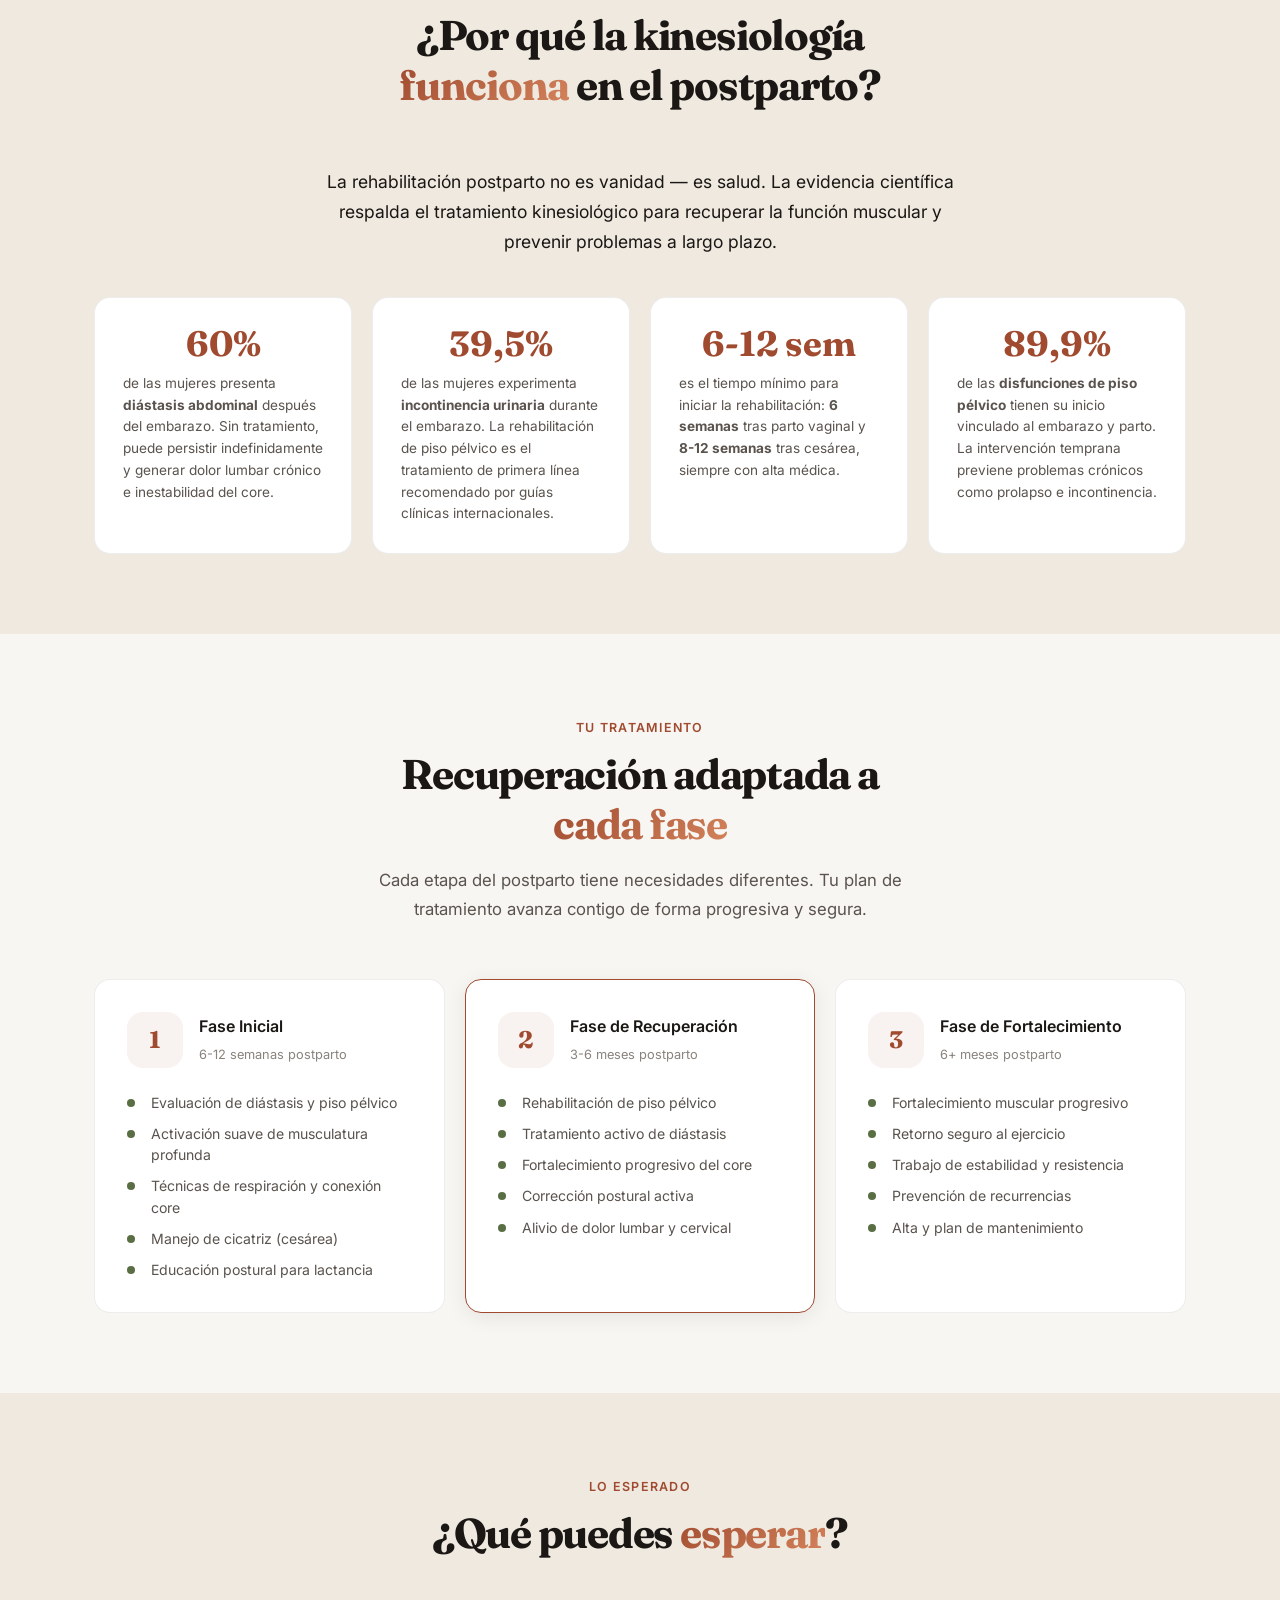
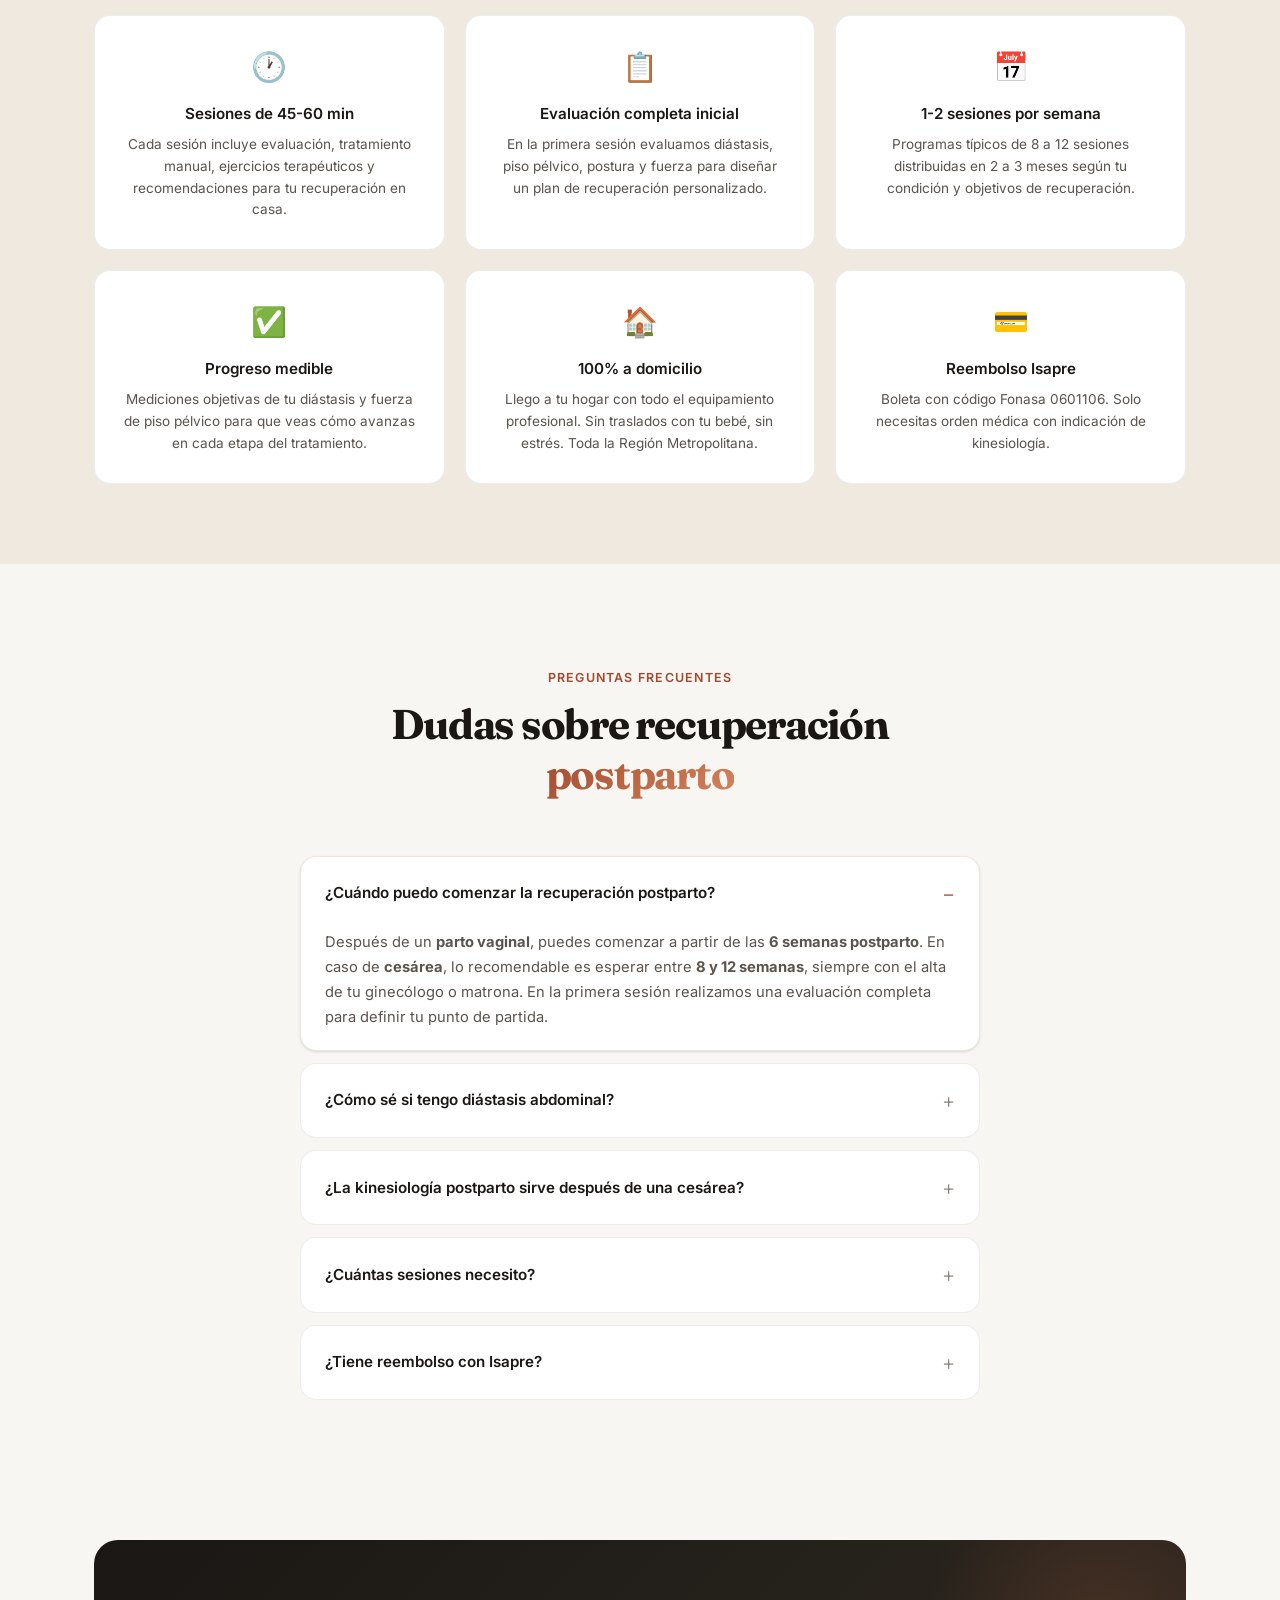
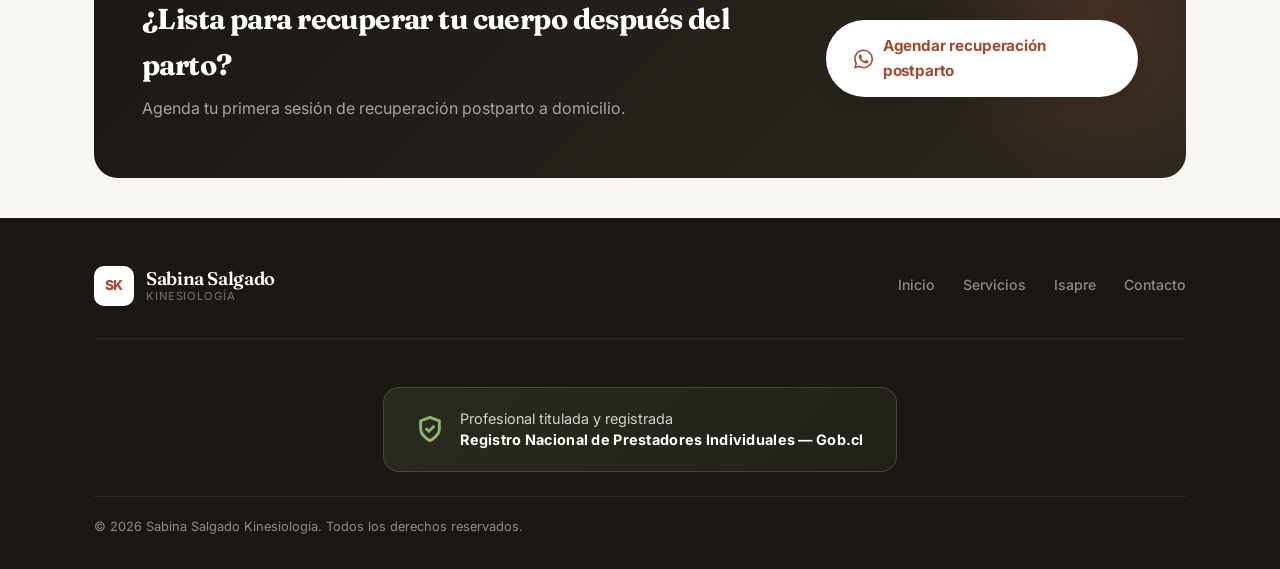
<file: recuperacion-postparto/index.html>
<!DOCTYPE html>
<html lang="es-CL">
<head>
  <meta charset="UTF-8">
  <meta name="viewport" content="width=device-width, initial-scale=1.0, maximum-scale=1.0, user-scalable=no">

  <!-- Primary SEO Meta Tags -->
  <title>Recuperación Postparto a Domicilio Santiago | Sabina Salgado</title>
  <meta name="description" content="Recuperación postparto a domicilio en Santiago. Tratamiento de diástasis abdominal, rehabilitación de piso pélvico, fortalecimiento del core y alivio de dolor lumbar. Reembolso Isapre.">
  <meta name="keywords" content="recuperación postparto, piso pélvico postparto, diástasis abdominal tratamiento, kinesiología postparto Santiago, rehabilitación postparto domicilio, incontinencia urinaria postparto, kinesióloga postparto, recuperación posparto cesárea, fortalecimiento core postparto, kine postparto Santiago">
  <meta name="author" content="Sabina Salgado - Kinesióloga">
  <meta name="robots" content="index, follow, max-snippet:-1, max-image-preview:large">
  <link rel="canonical" href="https://sabinasalgado.cl/recuperacion-postparto/">

  <!-- Technical SEO -->
  <meta name="theme-color" content="#b5593c">
  <meta name="msapplication-TileColor" content="#b5593c">
  <link rel="icon" type="image/svg+xml" href="/favicon.svg">
  <link rel="manifest" href="/site.webmanifest">

  <!-- Open Graph -->
  <meta property="og:type" content="website">
  <meta property="og:locale" content="es_CL">
  <meta property="og:title" content="Recuperación Postparto a Domicilio Santiago | Sabina Salgado">
  <meta property="og:description" content="Recuperación postparto a domicilio en Santiago. Tratamiento de diástasis abdominal, rehabilitación de piso pélvico y fortalecimiento del core.">
  <meta property="og:url" content="https://sabinasalgado.cl/recuperacion-postparto/">
  <meta property="og:site_name" content="Sabina Salgado Kinesiología">
  <meta property="og:image" content="https://sabinasalgado.cl/og-image.jpg">

  <!-- Geo -->
  <meta name="geo.region" content="CL-RM">
  <meta name="geo.placename" content="Santiago, Región Metropolitana">

  <!-- Fonts -->
  <link rel="preconnect" href="https://fonts.googleapis.com">
  <link rel="preconnect" href="https://fonts.gstatic.com" crossorigin>
  <link href="https://fonts.googleapis.com/css2?family=Inter:wght@400;500;600;700;800&family=Fraunces:opsz,wght@9..144,400;9..144,600;9..144,700&display=swap" rel="stylesheet">

  <!-- GA4 -->
  <script async src="https://www.googletagmanager.com/gtag/js?id=G-V2FYG9DKXL"></script>
  <script>
    window.dataLayer = window.dataLayer || [];
    function gtag(){dataLayer.push(arguments);}
    gtag('js', new Date());
    gtag('config', 'G-V2FYG9DKXL');
  </script>

  <!-- CSS -->
  <link rel="stylesheet" href="/styles.css">

  <!-- Schema.org: MedicalWebPage -->
  <script type="application/ld+json">
  {
    "@context": "https://schema.org",
    "@type": "MedicalWebPage",
    "name": "Recuperación Postparto a Domicilio en Santiago",
    "description": "Servicio de kinesiología postparto a domicilio en Santiago. Tratamiento de diástasis abdominal, rehabilitación de piso pélvico, fortalecimiento del core y alivio de dolor lumbar.",
    "url": "https://sabinasalgado.cl/recuperacion-postparto/",
    "lastReviewed": "2026-03-17",
    "medicalAudience": {
      "@type": "MedicalAudience",
      "audienceType": "Patient",
      "healthCondition": {
        "@type": "MedicalCondition",
        "name": "Postparto"
      }
    },
    "author": {
      "@type": "Person",
      "name": "Sabina Salgado",
      "jobTitle": "Kinesióloga",
      "url": "https://sabinasalgado.cl"
    },
    "provider": {
      "@type": "MedicalBusiness",
      "name": "Sabina Salgado Kinesiología",
      "url": "https://sabinasalgado.cl",
      "telephone": "+56963518268"
    }
  }
  </script>

  <!-- Schema.org: FAQPage -->
  <script type="application/ld+json">
  {
    "@context": "https://schema.org",
    "@type": "FAQPage",
    "mainEntity": [
      {
        "@type": "Question",
        "name": "¿Cuándo puedo comenzar la recuperación postparto con kinesiología?",
        "acceptedAnswer": {
          "@type": "Answer",
          "text": "Después de un parto vaginal, puedes comenzar a partir de las 6 semanas postparto. En caso de cesárea, lo recomendable es esperar entre 8 y 12 semanas, siempre con el alta de tu ginecólogo o matrona. En la primera sesión realizamos una evaluación completa para definir tu punto de partida."
        }
      },
      {
        "@type": "Question",
        "name": "¿Cómo sé si tengo diástasis abdominal?",
        "acceptedAnswer": {
          "@type": "Answer",
          "text": "La diástasis abdominal es la separación de los músculos rectos del abdomen. Puedes notar un abultamiento en la línea media al hacer un abdominal, sensación de debilidad en el core o dolor lumbar persistente. En la primera sesión realizamos una evaluación clínica precisa para medir la separación y definir el tratamiento adecuado."
        }
      },
      {
        "@type": "Question",
        "name": "¿La kinesiología postparto sirve después de una cesárea?",
        "acceptedAnswer": {
          "@type": "Answer",
          "text": "Sí, es especialmente importante después de una cesárea. La cirugía afecta los tejidos abdominales profundos y puede generar adherencias en la cicatriz. La kinesiología ayuda a recuperar la función abdominal, tratar la cicatriz, rehabilitar el piso pélvico y restablecer la postura."
        }
      },
      {
        "@type": "Question",
        "name": "¿Cuántas sesiones necesito para la recuperación postparto?",
        "acceptedAnswer": {
          "@type": "Answer",
          "text": "Depende de tu condición específica. Un programa típico incluye entre 8 y 12 sesiones distribuidas en 2 a 3 meses. La frecuencia habitual es de 1 a 2 sesiones por semana. En la evaluación inicial definimos los objetivos y la duración estimada de tu tratamiento."
        }
      },
      {
        "@type": "Question",
        "name": "¿La kinesiología postparto tiene reembolso con Isapre?",
        "acceptedAnswer": {
          "@type": "Answer",
          "text": "Sí. Emitimos boleta con el código Fonasa 0601106 (Atención Kinesiológica Integral Domiciliaria) para que puedas solicitar reembolso en tu Isapre. Solo necesitas una orden médica con indicación de kinesiología."
        }
      }
    ]
  }
  </script>

  <!-- Schema.org: BreadcrumbList -->
  <script type="application/ld+json">
  {
    "@context": "https://schema.org",
    "@type": "BreadcrumbList",
    "itemListElement": [
      {
        "@type": "ListItem",
        "position": 1,
        "name": "Inicio",
        "item": "https://sabinasalgado.cl/"
      },
      {
        "@type": "ListItem",
        "position": 2,
        "name": "Servicios",
        "item": "https://sabinasalgado.cl/#servicios"
      },
      {
        "@type": "ListItem",
        "position": 3,
        "name": "Recuperación Postparto",
        "item": "https://sabinasalgado.cl/recuperacion-postparto/"
      }
    ]
  }
  </script>
</head>
<body>

  <!-- Header -->
  <header class="header" id="header" role="banner">
    <div class="container header-inner">
      <a href="/" class="logo" aria-label="Sabina Salgado Kinesiología - Inicio">
        <span class="logo-icon" aria-hidden="true">SK</span>
        <div class="logo-text">Sabina Salgado<span>Kinesiología</span></div>
      </a>
      <nav class="nav" id="nav" role="navigation" aria-label="Menú principal">
        <a href="/#servicios">Servicios</a>
        <a href="/#como-funciona">Cómo funciona</a>
        <a href="/#isapre">Isapre</a>
        <a href="/#faq">Preguntas</a>
        <a href="/#contacto" class="btn btn-nav">Agendar hora</a>
      </nav>
      <button class="menu-toggle" id="menu-toggle" aria-label="Abrir menú de navegación" aria-expanded="false">
        <span></span><span></span><span></span>
      </button>
    </div>
  </header>

  <main role="main">

    <!-- Breadcrumb -->
    <nav class="breadcrumb" aria-label="Ruta de navegación">
      <div class="container">
        <a href="/">Inicio</a>
        <span aria-hidden="true">›</span>
        <a href="/#servicios">Servicios</a>
        <span aria-hidden="true">›</span>
        <span aria-current="page">Recuperación Postparto</span>
      </div>
    </nav>

    <!-- Hero -->
    <section class="page-hero" aria-labelledby="page-hero-title">
      <div class="container">
        <div class="page-hero-content animate-up">
          <span class="section-tag">Recuperación postparto a domicilio</span>
          <h1 id="page-hero-title">¿Diástasis abdominal, debilidad de piso pélvico o dolor después del <span class="text-gradient">parto</span>?</h1>
          <p class="page-hero-subtitle">Cuidado kinésico cercano y personalizado para tu recuperación después del parto. Te acompaño en cada paso, adaptando el tratamiento a tu cuerpo y a tu ritmo.</p>
          <div class="hero-actions">
            <a href="https://wa.me/56963518268?text=Hola%20Sabina%2C%20tuve%20un%20parto%20recientemente%20y%20me%20gustaría%20consultar%20por%20recuperación%20postparto%20a%20domicilio" class="btn btn-primary" target="_blank" rel="noopener">
              <svg width="20" height="20" viewBox="0 0 24 24" fill="currentColor" aria-hidden="true"><path d="M17.472 14.382c-.297-.149-1.758-.867-2.03-.967-.273-.099-.471-.148-.67.15-.197.297-.767.966-.94 1.164-.173.199-.347.223-.644.075-.297-.15-1.255-.463-2.39-1.475-.883-.788-1.48-1.761-1.653-2.059-.173-.297-.018-.458.13-.606.134-.133.298-.347.446-.52.149-.174.198-.298.298-.497.099-.198.05-.371-.025-.52-.075-.149-.669-1.612-.916-2.207-.242-.579-.487-.5-.669-.51-.173-.008-.371-.01-.57-.01-.198 0-.52.074-.792.372-.272.297-1.04 1.016-1.04 2.479 0 1.462 1.065 2.875 1.213 3.074.149.198 2.096 3.2 5.077 4.487.709.306 1.262.489 1.694.625.712.227 1.36.195 1.871.118.571-.085 1.758-.719 2.006-1.413.248-.694.248-1.289.173-1.413-.074-.124-.272-.198-.57-.347m-5.421 7.403h-.004a9.87 9.87 0 01-5.031-1.378l-.361-.214-3.741.982.998-3.648-.235-.374a9.86 9.86 0 01-1.51-5.26c.001-5.45 4.436-9.884 9.888-9.884 2.64 0 5.122 1.03 6.988 2.898a9.825 9.825 0 012.893 6.994c-.003 5.45-4.437 9.884-9.885 9.884m8.413-18.297A11.815 11.815 0 0012.05 0C5.495 0 .16 5.335.157 11.892c0 2.096.547 4.142 1.588 5.945L.057 24l6.305-1.654a11.882 11.882 0 005.683 1.448h.005c6.554 0 11.89-5.335 11.893-11.893a11.821 11.821 0 00-3.48-8.413z"/></svg>
              Consultar por recuperación postparto
            </a>
          </div>
        </div>
      </div>
    </section>

    <!-- Tu problema -->
    <section class="page-section" aria-labelledby="problema-title">
      <div class="container">
        <div class="section-header animate-up">
          <span class="section-tag">Tu problema</span>
          <h2 class="section-title" id="problema-title">Lo que sientes después del parto es <span class="text-gradient">real y tratable</span></h2>
          <p class="section-subtitle">Tu cuerpo acaba de vivir un proceso enorme. Mereces un cuidado profesional y cercano que te ayude a recuperarte con seguridad.</p>
        </div>
        <div class="problem-grid animate-up">
          <div class="problem-card">
            <div class="problem-icon" aria-hidden="true">
              <svg width="28" height="28" viewBox="0 0 24 24" fill="none" stroke="currentColor" stroke-width="1.5"><path d="M12 22c5.523 0 10-4.477 10-10S17.523 2 12 2 2 6.477 2 12s4.477 10 10 10z"/><path d="M8 15s1.5-2 4-2 4 2 4 2"/><line x1="9" y1="9" x2="9.01" y2="9"/><line x1="15" y1="9" x2="15.01" y2="9"/></svg>
            </div>
            <h3>Diástasis abdominal</h3>
            <p>La separación de los músculos rectos del abdomen afecta al <strong>60% de las mujeres</strong> después del embarazo. Genera debilidad en el core, abultamiento abdominal y dolor lumbar.</p>
          </div>
          <div class="problem-card">
            <div class="problem-icon" aria-hidden="true">
              <svg width="28" height="28" viewBox="0 0 24 24" fill="none" stroke="currentColor" stroke-width="1.5"><path d="M12 2v6m0 12v-6m-8-2h6m12 0h-6"/><circle cx="12" cy="12" r="10"/></svg>
            </div>
            <h3>Debilidad de piso pélvico</h3>
            <p>La incontinencia urinaria afecta al <strong>39,5% de las mujeres</strong> durante el embarazo y puede persistir en el postparto. Escapes al toser, estornudar o hacer ejercicio.</p>
          </div>
          <div class="problem-card">
            <div class="problem-icon" aria-hidden="true">
              <svg width="28" height="28" viewBox="0 0 24 24" fill="none" stroke="currentColor" stroke-width="1.5"><path d="M22 12h-4l-3 9L9 3l-3 9H2"/></svg>
            </div>
            <h3>Dolor lumbar persistente</h3>
            <p>Tu cuerpo sigue adaptándose después del parto. La musculatura abdominal debilitada y los cambios posturales del embarazo mantienen la sobrecarga en la espalda baja.</p>
          </div>
          <div class="problem-card">
            <div class="problem-icon" aria-hidden="true">
              <svg width="28" height="28" viewBox="0 0 24 24" fill="none" stroke="currentColor" stroke-width="1.5"><path d="M18 8A6 6 0 006 8c0 7-3 9-3 9h18s-3-2-3-9"/><path d="M13.73 21a2 2 0 01-3.46 0"/></svg>
            </div>
            <h3>Cambios posturales</h3>
            <p>La lactancia, cargar al bebé y la falta de sueño generan nuevas tensiones en cuello, hombros y espalda. Tu postura necesita readaptarse a esta nueva etapa.</p>
          </div>
        </div>
      </div>
    </section>

    <!-- Contexto / Evidencia -->
    <section class="page-section section-warm" aria-labelledby="evidencia-title">
      <div class="container">
        <div class="section-header animate-up">
          <span class="section-tag">La evidencia</span>
          <h2 class="section-title" id="evidencia-title">¿Por qué la kinesiología <span class="text-gradient">funciona</span> en el postparto?</h2>
        </div>
        <div class="evidence-content animate-up">
          <div class="evidence-block">
            <p class="evidence-intro">La rehabilitación postparto no es vanidad — es salud. La evidencia científica respalda el tratamiento kinesiológico para recuperar la función muscular y prevenir problemas a largo plazo.</p>
          </div>
          <div class="evidence-grid">
            <div class="evidence-card">
              <span class="evidence-stat">60%</span>
              <p>de las mujeres presenta <strong>diástasis abdominal</strong> después del embarazo. Sin tratamiento, puede persistir indefinidamente y generar dolor lumbar crónico e inestabilidad del core.</p>
            </div>
            <div class="evidence-card">
              <span class="evidence-stat">39,5%</span>
              <p>de las mujeres experimenta <strong>incontinencia urinaria</strong> durante el embarazo. La rehabilitación de piso pélvico es el tratamiento de primera línea recomendado por guías clínicas internacionales.</p>
            </div>
            <div class="evidence-card">
              <span class="evidence-stat">6-12 sem</span>
              <p>es el tiempo mínimo para iniciar la rehabilitación: <strong>6 semanas</strong> tras parto vaginal y <strong>8-12 semanas</strong> tras cesárea, siempre con alta médica.</p>
            </div>
            <div class="evidence-card">
              <span class="evidence-stat">89,9%</span>
              <p>de las <strong>disfunciones de piso pélvico</strong> tienen su inicio vinculado al embarazo y parto. La intervención temprana previene problemas crónicos como prolapso e incontinencia.</p>
            </div>
          </div>
        </div>
      </div>
    </section>

    <!-- Tratamiento por fase -->
    <section class="page-section" aria-labelledby="tratamiento-title">
      <div class="container">
        <div class="section-header animate-up">
          <span class="section-tag">Tu tratamiento</span>
          <h2 class="section-title" id="tratamiento-title">Recuperación adaptada a <span class="text-gradient">cada fase</span></h2>
          <p class="section-subtitle">Cada etapa del postparto tiene necesidades diferentes. Tu plan de tratamiento avanza contigo de forma progresiva y segura.</p>
        </div>
        <div class="trimester-grid animate-up">
          <div class="trimester-card">
            <div class="trimester-header">
              <span class="trimester-number">1</span>
              <div>
                <h3>Fase Inicial</h3>
                <span class="trimester-weeks">6-12 semanas postparto</span>
              </div>
            </div>
            <ul class="trimester-list">
              <li>Evaluación de diástasis y piso pélvico</li>
              <li>Activación suave de musculatura profunda</li>
              <li>Técnicas de respiración y conexión core</li>
              <li>Manejo de cicatriz (cesárea)</li>
              <li>Educación postural para lactancia</li>
            </ul>
          </div>
          <div class="trimester-card featured">
            <div class="trimester-header">
              <span class="trimester-number">2</span>
              <div>
                <h3>Fase de Recuperación</h3>
                <span class="trimester-weeks">3-6 meses postparto</span>
              </div>
            </div>
            <ul class="trimester-list">
              <li>Rehabilitación de piso pélvico</li>
              <li>Tratamiento activo de diástasis</li>
              <li>Fortalecimiento progresivo del core</li>
              <li>Corrección postural activa</li>
              <li>Alivio de dolor lumbar y cervical</li>
            </ul>
          </div>
          <div class="trimester-card">
            <div class="trimester-header">
              <span class="trimester-number">3</span>
              <div>
                <h3>Fase de Fortalecimiento</h3>
                <span class="trimester-weeks">6+ meses postparto</span>
              </div>
            </div>
            <ul class="trimester-list">
              <li>Fortalecimiento muscular progresivo</li>
              <li>Retorno seguro al ejercicio</li>
              <li>Trabajo de estabilidad y resistencia</li>
              <li>Prevención de recurrencias</li>
              <li>Alta y plan de mantenimiento</li>
            </ul>
          </div>
        </div>
      </div>
    </section>

    <!-- Lo esperado -->
    <section class="page-section section-warm" aria-labelledby="resultados-title">
      <div class="container">
        <div class="section-header animate-up">
          <span class="section-tag">Lo esperado</span>
          <h2 class="section-title" id="resultados-title">¿Qué puedes <span class="text-gradient">esperar</span>?</h2>
        </div>
        <div class="results-grid animate-up">
          <div class="result-card">
            <span class="result-icon" aria-hidden="true">🕐</span>
            <h3>Sesiones de 45-60 min</h3>
            <p>Cada sesión incluye evaluación, tratamiento manual, ejercicios terapéuticos y recomendaciones para tu recuperación en casa.</p>
          </div>
          <div class="result-card">
            <span class="result-icon" aria-hidden="true">📋</span>
            <h3>Evaluación completa inicial</h3>
            <p>En la primera sesión evaluamos diástasis, piso pélvico, postura y fuerza para diseñar un plan de recuperación personalizado.</p>
          </div>
          <div class="result-card">
            <span class="result-icon" aria-hidden="true">📅</span>
            <h3>1-2 sesiones por semana</h3>
            <p>Programas típicos de 8 a 12 sesiones distribuidas en 2 a 3 meses según tu condición y objetivos de recuperación.</p>
          </div>
          <div class="result-card">
            <span class="result-icon" aria-hidden="true">✅</span>
            <h3>Progreso medible</h3>
            <p>Mediciones objetivas de tu diástasis y fuerza de piso pélvico para que veas cómo avanzas en cada etapa del tratamiento.</p>
          </div>
          <div class="result-card">
            <span class="result-icon" aria-hidden="true">🏠</span>
            <h3>100% a domicilio</h3>
            <p>Llego a tu hogar con todo el equipamiento profesional. Sin traslados con tu bebé, sin estrés. Toda la Región Metropolitana.</p>
          </div>
          <div class="result-card">
            <span class="result-icon" aria-hidden="true">💳</span>
            <h3>Reembolso Isapre</h3>
            <p>Boleta con código Fonasa 0601106. Solo necesitas orden médica con indicación de kinesiología.</p>
          </div>
        </div>
      </div>
    </section>

    <!-- FAQ -->
    <section class="faq" id="faq" aria-labelledby="faq-title">
      <div class="container">
        <div class="section-header animate-up">
          <span class="section-tag">Preguntas frecuentes</span>
          <h2 class="section-title" id="faq-title">Dudas sobre recuperación <span class="text-gradient">postparto</span></h2>
        </div>
        <div class="faq-list animate-up">
          <details class="faq-item" open>
            <summary>¿Cuándo puedo comenzar la recuperación postparto?</summary>
            <div class="faq-answer">
              <p>Después de un <strong>parto vaginal</strong>, puedes comenzar a partir de las <strong>6 semanas postparto</strong>. En caso de <strong>cesárea</strong>, lo recomendable es esperar entre <strong>8 y 12 semanas</strong>, siempre con el alta de tu ginecólogo o matrona. En la primera sesión realizamos una evaluación completa para definir tu punto de partida.</p>
            </div>
          </details>
          <details class="faq-item">
            <summary>¿Cómo sé si tengo diástasis abdominal?</summary>
            <div class="faq-answer">
              <p>La diástasis abdominal es la separación de los músculos rectos del abdomen. Puedes notar un <strong>abultamiento en la línea media</strong> al hacer un abdominal, sensación de debilidad en el core o dolor lumbar persistente. En la primera sesión realizamos una <strong>evaluación clínica precisa</strong> para medir la separación y definir el tratamiento adecuado.</p>
            </div>
          </details>
          <details class="faq-item">
            <summary>¿La kinesiología postparto sirve después de una cesárea?</summary>
            <div class="faq-answer">
              <p>Sí, es <strong>especialmente importante</strong> después de una cesárea. La cirugía afecta los tejidos abdominales profundos y puede generar adherencias en la cicatriz. La kinesiología ayuda a recuperar la función abdominal, tratar la cicatriz, rehabilitar el piso pélvico y restablecer la postura.</p>
            </div>
          </details>
          <details class="faq-item">
            <summary>¿Cuántas sesiones necesito?</summary>
            <div class="faq-answer">
              <p>Depende de tu condición específica. Un programa típico incluye entre <strong>8 y 12 sesiones</strong> distribuidas en 2 a 3 meses. La frecuencia habitual es de <strong>1 a 2 sesiones por semana</strong>. En la evaluación inicial definimos los objetivos y la duración estimada de tu tratamiento.</p>
            </div>
          </details>
          <details class="faq-item">
            <summary>¿Tiene reembolso con Isapre?</summary>
            <div class="faq-answer">
              <p>Sí. Emitimos boleta con el código Fonasa <strong>0601106</strong> (Atención Kinesiológica Integral Domiciliaria) para que puedas solicitar reembolso en tu Isapre. Solo necesitas una orden médica con indicación de kinesiología.</p>
            </div>
          </details>
        </div>
      </div>
    </section>

    <!-- CTA -->
    <section class="cta-banner" aria-label="Llamada a la acción">
      <div class="container">
        <div class="cta-inner animate-up">
          <div class="cta-content">
            <h2>¿Lista para recuperar tu cuerpo después del parto?</h2>
            <p>Agenda tu primera sesión de recuperación postparto a domicilio.</p>
          </div>
          <a href="https://wa.me/56963518268?text=Hola%20Sabina%2C%20tuve%20un%20parto%20recientemente%20y%20me%20gustaría%20consultar%20por%20recuperación%20postparto%20a%20domicilio" class="btn btn-white" target="_blank" rel="noopener">
            <svg width="20" height="20" viewBox="0 0 24 24" fill="currentColor" aria-hidden="true"><path d="M17.472 14.382c-.297-.149-1.758-.867-2.03-.967-.273-.099-.471-.148-.67.15-.197.297-.767.966-.94 1.164-.173.199-.347.223-.644.075-.297-.15-1.255-.463-2.39-1.475-.883-.788-1.48-1.761-1.653-2.059-.173-.297-.018-.458.13-.606.134-.133.298-.347.446-.52.149-.174.198-.298.298-.497.099-.198.05-.371-.025-.52-.075-.149-.669-1.612-.916-2.207-.242-.579-.487-.5-.669-.51-.173-.008-.371-.01-.57-.01-.198 0-.52.074-.792.372-.272.297-1.04 1.016-1.04 2.479 0 1.462 1.065 2.875 1.213 3.074.149.198 2.096 3.2 5.077 4.487.709.306 1.262.489 1.694.625.712.227 1.36.195 1.871.118.571-.085 1.758-.719 2.006-1.413.248-.694.248-1.289.173-1.413-.074-.124-.272-.198-.57-.347m-5.421 7.403h-.004a9.87 9.87 0 01-5.031-1.378l-.361-.214-3.741.982.998-3.648-.235-.374a9.86 9.86 0 01-1.51-5.26c.001-5.45 4.436-9.884 9.888-9.884 2.64 0 5.122 1.03 6.988 2.898a9.825 9.825 0 012.893 6.994c-.003 5.45-4.437 9.884-9.885 9.884m8.413-18.297A11.815 11.815 0 0012.05 0C5.495 0 .16 5.335.157 11.892c0 2.096.547 4.142 1.588 5.945L.057 24l6.305-1.654a11.882 11.882 0 005.683 1.448h.005c6.554 0 11.89-5.335 11.893-11.893a11.821 11.821 0 00-3.48-8.413z"/></svg>
            Agendar recuperación postparto
          </a>
        </div>
      </div>
    </section>

  </main>

  <!-- Footer -->
  <footer class="footer" role="contentinfo">
    <div class="container footer-inner">
      <div class="footer-top">
        <a href="/" class="logo" aria-label="Sabina Salgado Kinesiología - Inicio">
          <span class="logo-icon logo-icon-dark" aria-hidden="true">SK</span>
          <div class="logo-text">Sabina Salgado<span>Kinesiología</span></div>
        </a>
        <div class="footer-links">
          <a href="/">Inicio</a>
          <a href="/#servicios">Servicios</a>
          <a href="/#isapre">Isapre</a>
          <a href="/#contacto">Contacto</a>
        </div>
      </div>
      <div class="footer-verificacion">
        <a href="https://rnpi.superdesalud.gob.cl/" target="_blank" rel="noopener" class="verificacion-badge" aria-label="Verificar título profesional en el Registro Nacional de Prestadores Individuales - Gob.cl">
          <svg width="18" height="18" viewBox="0 0 24 24" fill="none" stroke="currentColor" stroke-width="2.5" stroke-linecap="round" stroke-linejoin="round" aria-hidden="true"><path d="M12 22s8-4 8-10V5l-8-3-8 3v7c0 6 8 10 8 10z"/><polyline points="9 12 11 14 15 10"/></svg>
          <span class="verificacion-texto">Profesional titulada y registrada<br><strong>Registro Nacional de Prestadores Individuales — Gob.cl</strong></span>
        </a>
      </div>
      <div class="footer-bottom">
        <p>&copy; 2026 Sabina Salgado Kinesiología. Todos los derechos reservados.</p>
      </div>
    </div>
  </footer>

  <!-- Floating WhatsApp -->
  <a href="https://wa.me/56963518268?text=Hola%20Sabina%2C%20tuve%20un%20parto%20recientemente%20y%20me%20gustaría%20consultar%20por%20recuperación%20postparto%20a%20domicilio" class="whatsapp-float" target="_blank" rel="noopener" aria-label="Contactar por WhatsApp">
    <svg width="28" height="28" viewBox="0 0 24 24" fill="currentColor" aria-hidden="true"><path d="M17.472 14.382c-.297-.149-1.758-.867-2.03-.967-.273-.099-.471-.148-.67.15-.197.297-.767.966-.94 1.164-.173.199-.347.223-.644.075-.297-.15-1.255-.463-2.39-1.475-.883-.788-1.48-1.761-1.653-2.059-.173-.297-.018-.458.13-.606.134-.133.298-.347.446-.52.149-.174.198-.298.298-.497.099-.198.05-.371-.025-.52-.075-.149-.669-1.612-.916-2.207-.242-.579-.487-.5-.669-.51-.173-.008-.371-.01-.57-.01-.198 0-.52.074-.792.372-.272.297-1.04 1.016-1.04 2.479 0 1.462 1.065 2.875 1.213 3.074.149.198 2.096 3.2 5.077 4.487.709.306 1.262.489 1.694.625.712.227 1.36.195 1.871.118.571-.085 1.758-.719 2.006-1.413.248-.694.248-1.289.173-1.413-.074-.124-.272-.198-.57-.347m-5.421 7.403h-.004a9.87 9.87 0 01-5.031-1.378l-.361-.214-3.741.982.998-3.648-.235-.374a9.86 9.86 0 01-1.51-5.26c.001-5.45 4.436-9.884 9.888-9.884 2.64 0 5.122 1.03 6.988 2.898a9.825 9.825 0 012.893 6.994c-.003 5.45-4.437 9.884-9.885 9.884m8.413-18.297A11.815 11.815 0 0012.05 0C5.495 0 .16 5.335.157 11.892c0 2.096.547 4.142 1.588 5.945L.057 24l6.305-1.654a11.882 11.882 0 005.683 1.448h.005c6.554 0 11.89-5.335 11.893-11.893a11.821 11.821 0 00-3.48-8.413z"/></svg>
  </a>

  <script>
    // Mobile menu toggle
    var menuToggle = document.getElementById('menu-toggle');
    var nav = document.getElementById('nav');
    menuToggle.addEventListener('click', function() {
      var isOpen = nav.classList.toggle('active');
      this.classList.toggle('active');
      this.setAttribute('aria-expanded', isOpen);
    });

    document.querySelectorAll('.nav a').forEach(function(link) {
      link.addEventListener('click', function() {
        nav.classList.remove('active');
        menuToggle.classList.remove('active');
        menuToggle.setAttribute('aria-expanded', 'false');
      });
    });

    // Header scroll effect
    var header = document.getElementById('header');
    window.addEventListener('scroll', function() {
      if (window.scrollY > 50) {
        header.classList.add('scrolled');
      } else {
        header.classList.remove('scrolled');
      }
    }, { passive: true });

    // Intersection Observer
    var observer = new IntersectionObserver(function(entries) {
      entries.forEach(function(entry) {
        if (entry.isIntersecting) {
          entry.target.classList.add('visible');
        }
      });
    }, { threshold: 0.1, rootMargin: '0px 0px -50px 0px' });

    document.querySelectorAll('.animate-up').forEach(function(el) {
      observer.observe(el);
    });

    // GA4 Event Tracking
    document.querySelectorAll('a[href*="wa.me"]').forEach(function(link) {
      link.addEventListener('click', function() {
        gtag('event', 'contact_whatsapp', {
          event_category: 'contact',
          event_label: 'recuperacion_postparto',
          page_title: 'Recuperación Postparto'
        });
      });
    });
  </script>

</body>
</html>
</file>
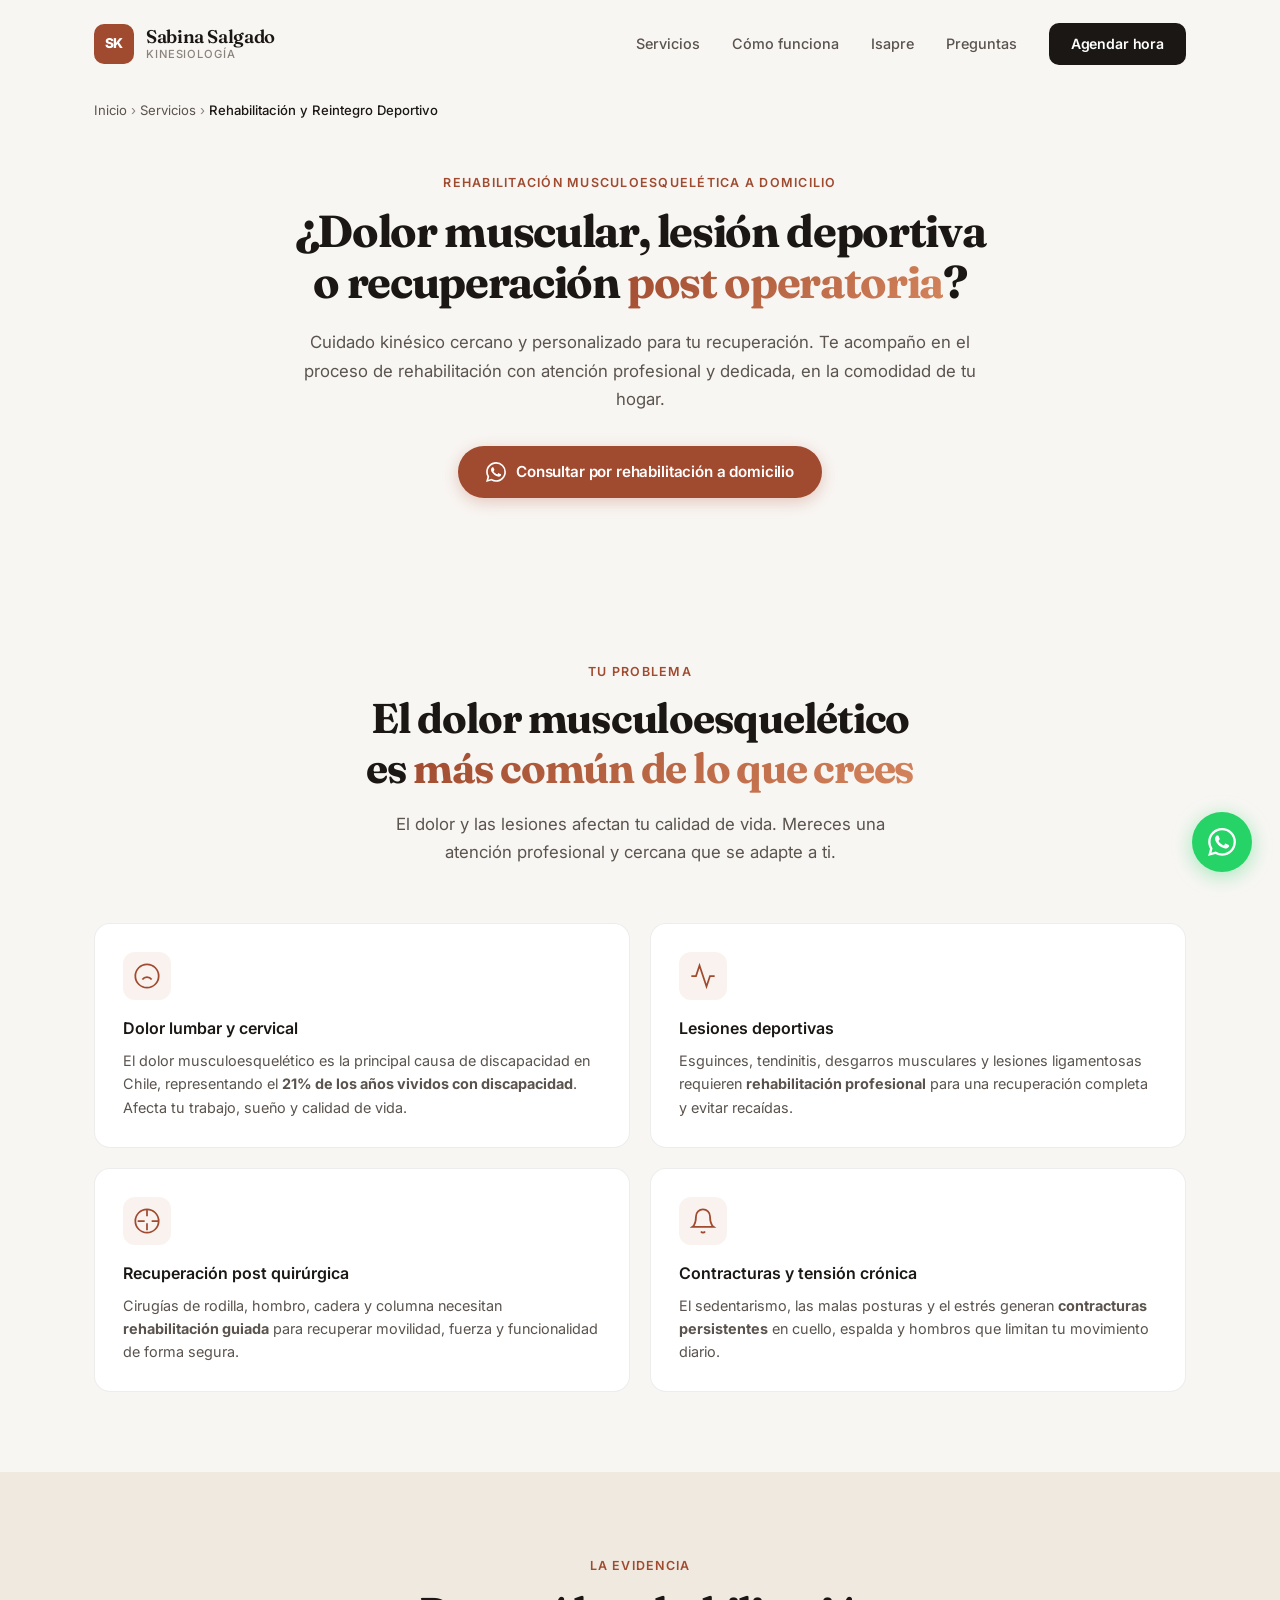
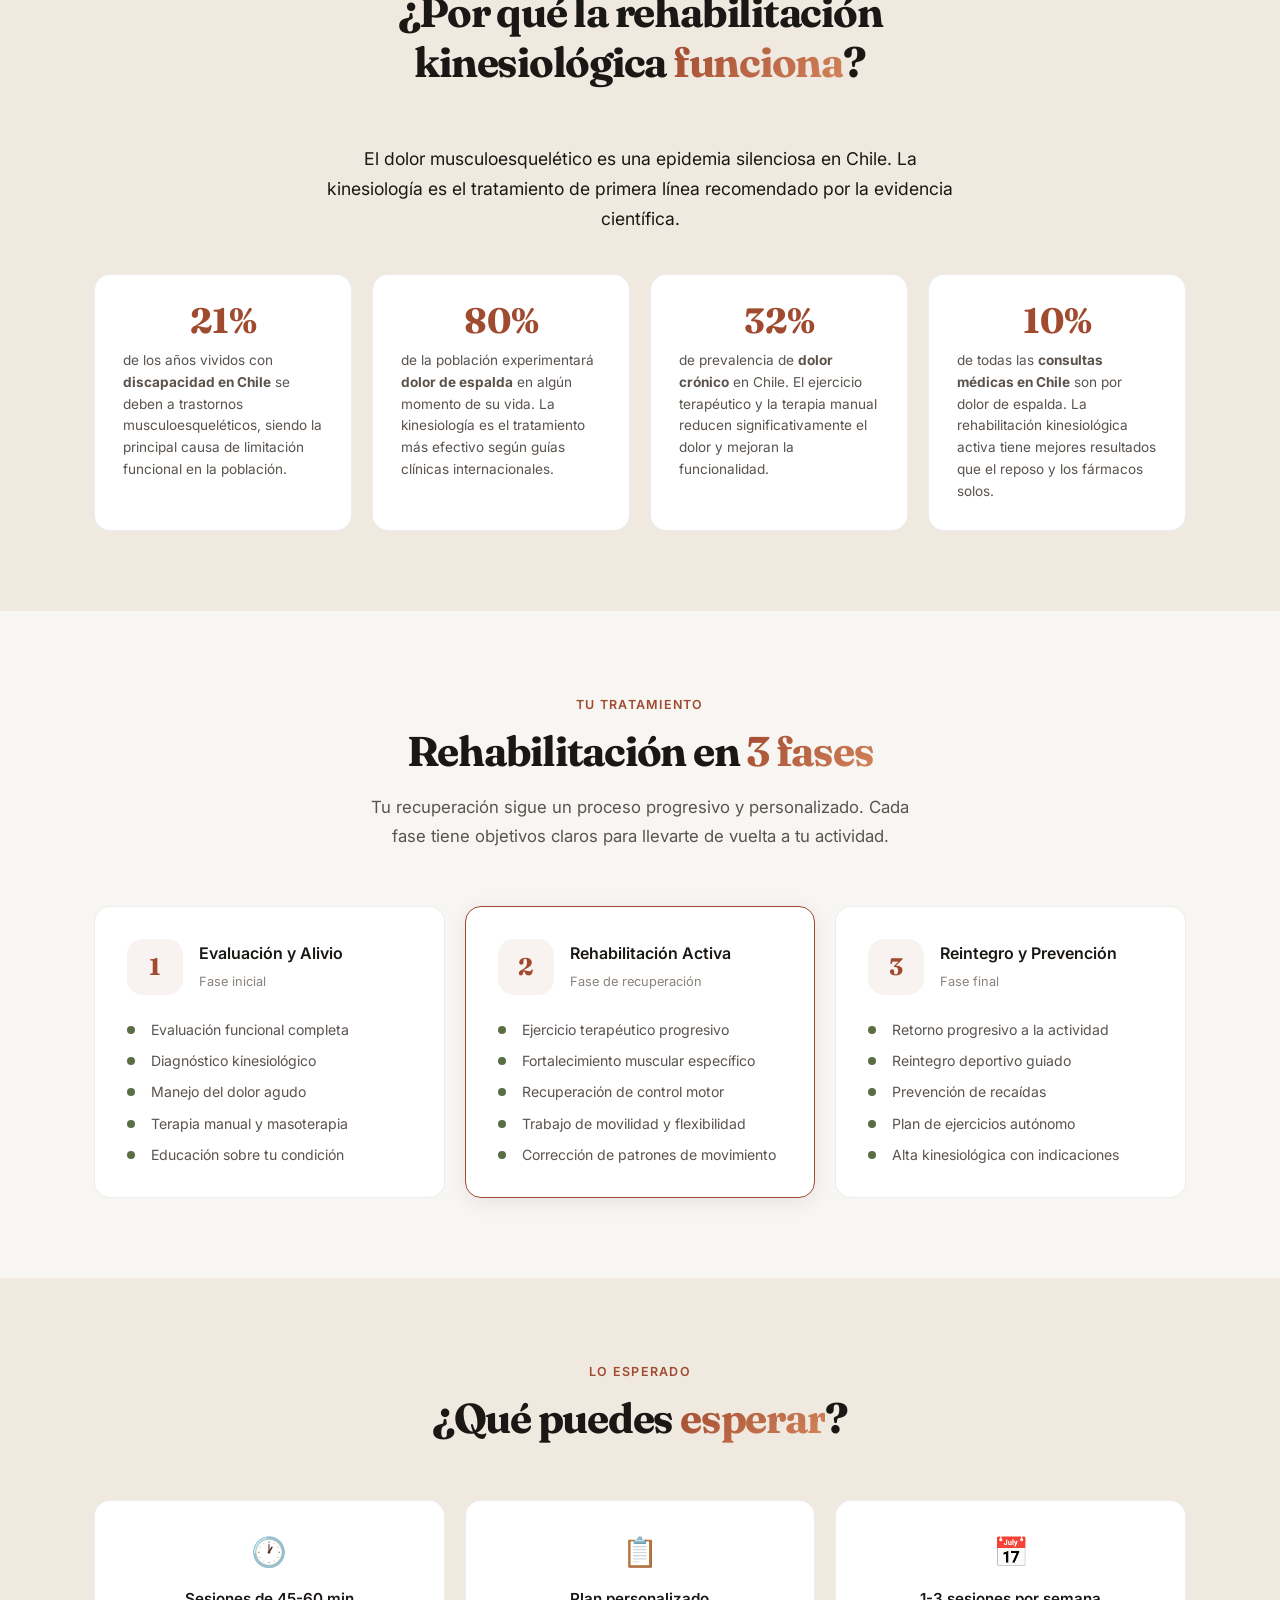
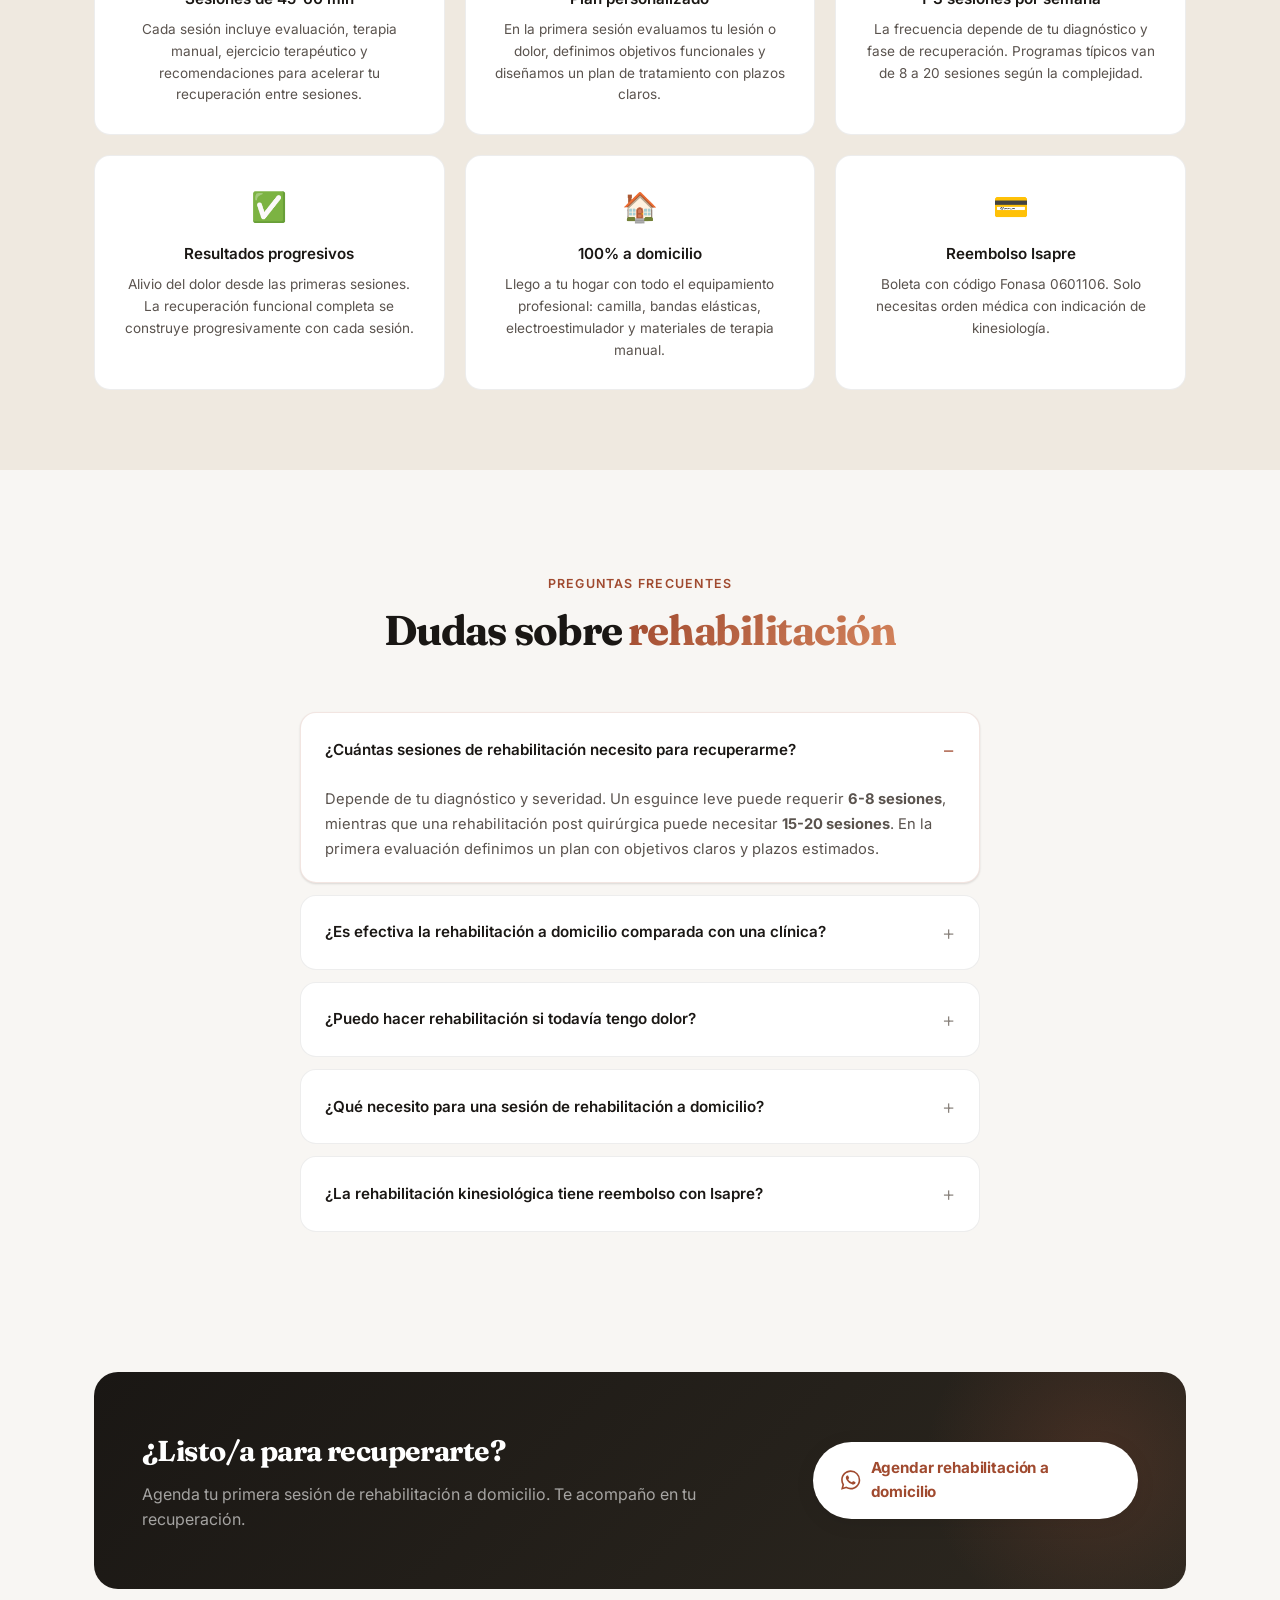
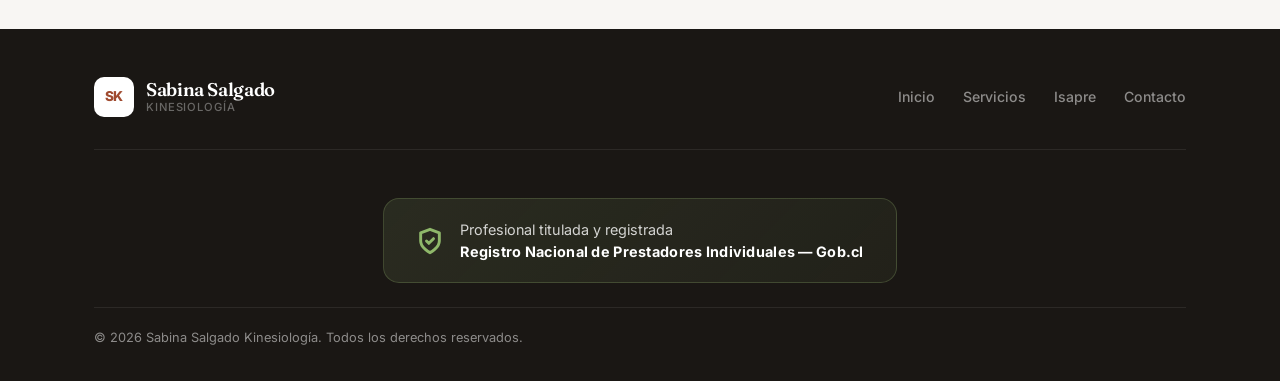
<file: rehabilitacion-deportiva/index.html>
<!DOCTYPE html>
<html lang="es-CL">
<head>
  <meta charset="UTF-8">
  <meta name="viewport" content="width=device-width, initial-scale=1.0, maximum-scale=1.0, user-scalable=no">

  <!-- Primary SEO Meta Tags -->
  <title>Rehabilitación Musculoesquelética a Domicilio Santiago | Sabina Salgado</title>
  <meta name="description" content="Rehabilitación musculoesquelética y reintegro deportivo a domicilio en Santiago. Alivio de dolor muscular, recuperación post operatoria y lesiones deportivas. Atención kinesiológica con reembolso Isapre.">
  <meta name="keywords" content="rehabilitación a domicilio Santiago, kinesiología musculoesquelética, dolor muscular kinesióloga, reintegro deportivo, rehabilitación post operatoria domicilio">
  <meta name="author" content="Sabina Salgado - Kinesióloga">
  <meta name="robots" content="index, follow, max-snippet:-1, max-image-preview:large">
  <link rel="canonical" href="https://sabinasalgado.cl/rehabilitacion-deportiva/">

  <!-- Technical SEO -->
  <meta name="theme-color" content="#b5593c">
  <meta name="msapplication-TileColor" content="#b5593c">
  <link rel="icon" type="image/svg+xml" href="/favicon.svg">
  <link rel="manifest" href="/site.webmanifest">

  <!-- Open Graph -->
  <meta property="og:type" content="website">
  <meta property="og:locale" content="es_CL">
  <meta property="og:title" content="Rehabilitación Musculoesquelética a Domicilio Santiago | Sabina Salgado">
  <meta property="og:description" content="Rehabilitación musculoesquelética y reintegro deportivo a domicilio en Santiago. Alivio de dolor, recuperación post operatoria y lesiones deportivas.">
  <meta property="og:url" content="https://sabinasalgado.cl/rehabilitacion-deportiva/">
  <meta property="og:site_name" content="Sabina Salgado Kinesiología">
  <meta property="og:image" content="https://sabinasalgado.cl/og-image.jpg">

  <!-- Geo -->
  <meta name="geo.region" content="CL-RM">
  <meta name="geo.placename" content="Santiago, Región Metropolitana">

  <!-- Fonts -->
  <link rel="preconnect" href="https://fonts.googleapis.com">
  <link rel="preconnect" href="https://fonts.gstatic.com" crossorigin>
  <link href="https://fonts.googleapis.com/css2?family=Inter:wght@400;500;600;700;800&family=Fraunces:opsz,wght@9..144,400;9..144,600;9..144,700&display=swap" rel="stylesheet">

  <!-- GA4 -->
  <script async src="https://www.googletagmanager.com/gtag/js?id=G-V2FYG9DKXL"></script>
  <script>
    window.dataLayer = window.dataLayer || [];
    function gtag(){dataLayer.push(arguments);}
    gtag('js', new Date());
    gtag('config', 'G-V2FYG9DKXL');
  </script>

  <!-- CSS -->
  <link rel="stylesheet" href="/styles.css">

  <!-- Schema.org: MedicalWebPage -->
  <script type="application/ld+json">
  {
    "@context": "https://schema.org",
    "@type": "MedicalWebPage",
    "name": "Rehabilitación Musculoesquelética a Domicilio en Santiago",
    "description": "Servicio de rehabilitación musculoesquelética y reintegro deportivo a domicilio en Santiago. Tratamiento de dolor muscular, lesiones deportivas y recuperación post operatoria.",
    "url": "https://sabinasalgado.cl/rehabilitacion-deportiva/",
    "lastReviewed": "2026-03-17",
    "medicalAudience": {
      "@type": "MedicalAudience",
      "audienceType": "Patient",
      "healthCondition": {
        "@type": "MedicalCondition",
        "name": "Trastornos musculoesqueléticos"
      }
    },
    "author": {
      "@type": "Person",
      "name": "Sabina Salgado",
      "jobTitle": "Kinesióloga",
      "url": "https://sabinasalgado.cl"
    },
    "provider": {
      "@type": "MedicalBusiness",
      "name": "Sabina Salgado Kinesiología",
      "url": "https://sabinasalgado.cl",
      "telephone": "+56963518268"
    }
  }
  </script>

  <!-- Schema.org: FAQPage -->
  <script type="application/ld+json">
  {
    "@context": "https://schema.org",
    "@type": "FAQPage",
    "mainEntity": [
      {
        "@type": "Question",
        "name": "¿Cuántas sesiones de rehabilitación necesito para recuperarme?",
        "acceptedAnswer": {
          "@type": "Answer",
          "text": "Depende de tu diagnóstico y severidad. Un esguince leve puede requerir 6-8 sesiones, mientras que una rehabilitación post quirúrgica puede necesitar 15-20 sesiones. En la primera evaluación definimos un plan con objetivos claros y plazos estimados."
        }
      },
      {
        "@type": "Question",
        "name": "¿Es efectiva la rehabilitación a domicilio comparada con una clínica?",
        "acceptedAnswer": {
          "@type": "Answer",
          "text": "Sí. La evidencia muestra que la rehabilitación domiciliaria tiene resultados equivalentes a la rehabilitación en clínica. Además, al realizarse en tu entorno, permite adaptar los ejercicios a tu espacio real y aumenta la adherencia al tratamiento."
        }
      },
      {
        "@type": "Question",
        "name": "¿Puedo hacer rehabilitación si todavía tengo dolor?",
        "acceptedAnswer": {
          "@type": "Answer",
          "text": "Sí, de hecho es recomendable. La kinesiología incluye técnicas de manejo del dolor como terapia manual, electroterapia y ejercicio terapéutico dosificado. El reposo prolongado puede retrasar la recuperación. El movimiento controlado y guiado es parte fundamental del tratamiento."
        }
      },
      {
        "@type": "Question",
        "name": "¿Qué necesito para una sesión de rehabilitación a domicilio?",
        "acceptedAnswer": {
          "@type": "Answer",
          "text": "Solo necesitas un espacio donde puedas acostarte y moverte con comodidad. Llevo todo el equipamiento profesional: camilla portátil, bandas elásticas, electroestimulador y materiales de terapia manual. Idealmente ten ropa cómoda y tu orden médica si la tienes."
        }
      },
      {
        "@type": "Question",
        "name": "¿La rehabilitación kinesiológica tiene reembolso con Isapre?",
        "acceptedAnswer": {
          "@type": "Answer",
          "text": "Sí. Emitimos boleta con el código Fonasa 0601106 (Atención Kinesiológica Integral Domiciliaria) para que puedas solicitar reembolso en tu Isapre. Solo necesitas una orden médica con indicación de kinesiología."
        }
      }
    ]
  }
  </script>

  <!-- Schema.org: BreadcrumbList -->
  <script type="application/ld+json">
  {
    "@context": "https://schema.org",
    "@type": "BreadcrumbList",
    "itemListElement": [
      {
        "@type": "ListItem",
        "position": 1,
        "name": "Inicio",
        "item": "https://sabinasalgado.cl/"
      },
      {
        "@type": "ListItem",
        "position": 2,
        "name": "Servicios",
        "item": "https://sabinasalgado.cl/#servicios"
      },
      {
        "@type": "ListItem",
        "position": 3,
        "name": "Rehabilitación y Reintegro Deportivo",
        "item": "https://sabinasalgado.cl/rehabilitacion-deportiva/"
      }
    ]
  }
  </script>
</head>
<body>

  <!-- Header -->
  <header class="header" id="header" role="banner">
    <div class="container header-inner">
      <a href="/" class="logo" aria-label="Sabina Salgado Kinesiología - Inicio">
        <span class="logo-icon" aria-hidden="true">SK</span>
        <div class="logo-text">Sabina Salgado<span>Kinesiología</span></div>
      </a>
      <nav class="nav" id="nav" role="navigation" aria-label="Menú principal">
        <a href="/#servicios">Servicios</a>
        <a href="/#como-funciona">Cómo funciona</a>
        <a href="/#isapre">Isapre</a>
        <a href="/#faq">Preguntas</a>
        <a href="/#contacto" class="btn btn-nav">Agendar hora</a>
      </nav>
      <button class="menu-toggle" id="menu-toggle" aria-label="Abrir menú de navegación" aria-expanded="false">
        <span></span><span></span><span></span>
      </button>
    </div>
  </header>

  <main role="main">

    <!-- Breadcrumb -->
    <nav class="breadcrumb" aria-label="Ruta de navegación">
      <div class="container">
        <a href="/">Inicio</a>
        <span aria-hidden="true">›</span>
        <a href="/#servicios">Servicios</a>
        <span aria-hidden="true">›</span>
        <span aria-current="page">Rehabilitación y Reintegro Deportivo</span>
      </div>
    </nav>

    <!-- Hero -->
    <section class="page-hero" aria-labelledby="page-hero-title">
      <div class="container">
        <div class="page-hero-content animate-up">
          <span class="section-tag">Rehabilitación musculoesquelética a domicilio</span>
          <h1 id="page-hero-title">¿Dolor muscular, lesión deportiva o recuperación <span class="text-gradient">post operatoria</span>?</h1>
          <p class="page-hero-subtitle">Cuidado kinésico cercano y personalizado para tu recuperación. Te acompaño en el proceso de rehabilitación con atención profesional y dedicada, en la comodidad de tu hogar.</p>
          <div class="hero-actions">
            <a href="https://wa.me/56963518268?text=Hola%20Sabina%2C%20tengo%20un%20dolor%2Flesi%C3%B3n%20y%20me%20gustar%C3%ADa%20consultar%20por%20rehabilitaci%C3%B3n%20a%20domicilio" class="btn btn-primary" target="_blank" rel="noopener">
              <svg width="20" height="20" viewBox="0 0 24 24" fill="currentColor" aria-hidden="true"><path d="M17.472 14.382c-.297-.149-1.758-.867-2.03-.967-.273-.099-.471-.148-.67.15-.197.297-.767.966-.94 1.164-.173.199-.347.223-.644.075-.297-.15-1.255-.463-2.39-1.475-.883-.788-1.48-1.761-1.653-2.059-.173-.297-.018-.458.13-.606.134-.133.298-.347.446-.52.149-.174.198-.298.298-.497.099-.198.05-.371-.025-.52-.075-.149-.669-1.612-.916-2.207-.242-.579-.487-.5-.669-.51-.173-.008-.371-.01-.57-.01-.198 0-.52.074-.792.372-.272.297-1.04 1.016-1.04 2.479 0 1.462 1.065 2.875 1.213 3.074.149.198 2.096 3.2 5.077 4.487.709.306 1.262.489 1.694.625.712.227 1.36.195 1.871.118.571-.085 1.758-.719 2.006-1.413.248-.694.248-1.289.173-1.413-.074-.124-.272-.198-.57-.347m-5.421 7.403h-.004a9.87 9.87 0 01-5.031-1.378l-.361-.214-3.741.982.998-3.648-.235-.374a9.86 9.86 0 01-1.51-5.26c.001-5.45 4.436-9.884 9.888-9.884 2.64 0 5.122 1.03 6.988 2.898a9.825 9.825 0 012.893 6.994c-.003 5.45-4.437 9.884-9.885 9.884m8.413-18.297A11.815 11.815 0 0012.05 0C5.495 0 .16 5.335.157 11.892c0 2.096.547 4.142 1.588 5.945L.057 24l6.305-1.654a11.882 11.882 0 005.683 1.448h.005c6.554 0 11.89-5.335 11.893-11.893a11.821 11.821 0 00-3.48-8.413z"/></svg>
              Consultar por rehabilitación a domicilio
            </a>
          </div>
        </div>
      </div>
    </section>

    <!-- Tu problema -->
    <section class="page-section" aria-labelledby="problema-title">
      <div class="container">
        <div class="section-header animate-up">
          <span class="section-tag">Tu problema</span>
          <h2 class="section-title" id="problema-title">El dolor musculoesquelético es <span class="text-gradient">más común de lo que crees</span></h2>
          <p class="section-subtitle">El dolor y las lesiones afectan tu calidad de vida. Mereces una atención profesional y cercana que se adapte a ti.</p>
        </div>
        <div class="problem-grid animate-up">
          <div class="problem-card">
            <div class="problem-icon" aria-hidden="true">
              <svg width="28" height="28" viewBox="0 0 24 24" fill="none" stroke="currentColor" stroke-width="1.5"><path d="M12 22c5.523 0 10-4.477 10-10S17.523 2 12 2 2 6.477 2 12s4.477 10 10 10z"/><path d="M8 15s1.5-2 4-2 4 2 4 2"/><line x1="9" y1="9" x2="9.01" y2="9"/><line x1="15" y1="9" x2="15.01" y2="9"/></svg>
            </div>
            <h3>Dolor lumbar y cervical</h3>
            <p>El dolor musculoesquelético es la principal causa de discapacidad en Chile, representando el <strong>21% de los años vividos con discapacidad</strong>. Afecta tu trabajo, sueño y calidad de vida.</p>
          </div>
          <div class="problem-card">
            <div class="problem-icon" aria-hidden="true">
              <svg width="28" height="28" viewBox="0 0 24 24" fill="none" stroke="currentColor" stroke-width="1.5"><path d="M22 12h-4l-3 9L9 3l-3 9H2"/></svg>
            </div>
            <h3>Lesiones deportivas</h3>
            <p>Esguinces, tendinitis, desgarros musculares y lesiones ligamentosas requieren <strong>rehabilitación profesional</strong> para una recuperación completa y evitar recaídas.</p>
          </div>
          <div class="problem-card">
            <div class="problem-icon" aria-hidden="true">
              <svg width="28" height="28" viewBox="0 0 24 24" fill="none" stroke="currentColor" stroke-width="1.5"><path d="M12 2v6m0 12v-6m-8-2h6m12 0h-6"/><circle cx="12" cy="12" r="10"/></svg>
            </div>
            <h3>Recuperación post quirúrgica</h3>
            <p>Cirugías de rodilla, hombro, cadera y columna necesitan <strong>rehabilitación guiada</strong> para recuperar movilidad, fuerza y funcionalidad de forma segura.</p>
          </div>
          <div class="problem-card">
            <div class="problem-icon" aria-hidden="true">
              <svg width="28" height="28" viewBox="0 0 24 24" fill="none" stroke="currentColor" stroke-width="1.5"><path d="M18 8A6 6 0 006 8c0 7-3 9-3 9h18s-3-2-3-9"/><path d="M13.73 21a2 2 0 01-3.46 0"/></svg>
            </div>
            <h3>Contracturas y tensión crónica</h3>
            <p>El sedentarismo, las malas posturas y el estrés generan <strong>contracturas persistentes</strong> en cuello, espalda y hombros que limitan tu movimiento diario.</p>
          </div>
        </div>
      </div>
    </section>

    <!-- Contexto / Evidencia -->
    <section class="page-section section-warm" aria-labelledby="evidencia-title">
      <div class="container">
        <div class="section-header animate-up">
          <span class="section-tag">La evidencia</span>
          <h2 class="section-title" id="evidencia-title">¿Por qué la rehabilitación kinesiológica <span class="text-gradient">funciona</span>?</h2>
        </div>
        <div class="evidence-content animate-up">
          <div class="evidence-block">
            <p class="evidence-intro">El dolor musculoesquelético es una epidemia silenciosa en Chile. La kinesiología es el tratamiento de primera línea recomendado por la evidencia científica.</p>
          </div>
          <div class="evidence-grid">
            <div class="evidence-card">
              <span class="evidence-stat">21%</span>
              <p>de los años vividos con <strong>discapacidad en Chile</strong> se deben a trastornos musculoesqueléticos, siendo la principal causa de limitación funcional en la población.</p>
            </div>
            <div class="evidence-card">
              <span class="evidence-stat">80%</span>
              <p>de la población experimentará <strong>dolor de espalda</strong> en algún momento de su vida. La kinesiología es el tratamiento más efectivo según guías clínicas internacionales.</p>
            </div>
            <div class="evidence-card">
              <span class="evidence-stat">32%</span>
              <p>de prevalencia de <strong>dolor crónico</strong> en Chile. El ejercicio terapéutico y la terapia manual reducen significativamente el dolor y mejoran la funcionalidad.</p>
            </div>
            <div class="evidence-card">
              <span class="evidence-stat">10%</span>
              <p>de todas las <strong>consultas médicas en Chile</strong> son por dolor de espalda. La rehabilitación kinesiológica activa tiene mejores resultados que el reposo y los fármacos solos.</p>
            </div>
          </div>
        </div>
      </div>
    </section>

    <!-- Tratamiento por fases -->
    <section class="page-section" aria-labelledby="tratamiento-title">
      <div class="container">
        <div class="section-header animate-up">
          <span class="section-tag">Tu tratamiento</span>
          <h2 class="section-title" id="tratamiento-title">Rehabilitación en <span class="text-gradient">3 fases</span></h2>
          <p class="section-subtitle">Tu recuperación sigue un proceso progresivo y personalizado. Cada fase tiene objetivos claros para llevarte de vuelta a tu actividad.</p>
        </div>
        <div class="trimester-grid animate-up">
          <div class="trimester-card">
            <div class="trimester-header">
              <span class="trimester-number">1</span>
              <div>
                <h3>Evaluación y Alivio</h3>
                <span class="trimester-weeks">Fase inicial</span>
              </div>
            </div>
            <ul class="trimester-list">
              <li>Evaluación funcional completa</li>
              <li>Diagnóstico kinesiológico</li>
              <li>Manejo del dolor agudo</li>
              <li>Terapia manual y masoterapia</li>
              <li>Educación sobre tu condición</li>
            </ul>
          </div>
          <div class="trimester-card featured">
            <div class="trimester-header">
              <span class="trimester-number">2</span>
              <div>
                <h3>Rehabilitación Activa</h3>
                <span class="trimester-weeks">Fase de recuperación</span>
              </div>
            </div>
            <ul class="trimester-list">
              <li>Ejercicio terapéutico progresivo</li>
              <li>Fortalecimiento muscular específico</li>
              <li>Recuperación de control motor</li>
              <li>Trabajo de movilidad y flexibilidad</li>
              <li>Corrección de patrones de movimiento</li>
            </ul>
          </div>
          <div class="trimester-card">
            <div class="trimester-header">
              <span class="trimester-number">3</span>
              <div>
                <h3>Reintegro y Prevención</h3>
                <span class="trimester-weeks">Fase final</span>
              </div>
            </div>
            <ul class="trimester-list">
              <li>Retorno progresivo a la actividad</li>
              <li>Reintegro deportivo guiado</li>
              <li>Prevención de recaídas</li>
              <li>Plan de ejercicios autónomo</li>
              <li>Alta kinesiológica con indicaciones</li>
            </ul>
          </div>
        </div>
      </div>
    </section>

    <!-- Lo esperado -->
    <section class="page-section section-warm" aria-labelledby="resultados-title">
      <div class="container">
        <div class="section-header animate-up">
          <span class="section-tag">Lo esperado</span>
          <h2 class="section-title" id="resultados-title">¿Qué puedes <span class="text-gradient">esperar</span>?</h2>
        </div>
        <div class="results-grid animate-up">
          <div class="result-card">
            <span class="result-icon" aria-hidden="true">🕐</span>
            <h3>Sesiones de 45-60 min</h3>
            <p>Cada sesión incluye evaluación, terapia manual, ejercicio terapéutico y recomendaciones para acelerar tu recuperación entre sesiones.</p>
          </div>
          <div class="result-card">
            <span class="result-icon" aria-hidden="true">📋</span>
            <h3>Plan personalizado</h3>
            <p>En la primera sesión evaluamos tu lesión o dolor, definimos objetivos funcionales y diseñamos un plan de tratamiento con plazos claros.</p>
          </div>
          <div class="result-card">
            <span class="result-icon" aria-hidden="true">📅</span>
            <h3>1-3 sesiones por semana</h3>
            <p>La frecuencia depende de tu diagnóstico y fase de recuperación. Programas típicos van de 8 a 20 sesiones según la complejidad.</p>
          </div>
          <div class="result-card">
            <span class="result-icon" aria-hidden="true">✅</span>
            <h3>Resultados progresivos</h3>
            <p>Alivio del dolor desde las primeras sesiones. La recuperación funcional completa se construye progresivamente con cada sesión.</p>
          </div>
          <div class="result-card">
            <span class="result-icon" aria-hidden="true">🏠</span>
            <h3>100% a domicilio</h3>
            <p>Llego a tu hogar con todo el equipamiento profesional: camilla, bandas elásticas, electroestimulador y materiales de terapia manual.</p>
          </div>
          <div class="result-card">
            <span class="result-icon" aria-hidden="true">💳</span>
            <h3>Reembolso Isapre</h3>
            <p>Boleta con código Fonasa 0601106. Solo necesitas orden médica con indicación de kinesiología.</p>
          </div>
        </div>
      </div>
    </section>

    <!-- FAQ -->
    <section class="faq" id="faq" aria-labelledby="faq-title">
      <div class="container">
        <div class="section-header animate-up">
          <span class="section-tag">Preguntas frecuentes</span>
          <h2 class="section-title" id="faq-title">Dudas sobre <span class="text-gradient">rehabilitación</span></h2>
        </div>
        <div class="faq-list animate-up">
          <details class="faq-item" open>
            <summary>¿Cuántas sesiones de rehabilitación necesito para recuperarme?</summary>
            <div class="faq-answer">
              <p>Depende de tu diagnóstico y severidad. Un esguince leve puede requerir <strong>6-8 sesiones</strong>, mientras que una rehabilitación post quirúrgica puede necesitar <strong>15-20 sesiones</strong>. En la primera evaluación definimos un plan con objetivos claros y plazos estimados.</p>
            </div>
          </details>
          <details class="faq-item">
            <summary>¿Es efectiva la rehabilitación a domicilio comparada con una clínica?</summary>
            <div class="faq-answer">
              <p>Sí. La evidencia muestra que la <strong>rehabilitación domiciliaria tiene resultados equivalentes</strong> a la rehabilitación en clínica. Además, al realizarse en tu entorno, permite adaptar los ejercicios a tu espacio real y aumenta la adherencia al tratamiento.</p>
            </div>
          </details>
          <details class="faq-item">
            <summary>¿Puedo hacer rehabilitación si todavía tengo dolor?</summary>
            <div class="faq-answer">
              <p>Sí, de hecho es recomendable. La kinesiología incluye técnicas de <strong>manejo del dolor</strong> como terapia manual, electroterapia y ejercicio terapéutico dosificado. El reposo prolongado puede retrasar la recuperación. El movimiento controlado y guiado es parte fundamental del tratamiento.</p>
            </div>
          </details>
          <details class="faq-item">
            <summary>¿Qué necesito para una sesión de rehabilitación a domicilio?</summary>
            <div class="faq-answer">
              <p>Solo necesitas un espacio donde puedas acostarte y moverte con comodidad. Llevo todo el <strong>equipamiento profesional</strong>: camilla portátil, bandas elásticas, electroestimulador y materiales de terapia manual. Idealmente ten ropa cómoda y tu orden médica si la tienes.</p>
            </div>
          </details>
          <details class="faq-item">
            <summary>¿La rehabilitación kinesiológica tiene reembolso con Isapre?</summary>
            <div class="faq-answer">
              <p>Sí. Emitimos boleta con el código Fonasa <strong>0601106</strong> (Atención Kinesiológica Integral Domiciliaria) para que puedas solicitar reembolso en tu Isapre. Solo necesitas una orden médica con indicación de kinesiología.</p>
            </div>
          </details>
        </div>
      </div>
    </section>

    <!-- CTA -->
    <section class="cta-banner" aria-label="Llamada a la acción">
      <div class="container">
        <div class="cta-inner animate-up">
          <div class="cta-content">
            <h2>¿Listo/a para recuperarte?</h2>
            <p>Agenda tu primera sesión de rehabilitación a domicilio. Te acompaño en tu recuperación.</p>
          </div>
          <a href="https://wa.me/56963518268?text=Hola%20Sabina%2C%20tengo%20un%20dolor%2Flesi%C3%B3n%20y%20me%20gustar%C3%ADa%20consultar%20por%20rehabilitaci%C3%B3n%20a%20domicilio" class="btn btn-white" target="_blank" rel="noopener">
            <svg width="20" height="20" viewBox="0 0 24 24" fill="currentColor" aria-hidden="true"><path d="M17.472 14.382c-.297-.149-1.758-.867-2.03-.967-.273-.099-.471-.148-.67.15-.197.297-.767.966-.94 1.164-.173.199-.347.223-.644.075-.297-.15-1.255-.463-2.39-1.475-.883-.788-1.48-1.761-1.653-2.059-.173-.297-.018-.458.13-.606.134-.133.298-.347.446-.52.149-.174.198-.298.298-.497.099-.198.05-.371-.025-.52-.075-.149-.669-1.612-.916-2.207-.242-.579-.487-.5-.669-.51-.173-.008-.371-.01-.57-.01-.198 0-.52.074-.792.372-.272.297-1.04 1.016-1.04 2.479 0 1.462 1.065 2.875 1.213 3.074.149.198 2.096 3.2 5.077 4.487.709.306 1.262.489 1.694.625.712.227 1.36.195 1.871.118.571-.085 1.758-.719 2.006-1.413.248-.694.248-1.289.173-1.413-.074-.124-.272-.198-.57-.347m-5.421 7.403h-.004a9.87 9.87 0 01-5.031-1.378l-.361-.214-3.741.982.998-3.648-.235-.374a9.86 9.86 0 01-1.51-5.26c.001-5.45 4.436-9.884 9.888-9.884 2.64 0 5.122 1.03 6.988 2.898a9.825 9.825 0 012.893 6.994c-.003 5.45-4.437 9.884-9.885 9.884m8.413-18.297A11.815 11.815 0 0012.05 0C5.495 0 .16 5.335.157 11.892c0 2.096.547 4.142 1.588 5.945L.057 24l6.305-1.654a11.882 11.882 0 005.683 1.448h.005c6.554 0 11.89-5.335 11.893-11.893a11.821 11.821 0 00-3.48-8.413z"/></svg>
            Agendar rehabilitación a domicilio
          </a>
        </div>
      </div>
    </section>

  </main>

  <!-- Footer -->
  <footer class="footer" role="contentinfo">
    <div class="container footer-inner">
      <div class="footer-top">
        <a href="/" class="logo" aria-label="Sabina Salgado Kinesiología - Inicio">
          <span class="logo-icon logo-icon-dark" aria-hidden="true">SK</span>
          <div class="logo-text">Sabina Salgado<span>Kinesiología</span></div>
        </a>
        <div class="footer-links">
          <a href="/">Inicio</a>
          <a href="/#servicios">Servicios</a>
          <a href="/#isapre">Isapre</a>
          <a href="/#contacto">Contacto</a>
        </div>
      </div>
      <div class="footer-verificacion">
        <a href="https://rnpi.superdesalud.gob.cl/" target="_blank" rel="noopener" class="verificacion-badge" aria-label="Verificar título profesional en el Registro Nacional de Prestadores Individuales - Gob.cl">
          <svg width="18" height="18" viewBox="0 0 24 24" fill="none" stroke="currentColor" stroke-width="2.5" stroke-linecap="round" stroke-linejoin="round" aria-hidden="true"><path d="M12 22s8-4 8-10V5l-8-3-8 3v7c0 6 8 10 8 10z"/><polyline points="9 12 11 14 15 10"/></svg>
          <span class="verificacion-texto">Profesional titulada y registrada<br><strong>Registro Nacional de Prestadores Individuales — Gob.cl</strong></span>
        </a>
      </div>
      <div class="footer-bottom">
        <p>&copy; 2026 Sabina Salgado Kinesiología. Todos los derechos reservados.</p>
      </div>
    </div>
  </footer>

  <!-- Floating WhatsApp -->
  <a href="https://wa.me/56963518268?text=Hola%20Sabina%2C%20tengo%20un%20dolor%2Flesi%C3%B3n%20y%20me%20gustar%C3%ADa%20consultar%20por%20rehabilitaci%C3%B3n%20a%20domicilio" class="whatsapp-float" target="_blank" rel="noopener" aria-label="Contactar por WhatsApp">
    <svg width="28" height="28" viewBox="0 0 24 24" fill="currentColor" aria-hidden="true"><path d="M17.472 14.382c-.297-.149-1.758-.867-2.03-.967-.273-.099-.471-.148-.67.15-.197.297-.767.966-.94 1.164-.173.199-.347.223-.644.075-.297-.15-1.255-.463-2.39-1.475-.883-.788-1.48-1.761-1.653-2.059-.173-.297-.018-.458.13-.606.134-.133.298-.347.446-.52.149-.174.198-.298.298-.497.099-.198.05-.371-.025-.52-.075-.149-.669-1.612-.916-2.207-.242-.579-.487-.5-.669-.51-.173-.008-.371-.01-.57-.01-.198 0-.52.074-.792.372-.272.297-1.04 1.016-1.04 2.479 0 1.462 1.065 2.875 1.213 3.074.149.198 2.096 3.2 5.077 4.487.709.306 1.262.489 1.694.625.712.227 1.36.195 1.871.118.571-.085 1.758-.719 2.006-1.413.248-.694.248-1.289.173-1.413-.074-.124-.272-.198-.57-.347m-5.421 7.403h-.004a9.87 9.87 0 01-5.031-1.378l-.361-.214-3.741.982.998-3.648-.235-.374a9.86 9.86 0 01-1.51-5.26c.001-5.45 4.436-9.884 9.888-9.884 2.64 0 5.122 1.03 6.988 2.898a9.825 9.825 0 012.893 6.994c-.003 5.45-4.437 9.884-9.885 9.884m8.413-18.297A11.815 11.815 0 0012.05 0C5.495 0 .16 5.335.157 11.892c0 2.096.547 4.142 1.588 5.945L.057 24l6.305-1.654a11.882 11.882 0 005.683 1.448h.005c6.554 0 11.89-5.335 11.893-11.893a11.821 11.821 0 00-3.48-8.413z"/></svg>
  </a>

  <script>
    // Mobile menu toggle
    var menuToggle = document.getElementById('menu-toggle');
    var nav = document.getElementById('nav');
    menuToggle.addEventListener('click', function() {
      var isOpen = nav.classList.toggle('active');
      this.classList.toggle('active');
      this.setAttribute('aria-expanded', isOpen);
    });

    document.querySelectorAll('.nav a').forEach(function(link) {
      link.addEventListener('click', function() {
        nav.classList.remove('active');
        menuToggle.classList.remove('active');
        menuToggle.setAttribute('aria-expanded', 'false');
      });
    });

    // Header scroll effect
    var header = document.getElementById('header');
    window.addEventListener('scroll', function() {
      if (window.scrollY > 50) {
        header.classList.add('scrolled');
      } else {
        header.classList.remove('scrolled');
      }
    }, { passive: true });

    // Intersection Observer
    var observer = new IntersectionObserver(function(entries) {
      entries.forEach(function(entry) {
        if (entry.isIntersecting) {
          entry.target.classList.add('visible');
        }
      });
    }, { threshold: 0.1, rootMargin: '0px 0px -50px 0px' });

    document.querySelectorAll('.animate-up').forEach(function(el) {
      observer.observe(el);
    });

    // GA4 Event Tracking
    document.querySelectorAll('a[href*="wa.me"]').forEach(function(link) {
      link.addEventListener('click', function() {
        gtag('event', 'contact_whatsapp', {
          event_category: 'contact',
          event_label: 'rehabilitacion_deportiva',
          page_title: 'Rehabilitación y Reintegro Deportivo'
        });
      });
    });
  </script>

</body>
</html>
</file>
<file: styles.css>
/* ========================================
   Sabina Salgado Kinesiología — 2026
   Modern Professional Design
   ======================================== */

:root {
  --bg: #f8f6f3;
  --bg-warm: #efe9e0;
  --bg-card: #ffffff;
  --text: #1a1714;
  --text-secondary: #5a534e;
  --text-muted: #8a837d;
  --primary: #a04a2f;
  --primary-hover: #873d26;
  --primary-light: rgba(160, 74, 47, 0.07);
  --primary-glow: rgba(160, 74, 47, 0.14);
  --accent: #5a6e44;
  --accent-light: rgba(90, 110, 68, 0.1);
  --border: rgba(0, 0, 0, 0.07);
  --border-hover: rgba(0, 0, 0, 0.14);
  --white: #ffffff;
  --shadow-sm: 0 1px 3px rgba(0,0,0,0.05), 0 1px 2px rgba(0,0,0,0.08);
  --shadow-md: 0 4px 20px rgba(0,0,0,0.08);
  --shadow-lg: 0 12px 40px rgba(0,0,0,0.1);
  --shadow-xl: 0 20px 60px rgba(0,0,0,0.12);
  --font: 'Inter', -apple-system, BlinkMacSystemFont, sans-serif;
  --font-display: 'Fraunces', Georgia, serif;
  --radius: 16px;
  --radius-sm: 10px;
  --radius-full: 999px;
  --ease: cubic-bezier(0.16, 1, 0.3, 1);
}

*, *::before, *::after { margin: 0; padding: 0; box-sizing: border-box; }
html { scroll-behavior: smooth; scroll-padding-top: 80px; }

body {
  font-family: var(--font);
  color: var(--text);
  background: var(--bg);
  line-height: 1.6;
  -webkit-font-smoothing: antialiased;
  -moz-osx-font-smoothing: grayscale;
  overflow-x: hidden;
}

html {
  overflow-x: hidden;
}

a { text-decoration: none; color: inherit; }
img { max-width: 100%; display: block; }

.container { max-width: 1140px; margin: 0 auto; padding: 0 24px; }

/* --- Animations --- */
.animate-up {
  opacity: 0;
  transform: translateY(32px);
  transition: opacity 0.7s var(--ease), transform 0.7s var(--ease);
}
.animate-up.visible { opacity: 1; transform: translateY(0); }
.delay-1 { transition-delay: 0.15s; }
.delay-2 { transition-delay: 0.3s; }
.delay-3 { transition-delay: 0.45s; }

/* --- Gradient Text --- */
.text-gradient {
  background: linear-gradient(135deg, var(--primary), #d4845c);
  -webkit-background-clip: text;
  -webkit-text-fill-color: transparent;
  background-clip: text;
}

/* --- Buttons --- */
.btn {
  display: inline-flex;
  align-items: center;
  gap: 10px;
  padding: 14px 28px;
  border-radius: var(--radius-full);
  font-family: var(--font);
  font-weight: 600;
  font-size: 0.95rem;
  cursor: pointer;
  transition: all 0.3s var(--ease);
  border: none;
  letter-spacing: -0.01em;
}

.btn-primary {
  background: var(--primary);
  color: var(--white);
  box-shadow: 0 4px 16px rgba(181, 89, 60, 0.3);
}
.btn-primary:hover {
  background: var(--primary-hover);
  box-shadow: 0 6px 24px rgba(181, 89, 60, 0.4);
  transform: translateY(-2px);
}

.btn-ghost {
  background: transparent;
  color: var(--text);
  border: 1.5px solid var(--border-hover);
  padding: 13px 27px;
}
.btn-ghost:hover {
  border-color: var(--primary);
  color: var(--primary);
  background: var(--primary-light);
}

.btn-nav {
  background: var(--text);
  color: var(--white);
  padding: 10px 22px;
  font-size: 0.88rem;
  border-radius: var(--radius-sm);
}
.btn-nav:hover { background: #2d2820; transform: translateY(-1px); }

.btn-white {
  background: var(--white);
  color: var(--primary);
  font-weight: 700;
  box-shadow: var(--shadow-md);
}
.btn-white:hover {
  transform: translateY(-2px);
  box-shadow: var(--shadow-lg);
}

/* --- Header --- */
.header {
  position: fixed;
  top: 0;
  left: 0;
  right: 0;
  z-index: 1000;
  transition: all 0.4s var(--ease);
  padding: 8px 0;
}

.header.scrolled {
  background: rgba(250, 250, 248, 0.85);
  backdrop-filter: blur(20px) saturate(180%);
  -webkit-backdrop-filter: blur(20px) saturate(180%);
  border-bottom: 1px solid var(--border);
  padding: 0;
}

.header-inner {
  display: flex;
  align-items: center;
  justify-content: space-between;
  height: 72px;
}

.logo {
  display: flex;
  align-items: center;
  gap: 12px;
}

.logo-icon {
  width: 40px;
  height: 40px;
  background: var(--primary);
  color: var(--white);
  border-radius: var(--radius-sm);
  display: flex;
  align-items: center;
  justify-content: center;
  font-weight: 800;
  font-size: 0.85rem;
  letter-spacing: -0.02em;
}

.logo-icon-dark {
  background: var(--white);
  color: var(--primary);
}

.logo-text {
  font-family: var(--font-display);
  font-size: 1.15rem;
  font-weight: 600;
  line-height: 1.1;
  letter-spacing: -0.02em;
}

.logo-text span {
  display: block;
  font-family: var(--font);
  font-size: 0.7rem;
  font-weight: 500;
  color: var(--text-muted);
  letter-spacing: 0.08em;
  text-transform: uppercase;
  margin-top: 1px;
}

.nav {
  display: flex;
  align-items: center;
  gap: 32px;
}

.nav a:not(.btn) {
  font-size: 0.9rem;
  font-weight: 500;
  color: var(--text-secondary);
  transition: color 0.2s;
  position: relative;
}
.nav a:not(.btn):hover { color: var(--text); }
.nav a:not(.btn)::after {
  content: '';
  position: absolute;
  bottom: -4px;
  left: 0;
  width: 0;
  height: 2px;
  background: var(--primary);
  border-radius: 1px;
  transition: width 0.3s var(--ease);
}
.nav a:not(.btn):hover::after { width: 100%; }

.menu-toggle {
  display: none;
  flex-direction: column;
  gap: 6px;
  background: none;
  border: none;
  cursor: pointer;
  padding: 4px;
  width: 32px;
}
.menu-toggle span {
  display: block;
  height: 2px;
  background: var(--text);
  border-radius: 2px;
  transition: all 0.3s var(--ease);
  transform-origin: center;
}
.menu-toggle span:nth-child(1) { width: 24px; }
.menu-toggle span:nth-child(2) { width: 18px; }
.menu-toggle span:nth-child(3) { width: 24px; }

.menu-toggle.active span:nth-child(1) { transform: translateY(8px) rotate(45deg); }
.menu-toggle.active span:nth-child(2) { opacity: 0; width: 0; }
.menu-toggle.active span:nth-child(3) { transform: translateY(-8px) rotate(-45deg); }

/* --- Hero --- */
.hero {
  padding: 140px 0 100px;
  position: relative;
  overflow: hidden;
  background: linear-gradient(170deg, var(--bg) 0%, var(--bg-warm) 40%, #ede4d8 100%);
}

.hero-bg-shapes {
  position: absolute;
  inset: 0;
  pointer-events: none;
  overflow: hidden;
}

.shape {
  position: absolute;
  border-radius: 50%;
  filter: blur(80px);
}
.shape-1 {
  width: 500px;
  height: 500px;
  background: rgba(181, 89, 60, 0.06);
  top: -10%;
  right: -10%;
}
.shape-2 {
  width: 400px;
  height: 400px;
  background: rgba(107, 127, 82, 0.06);
  bottom: -20%;
  left: -10%;
}
.shape-3 {
  width: 300px;
  height: 300px;
  background: rgba(212, 132, 92, 0.05);
  top: 40%;
  left: 30%;
}

.hero-container {
  display: grid;
  grid-template-columns: 1fr 420px;
  gap: 60px;
  align-items: center;
  position: relative;
}

.hero-badge {
  display: inline-flex;
  align-items: center;
  gap: 8px;
  background: var(--accent-light);
  color: var(--accent);
  padding: 8px 18px;
  border-radius: var(--radius-full);
  font-size: 0.82rem;
  font-weight: 600;
  margin-bottom: 28px;
  letter-spacing: 0.01em;
}

.badge-dot {
  width: 6px;
  height: 6px;
  background: var(--accent);
  border-radius: 50%;
  animation: pulse 2s infinite;
}

@keyframes pulse {
  0%, 100% { opacity: 1; transform: scale(1); }
  50% { opacity: 0.5; transform: scale(1.5); }
}

.hero h1 {
  font-family: var(--font-display);
  font-size: clamp(2.2rem, 4.5vw, 3.5rem);
  font-weight: 700;
  line-height: 1.15;
  letter-spacing: -0.03em;
  margin-bottom: 20px;
  color: var(--text);
}

.hero-subtitle {
  font-size: 1.1rem;
  color: var(--text-secondary);
  margin-bottom: 36px;
  max-width: 480px;
  line-height: 1.7;
}

.hero-actions {
  display: flex;
  gap: 14px;
  flex-wrap: wrap;
}

/* Hero Visual */
.hero-visual {
  display: flex;
  flex-direction: column;
  gap: 20px;
}

.hero-card {
  background: var(--white);
  border-radius: var(--radius);
  padding: 32px;
  box-shadow: var(--shadow-lg);
  border: 1px solid var(--border);
  position: relative;
  overflow: hidden;
}

.hero-card::before {
  content: '';
  position: absolute;
  top: 0;
  left: 0;
  right: 0;
  height: 3px;
  background: linear-gradient(90deg, var(--primary), var(--accent));
}

.hero-card-inner {
  display: flex;
  flex-direction: column;
  align-items: center;
  text-align: center;
  gap: 16px;
}

.hero-card-icon {
  width: 72px;
  height: 72px;
  background: var(--primary-light);
  border-radius: 50%;
  display: flex;
  align-items: center;
  justify-content: center;
  color: var(--primary);
}

.hero-card-label {
  font-family: var(--font-display);
  font-size: 1.1rem;
  font-weight: 600;
  color: var(--text);
}

.hero-stats {
  display: flex;
  flex-direction: column;
  gap: 12px;
}

.stat-item {
  display: flex;
  align-items: center;
  gap: 12px;
  background: var(--white);
  padding: 14px 20px;
  border-radius: var(--radius-sm);
  box-shadow: var(--shadow-sm);
  border: 1px solid var(--border);
  font-size: 0.88rem;
  font-weight: 500;
  color: var(--text-secondary);
  transition: all 0.3s var(--ease);
}

.stat-item:hover {
  box-shadow: var(--shadow-md);
  transform: translateX(4px);
  border-color: var(--primary-glow);
}

.stat-item svg { color: var(--primary); flex-shrink: 0; }

/* --- Section Common --- */
.section-header {
  text-align: center;
  max-width: 560px;
  margin: 0 auto 56px;
}

.section-tag {
  display: inline-block;
  font-size: 0.78rem;
  font-weight: 600;
  letter-spacing: 0.1em;
  text-transform: uppercase;
  color: var(--primary);
  margin-bottom: 12px;
}

.section-title {
  font-family: var(--font-display);
  font-size: clamp(1.8rem, 3.5vw, 2.6rem);
  font-weight: 700;
  line-height: 1.2;
  letter-spacing: -0.03em;
  margin-bottom: 16px;
}

.section-subtitle {
  font-size: 1.05rem;
  color: var(--text-secondary);
  line-height: 1.7;
}

/* --- Servicios --- */
.servicios {
  padding: 100px 0;
  background: var(--white);
}

.servicios-grid {
  display: grid;
  grid-template-columns: repeat(2, 1fr);
  gap: 24px;
}

.servicio-card {
  background: var(--bg);
  border-radius: var(--radius);
  padding: 36px 28px;
  border: 1px solid var(--border);
  transition: all 0.4s var(--ease);
  position: relative;
}

.servicio-card:hover {
  transform: translateY(-6px);
  box-shadow: var(--shadow-xl);
  border-color: transparent;
}

.servicio-card.featured {
  background: var(--text);
  color: var(--white);
  border-color: transparent;
}

.servicio-card.featured .servicio-number,
.servicio-card.featured .servicio-tags span {
  color: rgba(255,255,255,0.4);
  border-color: rgba(255,255,255,0.15);
}

.servicio-card.featured p { color: rgba(255,255,255,0.7); }
.servicio-card.featured .servicio-icon { background: rgba(255,255,255,0.1); color: var(--white); }
.servicio-card.featured:hover { transform: translateY(-6px); box-shadow: 0 20px 60px rgba(26, 23, 20, 0.3); }

.servicio-number {
  font-family: var(--font-display);
  font-size: 0.85rem;
  color: var(--text-muted);
  margin-bottom: 24px;
  font-weight: 600;
}

.servicio-icon {
  width: 56px;
  height: 56px;
  background: var(--primary-light);
  border-radius: 14px;
  display: flex;
  align-items: center;
  justify-content: center;
  margin-bottom: 24px;
  color: var(--primary);
}

.servicio-card h3 {
  font-family: var(--font-display);
  font-size: 1.2rem;
  font-weight: 600;
  margin-bottom: 12px;
  letter-spacing: -0.02em;
}

.servicio-card p {
  color: var(--text-secondary);
  font-size: 0.92rem;
  line-height: 1.7;
  margin-bottom: 20px;
}

.servicio-tags {
  display: flex;
  flex-wrap: wrap;
  gap: 8px;
}

.servicio-tags span {
  font-size: 0.75rem;
  font-weight: 500;
  padding: 4px 12px;
  border-radius: var(--radius-full);
  border: 1px solid var(--border-hover);
  color: var(--text-muted);
}

.servicio-link {
  display: inline-flex;
  align-items: center;
  gap: 6px;
  margin-top: 20px;
  float: right;
  padding: 10px 20px;
  font-size: 0.85rem;
  font-weight: 600;
  color: var(--primary);
  text-decoration: none;
  border: 1.5px solid var(--primary);
  border-radius: var(--radius-full);
  transition: all 0.3s var(--ease);
}

.servicio-link:hover {
  background: var(--primary);
  color: var(--white);
  transform: translateY(-2px);
  box-shadow: var(--shadow-sm);
}

.servicio-card.featured .servicio-link {
  color: rgba(255,255,255,0.85);
  border-color: rgba(255,255,255,0.4);
}

.servicio-card.featured .servicio-link:hover {
  background: rgba(255,255,255,0.15);
  border-color: rgba(255,255,255,0.7);
  color: #fff;
}

/* --- Sobre Mí --- */
.sobre-mi {
  padding: 0;
  background: transparent;
  position: relative;
  margin-top: 20px;
}

.sobre-mi::before {
  content: '';
  position: absolute;
  bottom: 0;
  left: 0;
  right: 0;
  height: 75%;
  background: var(--bg-warm);
  border-radius: 0;
}

.sobre-mi-inner {
  display: grid;
  grid-template-columns: 1fr 1fr;
  gap: 64px;
  align-items: end;
  position: relative;
}

/* --- Slide Animations --- */
.animate-slide-left {
  opacity: 0;
  transform: translateX(-60px);
  transition: opacity 0.9s var(--ease), transform 0.9s var(--ease);
}

.animate-slide-right {
  opacity: 0;
  transform: translateX(60px);
  transition: opacity 0.9s var(--ease), transform 0.9s var(--ease);
  transition-delay: var(--delay, 0s);
}

.animate-slide-left.visible {
  opacity: 1;
  transform: translateX(0);
}

.animate-slide-right.visible {
  opacity: 1;
  transform: translateX(0);
}

/* --- Photo Side --- */
.sobre-mi-photo-wrap {
  display: flex;
  justify-content: center;
  align-items: flex-end;
  position: relative;
}

.photo-frame {
  position: relative;
  display: flex;
  justify-content: center;
  align-items: flex-end;
}

.photo-bg-shape {
  position: absolute;
  bottom: 20px;
  left: 50%;
  transform: translateX(-50%);
  width: 420px;
  height: 420px;
  border-radius: 50%;
  background: linear-gradient(145deg, rgba(181, 89, 60, 0.12), rgba(107, 127, 82, 0.1));
  filter: blur(2px);
}

.photo-img {
  position: relative;
  z-index: 1;
  width: 480px;
  height: auto;
  object-fit: contain;
  margin-bottom: -4px;
  filter: drop-shadow(0 8px 30px rgba(0, 0, 0, 0.12));
  transition: transform 0.6s var(--ease);
}

.photo-frame:hover .photo-img {
  transform: translateY(-6px);
}

/* Experience Badge */
.photo-experience-badge {
  position: absolute;
  bottom: 60px;
  right: -10px;
  background: var(--text);
  color: var(--white);
  padding: 16px 20px;
  border-radius: 16px;
  display: flex;
  align-items: center;
  gap: 10px;
  box-shadow: 0 12px 40px rgba(0, 0, 0, 0.2);
  z-index: 2;
  animation: badge-float 4s ease-in-out infinite;
}

.badge-number {
  font-family: var(--font-display);
  font-size: 1.6rem;
  font-weight: 700;
  line-height: 1;
  background: linear-gradient(135deg, #d4845c, var(--primary));
  -webkit-background-clip: text;
  -webkit-text-fill-color: transparent;
  background-clip: text;
}

.badge-label {
  font-size: 0.68rem;
  font-weight: 500;
  line-height: 1.3;
  text-transform: uppercase;
  letter-spacing: 0.05em;
  color: rgba(255, 255, 255, 0.65);
}

@keyframes badge-float {
  0%, 100% { transform: translateY(0); }
  50% { transform: translateY(-6px); }
}

/* --- Content Side --- */
.sobre-mi-content {
  padding: 80px 0;
}

.sobre-mi-content .section-tag {
  text-align: left;
}

.sobre-mi-content h2 {
  font-family: var(--font-display);
  font-size: clamp(1.8rem, 3.5vw, 2.5rem);
  font-weight: 700;
  line-height: 1.15;
  letter-spacing: -0.03em;
  margin-bottom: 6px;
}

.sobre-mi-role {
  font-family: var(--font-display);
  font-size: 1.05rem;
  font-weight: 400;
  color: var(--primary);
  letter-spacing: -0.01em;
  font-style: italic;
}

.sobre-mi-divider {
  width: 40px;
  height: 3px;
  background: linear-gradient(90deg, var(--primary), var(--accent));
  border-radius: 2px;
  margin: 20px 0;
}

.sobre-mi-intro {
  font-size: 1rem;
  color: var(--text);
  line-height: 1.75;
  margin-bottom: 12px;
}

.sobre-mi-desc {
  font-size: 0.92rem;
  color: var(--text-secondary);
  line-height: 1.7;
  margin-bottom: 28px;
}

.sobre-mi-credenciales {
  display: grid;
  grid-template-columns: 1fr 1fr;
  gap: 10px;
}

.credencial {
  display: flex;
  align-items: center;
  gap: 12px;
  padding: 14px 16px;
  background: var(--white);
  border-radius: var(--radius-sm);
  border: 1px solid var(--border);
  font-size: 0.85rem;
  font-weight: 500;
  color: var(--text);
  transition: all 0.4s var(--ease);
}

.credencial:hover {
  border-color: var(--primary-glow);
  box-shadow: var(--shadow-md);
  transform: translateY(-3px);
}

.credencial-icon {
  width: 32px;
  height: 32px;
  min-width: 32px;
  border-radius: 8px;
  background: linear-gradient(135deg, var(--primary-light), rgba(107, 127, 82, 0.1));
  display: flex;
  align-items: center;
  justify-content: center;
  color: var(--accent);
  transition: all 0.3s var(--ease);
}

.credencial:hover .credencial-icon {
  background: linear-gradient(135deg, var(--primary), var(--accent));
  color: var(--white);
}

/* --- Sobre Mí Responsive --- */
@media (max-width: 1024px) {
  .sobre-mi-inner {
    gap: 40px;
  }
  .photo-img {
    width: 340px;
  }
}

@media (max-width: 768px) {
  .sobre-mi {
    margin-top: 20px;
  }
  .sobre-mi::before {
    height: 55%;
  }
  .sobre-mi-inner {
    grid-template-columns: 1fr;
    gap: 0;
  }
  .sobre-mi-photo-wrap {
    order: -1;
  }
  .sobre-mi-content {
    padding: 32px 0 50px;
    text-align: left;
  }
  .photo-img {
    width: 250px;
  }
  .photo-bg-shape {
    width: 220px;
    height: 220px;
  }
  .photo-experience-badge {
    right: 20%;
    bottom: 10px;
    padding: 10px 14px;
  }
  .badge-number {
    font-size: 1.2rem;
  }
  .badge-label {
    font-size: 0.6rem;
  }
  .sobre-mi-content .section-tag {
    text-align: left;
  }
  .sobre-mi-divider {
    margin: 16px 0;
  }
  .sobre-mi-role {
    text-align: left;
  }
  .sobre-mi-credenciales {
    grid-template-columns: 1fr;
  }
}

@media (max-width: 480px) {
  .photo-img {
    width: 220px;
  }
  .photo-bg-shape {
    width: 190px;
    height: 190px;
  }
  .photo-experience-badge {
    right: 15%;
    padding: 8px 12px;
    gap: 6px;
  }
  .badge-number {
    font-size: 1.1rem;
  }
}

/* --- Proceso / Timeline --- */
.proceso {
  padding: 100px 0;
  background: var(--bg);
}

.proceso-timeline {
  max-width: 600px;
  margin: 0 auto;
  display: flex;
  flex-direction: column;
  gap: 0;
}

.proceso-step {
  display: flex;
  gap: 24px;
  position: relative;
  padding-bottom: 48px;
}

.proceso-step:last-child { padding-bottom: 0; }
.proceso-step:last-child .step-connector { display: none; }

.step-connector {
  position: absolute;
  left: 23px;
  top: 48px;
  bottom: 0;
  width: 2px;
  background: linear-gradient(180deg, var(--primary), var(--border));
}

.step-dot {
  width: 48px;
  height: 48px;
  min-width: 48px;
  background: var(--white);
  border: 2px solid var(--primary);
  border-radius: 50%;
  display: flex;
  align-items: center;
  justify-content: center;
  color: var(--primary);
  z-index: 1;
  transition: all 0.3s var(--ease);
}

.proceso-step:hover .step-dot {
  background: var(--primary);
  color: var(--white);
  box-shadow: 0 0 0 6px var(--primary-glow);
}

.step-content { padding-top: 4px; }

.step-number {
  font-size: 0.75rem;
  font-weight: 600;
  text-transform: uppercase;
  letter-spacing: 0.1em;
  color: var(--primary);
  margin-bottom: 4px;
  display: block;
}

.step-content h3 {
  font-family: var(--font-display);
  font-size: 1.15rem;
  font-weight: 600;
  margin-bottom: 6px;
  letter-spacing: -0.01em;
}

.step-content p {
  color: var(--text-secondary);
  font-size: 0.92rem;
  line-height: 1.6;
}

/* --- Isapre Section --- */
.isapre {
  padding: 100px 0;
  background: var(--white);
}

.isapre-inner {
  display: grid;
  grid-template-columns: 1fr 380px;
  gap: 60px;
  align-items: center;
}

.isapre-content .section-tag { text-align: left; }

.isapre-content h2 {
  font-family: var(--font-display);
  font-size: clamp(1.8rem, 3.5vw, 2.4rem);
  font-weight: 700;
  line-height: 1.2;
  letter-spacing: -0.03em;
  margin-bottom: 16px;
}

.isapre-content > p {
  color: var(--text-secondary);
  font-size: 1.05rem;
  line-height: 1.7;
  margin-bottom: 32px;
}

.isapre-list {
  list-style: none;
  display: flex;
  flex-direction: column;
  gap: 20px;
}

.isapre-list li {
  display: flex;
  gap: 14px;
  align-items: flex-start;
}

.isapre-list li svg {
  color: var(--accent);
  flex-shrink: 0;
  margin-top: 2px;
}

.isapre-list li strong {
  display: block;
  font-size: 0.95rem;
  margin-bottom: 2px;
}

.isapre-list li span {
  font-size: 0.88rem;
  color: var(--text-secondary);
  line-height: 1.5;
}

.isapre-visual {
  display: flex;
  justify-content: center;
}

.isapre-card {
  background: var(--bg);
  border-radius: var(--radius);
  border: 1px solid var(--border);
  overflow: hidden;
  width: 100%;
  max-width: 340px;
  box-shadow: var(--shadow-md);
}

.isapre-card-header {
  display: flex;
  align-items: center;
  gap: 10px;
  padding: 18px 24px;
  background: var(--accent);
  color: var(--white);
  font-weight: 600;
  font-size: 0.9rem;
}

.isapre-card-body {
  padding: 24px;
  display: flex;
  flex-direction: column;
  gap: 16px;
}

.isapre-code {
  display: flex;
  justify-content: space-between;
  align-items: center;
  padding: 14px 18px;
  background: var(--white);
  border-radius: var(--radius-sm);
  border: 1px solid var(--border);
}

.code-label {
  font-weight: 700;
  font-size: 0.9rem;
  color: var(--primary);
  font-family: 'Courier New', monospace;
}

.code-desc {
  font-size: 0.85rem;
  color: var(--text-secondary);
}

/* --- FAQ Section --- */
.faq {
  padding: 100px 0;
  background: var(--bg);
}

.faq-list {
  max-width: 680px;
  margin: 0 auto;
  display: flex;
  flex-direction: column;
  gap: 12px;
}

.faq-item {
  background: var(--white);
  border-radius: var(--radius);
  border: 1px solid var(--border);
  overflow: hidden;
  transition: all 0.3s var(--ease);
}

.faq-item[open] {
  border-color: var(--primary-glow);
  box-shadow: var(--shadow-sm);
}

.faq-item summary {
  padding: 20px 24px;
  font-weight: 600;
  font-size: 0.95rem;
  cursor: pointer;
  list-style: none;
  display: flex;
  justify-content: space-between;
  align-items: center;
  transition: color 0.2s;
}

.faq-item summary::-webkit-details-marker { display: none; }

.faq-item summary::after {
  content: '+';
  font-size: 1.3rem;
  font-weight: 300;
  color: var(--text-muted);
  transition: transform 0.3s var(--ease);
  flex-shrink: 0;
  margin-left: 16px;
}

.faq-item[open] summary::after {
  content: '−';
  color: var(--primary);
}

.faq-item summary:hover { color: var(--primary); }

.faq-answer {
  padding: 0 24px 20px;
}

.faq-answer p {
  color: var(--text-secondary);
  font-size: 0.92rem;
  line-height: 1.7;
}

/* --- CTA Banner --- */
.cta-banner {
  padding: 40px 0;
  background: var(--bg);
}

.cta-inner {
  background: linear-gradient(135deg, var(--text) 0%, #2d2820 100%);
  border-radius: 24px;
  padding: 56px 48px;
  display: flex;
  align-items: center;
  justify-content: space-between;
  gap: 32px;
  position: relative;
  overflow: hidden;
}

.cta-inner::before {
  content: '';
  position: absolute;
  top: -50%;
  right: -10%;
  width: 400px;
  height: 400px;
  background: radial-gradient(circle, rgba(181, 89, 60, 0.2) 0%, transparent 60%);
  border-radius: 50%;
  pointer-events: none;
}

.cta-inner .btn {
  position: relative;
  z-index: 1;
}

.cta-content { position: relative; z-index: 1; }
.cta-content h2 {
  font-family: var(--font-display);
  font-size: clamp(1.4rem, 3vw, 1.8rem);
  font-weight: 700;
  color: var(--white);
  margin-bottom: 8px;
  letter-spacing: -0.02em;
}
.cta-content p {
  color: rgba(255,255,255,0.6);
  font-size: 1rem;
}

/* --- Contacto --- */
.contacto {
  padding: 100px 0;
  background: var(--white);
}

.contacto-grid {
  display: flex;
  flex-direction: column;
  gap: 16px;
  max-width: 560px;
  margin: 0 auto;
}

.contacto-card {
  display: flex;
  align-items: center;
  gap: 20px;
  padding: 24px 28px;
  background: var(--bg);
  border-radius: var(--radius);
  border: 1px solid var(--border);
  transition: all 0.3s var(--ease);
}

.contacto-card:hover {
  border-color: var(--border-hover);
  box-shadow: var(--shadow-md);
  transform: translateY(-2px);
}

.contacto-card-icon {
  width: 52px;
  height: 52px;
  min-width: 52px;
  border-radius: 14px;
  display: flex;
  align-items: center;
  justify-content: center;
}

.whatsapp-icon { background: #dcf8e6; color: #25d366; }
.instagram-icon { background: #fce4ec; color: #e4405f; }
.share-icon { background: var(--primary-light); color: var(--primary); }
.share-card { border-style: dashed; }

.contacto-card-body { flex: 1; }
.contacto-card-body h3 {
  font-weight: 600;
  font-size: 1rem;
  margin-bottom: 2px;
}
.contacto-card-body p {
  font-size: 0.88rem;
  color: var(--text-muted);
}

.contacto-card-arrow {
  color: var(--text-muted);
  transition: all 0.3s var(--ease);
}
.contacto-card:hover .contacto-card-arrow {
  color: var(--primary);
  transform: translateX(4px);
}

/* --- Footer --- */
.footer {
  padding: 48px 0 32px;
  background: var(--text);
  color: rgba(255,255,255,0.5);
}

.footer-top {
  display: flex;
  align-items: center;
  justify-content: space-between;
  padding-bottom: 32px;
  border-bottom: 1px solid rgba(255,255,255,0.08);
  margin-bottom: 24px;
}

.footer .logo-text { color: var(--white); }
.footer .logo-text span { color: rgba(255,255,255,0.35); }

.footer-links {
  display: flex;
  gap: 28px;
}
.footer-links a {
  font-size: 0.88rem;
  font-weight: 500;
  transition: color 0.2s;
}
.footer-links a:hover { color: rgba(255,255,255,0.9); }

.footer-verificacion {
  text-align: center;
  padding: 24px 0;
  margin-bottom: 20px;
  border-bottom: 1px solid rgba(255,255,255,0.08);
}

.verificacion-badge {
  display: inline-flex;
  align-items: center;
  gap: 16px;
  padding: 20px 32px;
  background: linear-gradient(135deg, rgba(107, 127, 82, 0.2), rgba(107, 127, 82, 0.1));
  border: 1px solid rgba(107, 127, 82, 0.4);
  border-radius: 16px;
  font-size: 0.9rem;
  font-weight: 400;
  color: rgba(255,255,255,0.8);
  transition: all 0.3s var(--ease);
  text-align: left;
  line-height: 1.5;
}

.verificacion-badge svg {
  color: #8fb86a;
  flex-shrink: 0;
  width: 28px;
  height: 28px;
}

.verificacion-texto strong {
  color: #fff;
  font-weight: 700;
  font-size: 0.9rem;
  letter-spacing: 0.02em;
  display: block;
}

.verificacion-badge:hover {
  background: linear-gradient(135deg, rgba(107, 127, 82, 0.35), rgba(107, 127, 82, 0.2));
  color: #fff;
  transform: translateY(-2px);
  box-shadow: 0 8px 24px rgba(0, 0, 0, 0.3);
}

.verificacion-badge:hover .verificacion-texto strong {
  color: #fff;
}

.footer-bottom {
  display: flex;
  justify-content: space-between;
  font-size: 0.8rem;
}

/* --- Floating WhatsApp --- */
.whatsapp-float {
  position: fixed;
  bottom: 28px;
  right: 28px;
  width: 60px;
  height: 60px;
  background: #25d366;
  color: var(--white);
  border-radius: 50%;
  display: flex;
  align-items: center;
  justify-content: center;
  box-shadow: 0 4px 20px rgba(37, 211, 102, 0.4);
  z-index: 999;
  transition: all 0.3s var(--ease);
  animation: float 3s ease-in-out infinite;
}

.whatsapp-float:hover {
  transform: scale(1.1);
  box-shadow: 0 6px 28px rgba(37, 211, 102, 0.5);
}

@keyframes float {
  0%, 100% { transform: translateY(0); }
  50% { transform: translateY(-6px); }
}

.proceso-cta {
  display: flex;
  justify-content: center;
  margin-top: 48px;
  width: 100%;
}

.proceso-cta .btn {
  padding: 18px 40px;
  font-size: 1.05rem;
  font-weight: 700;
  border-radius: var(--radius);
  box-shadow: 0 8px 32px rgba(181, 89, 60, 0.3);
  letter-spacing: 0.02em;
}

.proceso-cta .btn:hover {
  box-shadow: 0 12px 40px rgba(181, 89, 60, 0.45);
  transform: translateY(-3px);
}

/* --- Service Pages --- */

/* Breadcrumb */
.breadcrumb {
  padding: 100px 0 0;
  font-size: 0.82rem;
  color: var(--text-muted);
}

.breadcrumb a {
  color: var(--text-secondary);
  text-decoration: none;
  transition: color 0.2s;
}

.breadcrumb a:hover {
  color: var(--primary);
}

.breadcrumb span[aria-current] {
  color: var(--text);
  font-weight: 500;
}

/* Page Hero */
.page-hero {
  padding: 48px 0 80px;
  text-align: center;
}

.page-hero .hero-actions {
  justify-content: center;
}

.page-hero-content {
  max-width: 720px;
  margin: 0 auto;
}

.page-hero h1 {
  font-family: var(--font-display);
  font-size: clamp(1.8rem, 4vw, 2.8rem);
  font-weight: 700;
  line-height: 1.15;
  letter-spacing: -0.03em;
  margin-bottom: 20px;
}

.page-hero-subtitle {
  font-size: 1.05rem;
  color: var(--text-secondary);
  line-height: 1.7;
  margin-bottom: 32px;
}

/* Page Sections */
.page-section {
  padding: 80px 0;
}

.section-warm {
  background: var(--bg-warm);
}

/* Problem Grid */
.problem-grid {
  display: grid;
  grid-template-columns: 1fr 1fr;
  gap: 20px;
  margin-top: 48px;
}

.problem-card {
  padding: 28px;
  background: var(--white);
  border-radius: var(--radius);
  border: 1px solid var(--border);
  transition: all 0.3s var(--ease);
}

.problem-card:hover {
  border-color: var(--primary-glow);
  box-shadow: var(--shadow-md);
  transform: translateY(-3px);
}

.problem-icon {
  width: 48px;
  height: 48px;
  border-radius: 12px;
  background: rgba(181, 89, 60, 0.08);
  display: flex;
  align-items: center;
  justify-content: center;
  color: var(--primary);
  margin-bottom: 16px;
}

.problem-card h3 {
  font-size: 1rem;
  font-weight: 600;
  margin-bottom: 8px;
}

.problem-card p {
  font-size: 0.9rem;
  color: var(--text-secondary);
  line-height: 1.6;
}

/* Evidence Grid */
.evidence-content {
  margin-top: 48px;
}

.evidence-intro {
  font-size: 1.1rem;
  color: var(--text);
  line-height: 1.7;
  text-align: center;
  max-width: 640px;
  margin: 0 auto 40px;
}

.evidence-grid {
  display: grid;
  grid-template-columns: repeat(4, 1fr);
  gap: 20px;
}

.evidence-card {
  padding: 28px;
  background: var(--white);
  border-radius: var(--radius);
  border: 1px solid var(--border);
  text-align: center;
}

.evidence-stat {
  display: block;
  font-family: var(--font-display);
  font-size: 2.2rem;
  font-weight: 700;
  color: var(--primary);
  margin-bottom: 12px;
  line-height: 1;
}

.evidence-card p {
  font-size: 0.85rem;
  color: var(--text-secondary);
  line-height: 1.6;
  text-align: left;
}

/* Trimester Grid */
.trimester-grid {
  display: grid;
  grid-template-columns: repeat(3, 1fr);
  gap: 20px;
  margin-top: 48px;
}

.trimester-card {
  padding: 32px;
  background: var(--white);
  border-radius: var(--radius);
  border: 1px solid var(--border);
  transition: all 0.3s var(--ease);
}

.trimester-card.featured {
  border-color: var(--primary);
  box-shadow: var(--shadow-md);
}

.trimester-header {
  display: flex;
  align-items: center;
  gap: 16px;
  margin-bottom: 24px;
}

.trimester-number {
  font-family: var(--font-display);
  font-size: 1.5rem;
  font-weight: 700;
  color: var(--primary);
  background: var(--primary-light);
  width: 56px;
  height: 56px;
  border-radius: 16px;
  display: flex;
  align-items: center;
  justify-content: center;
  flex-shrink: 0;
}

.trimester-card h3 {
  font-size: 1rem;
  font-weight: 600;
  margin-bottom: 2px;
}

.trimester-weeks {
  font-size: 0.8rem;
  color: var(--text-muted);
}

.trimester-list {
  list-style: none;
  padding: 0;
  margin: 0;
  display: flex;
  flex-direction: column;
  gap: 10px;
}

.trimester-list li {
  font-size: 0.88rem;
  color: var(--text-secondary);
  padding-left: 24px;
  position: relative;
  line-height: 1.5;
}

.trimester-list li::before {
  content: '';
  position: absolute;
  left: 0;
  top: 7px;
  width: 8px;
  height: 8px;
  border-radius: 50%;
  background: var(--accent);
}

/* Results Grid */
.results-grid {
  display: grid;
  grid-template-columns: repeat(3, 1fr);
  gap: 20px;
  margin-top: 48px;
}

.result-card {
  padding: 28px;
  background: var(--white);
  border-radius: var(--radius);
  border: 1px solid var(--border);
  text-align: center;
}

.result-icon {
  font-size: 1.8rem;
  display: block;
  margin-bottom: 12px;
}

.result-card h3 {
  font-size: 0.95rem;
  font-weight: 600;
  margin-bottom: 8px;
}

.result-card p {
  font-size: 0.85rem;
  color: var(--text-secondary);
  line-height: 1.6;
}

/* Service page responsive */
@media (max-width: 1024px) {
  .evidence-grid {
    grid-template-columns: 1fr 1fr;
  }
  .trimester-grid {
    grid-template-columns: 1fr;
  }
}

@media (max-width: 768px) {
  .breadcrumb {
    padding-top: 80px;
  }
  .page-hero {
    padding: 32px 0 60px;
  }
  .problem-grid {
    grid-template-columns: 1fr;
  }
  .evidence-grid {
    grid-template-columns: 1fr;
  }
  .results-grid {
    grid-template-columns: 1fr;
  }
}

/* --- Responsive --- */
@media (max-width: 1024px) {
  .hero-container {
    grid-template-columns: 1fr;
    gap: 48px;
  }
  .hero-visual { max-width: 480px; }
  .servicios-grid { grid-template-columns: 1fr 1fr; }
  .cta-inner { flex-direction: column; text-align: center; padding: 40px 32px; }
}

@media (max-width: 768px) {
  .nav {
    position: fixed;
    top: 0;
    right: -100%;
    width: 280px;
    height: 100vh;
    background: var(--white);
    flex-direction: column;
    padding: 100px 32px 32px;
    gap: 24px;
    box-shadow: var(--shadow-xl);
    transition: right 0.4s var(--ease);
    align-items: flex-start;
  }
  .nav.active { right: 0; }
  .nav a:not(.btn)::after { display: none; }
  .menu-toggle { display: flex; z-index: 1001; }

  .hero { padding: 120px 0 60px; }
  .hero h1 { font-size: 2rem; }
  .hero-subtitle { font-size: 1rem; }
  .hero-actions { flex-direction: column; }
  .hero-actions .btn { justify-content: center; text-align: center; }

  .servicios-grid { grid-template-columns: 1fr; }

  .isapre-inner { grid-template-columns: 1fr; gap: 40px; }
  .isapre-visual { order: -1; }
  .isapre-card { max-width: 100%; }

  .faq-item summary { font-size: 0.9rem; padding: 16px 20px; }
  .faq-answer { padding: 0 20px 16px; }

  .footer-top { flex-direction: column; gap: 24px; text-align: center; }
  .footer-bottom { flex-direction: column; gap: 4px; text-align: center; }
}

@media (max-width: 480px) {
  .container { padding: 0 16px; }
  .hero h1 { font-size: 1.7rem; }
  .servicio-card { padding: 28px 20px; }
  .cta-inner { padding: 32px 24px; }
  .whatsapp-float { bottom: 20px; right: 20px; width: 54px; height: 54px; }
}
</file>
